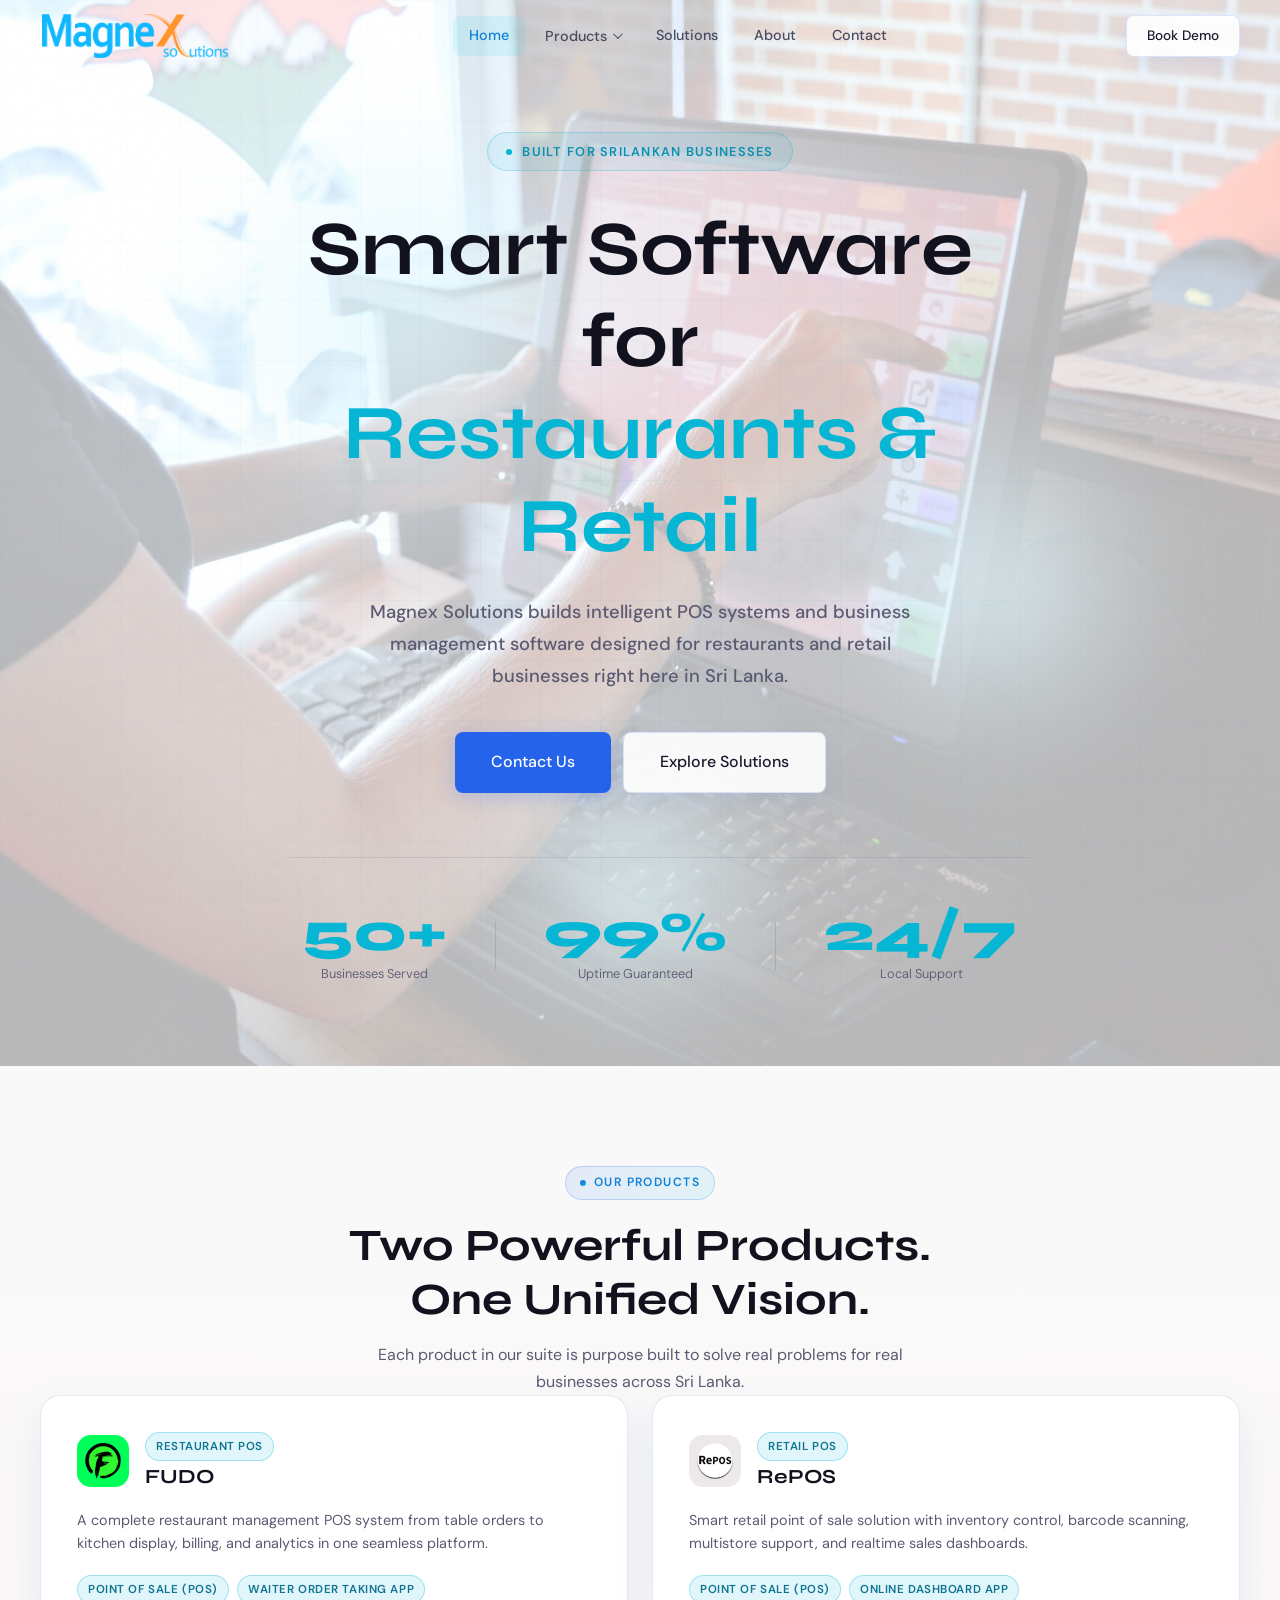
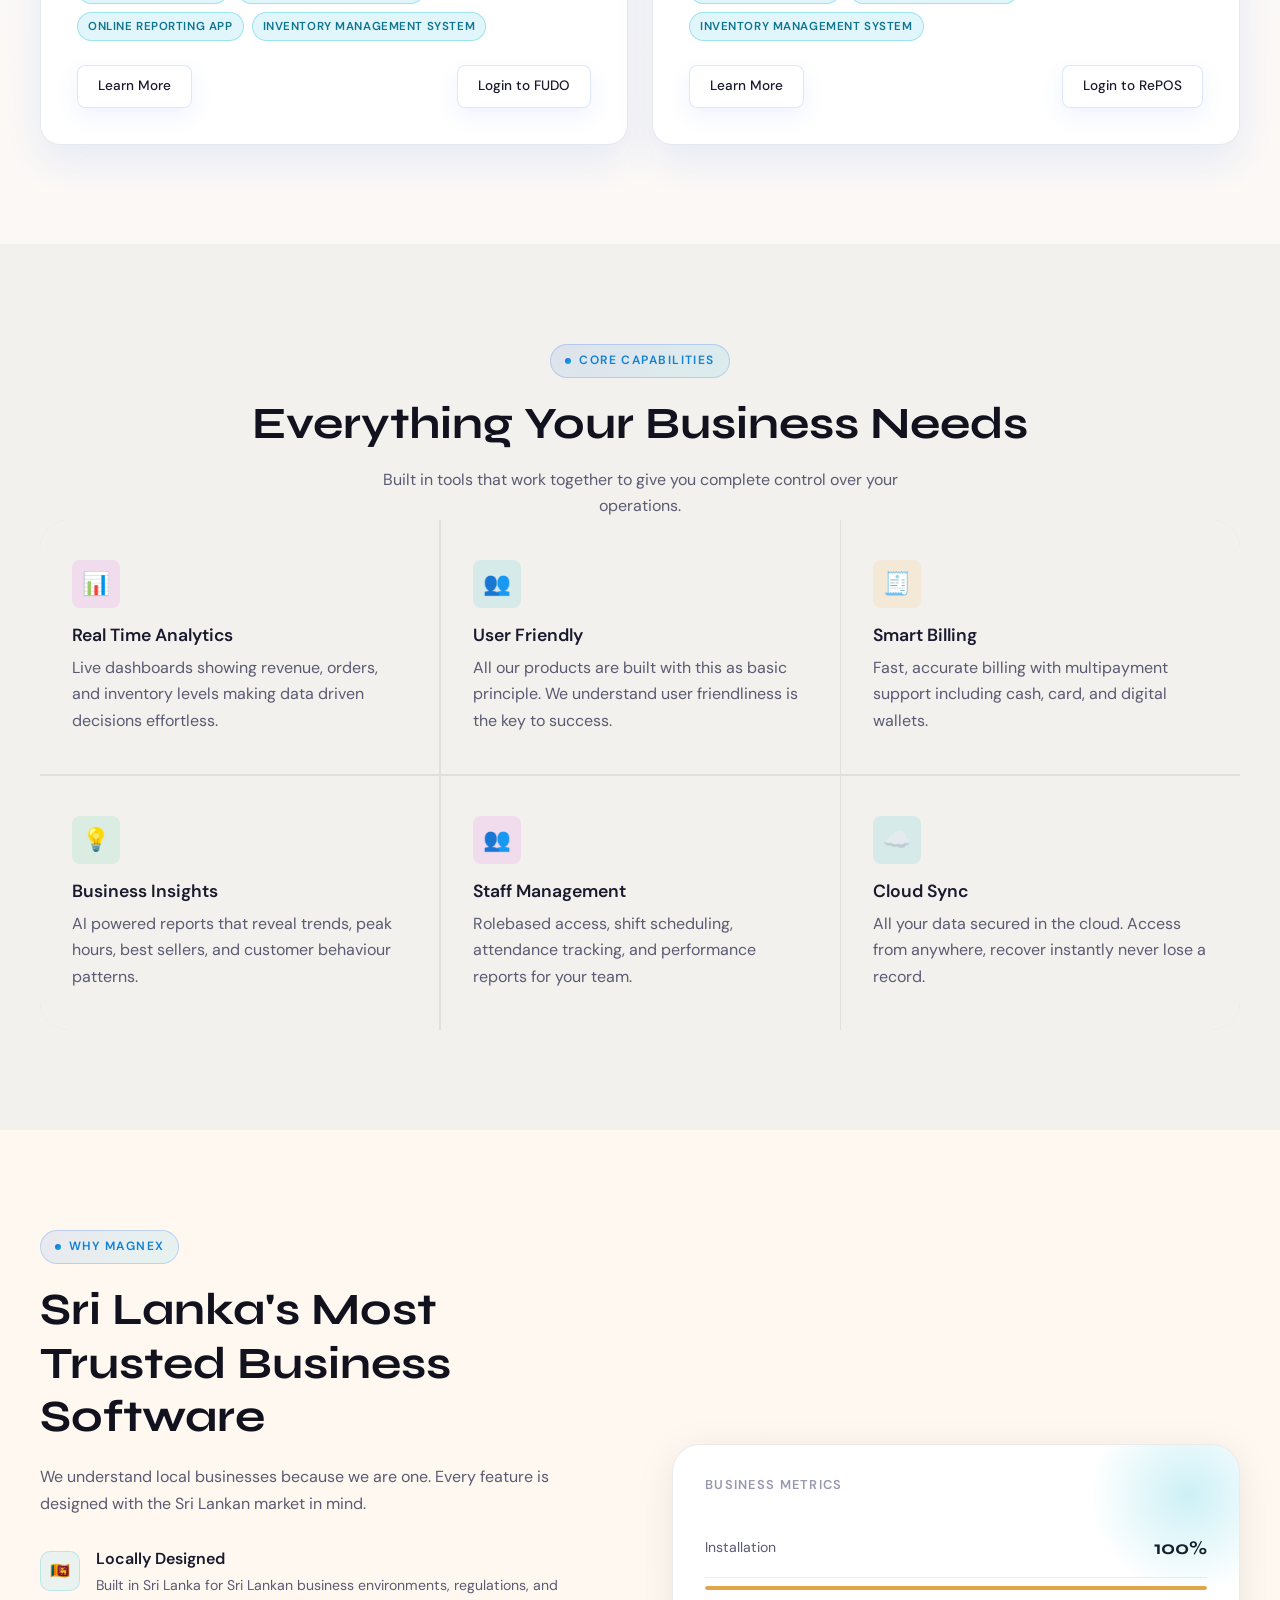
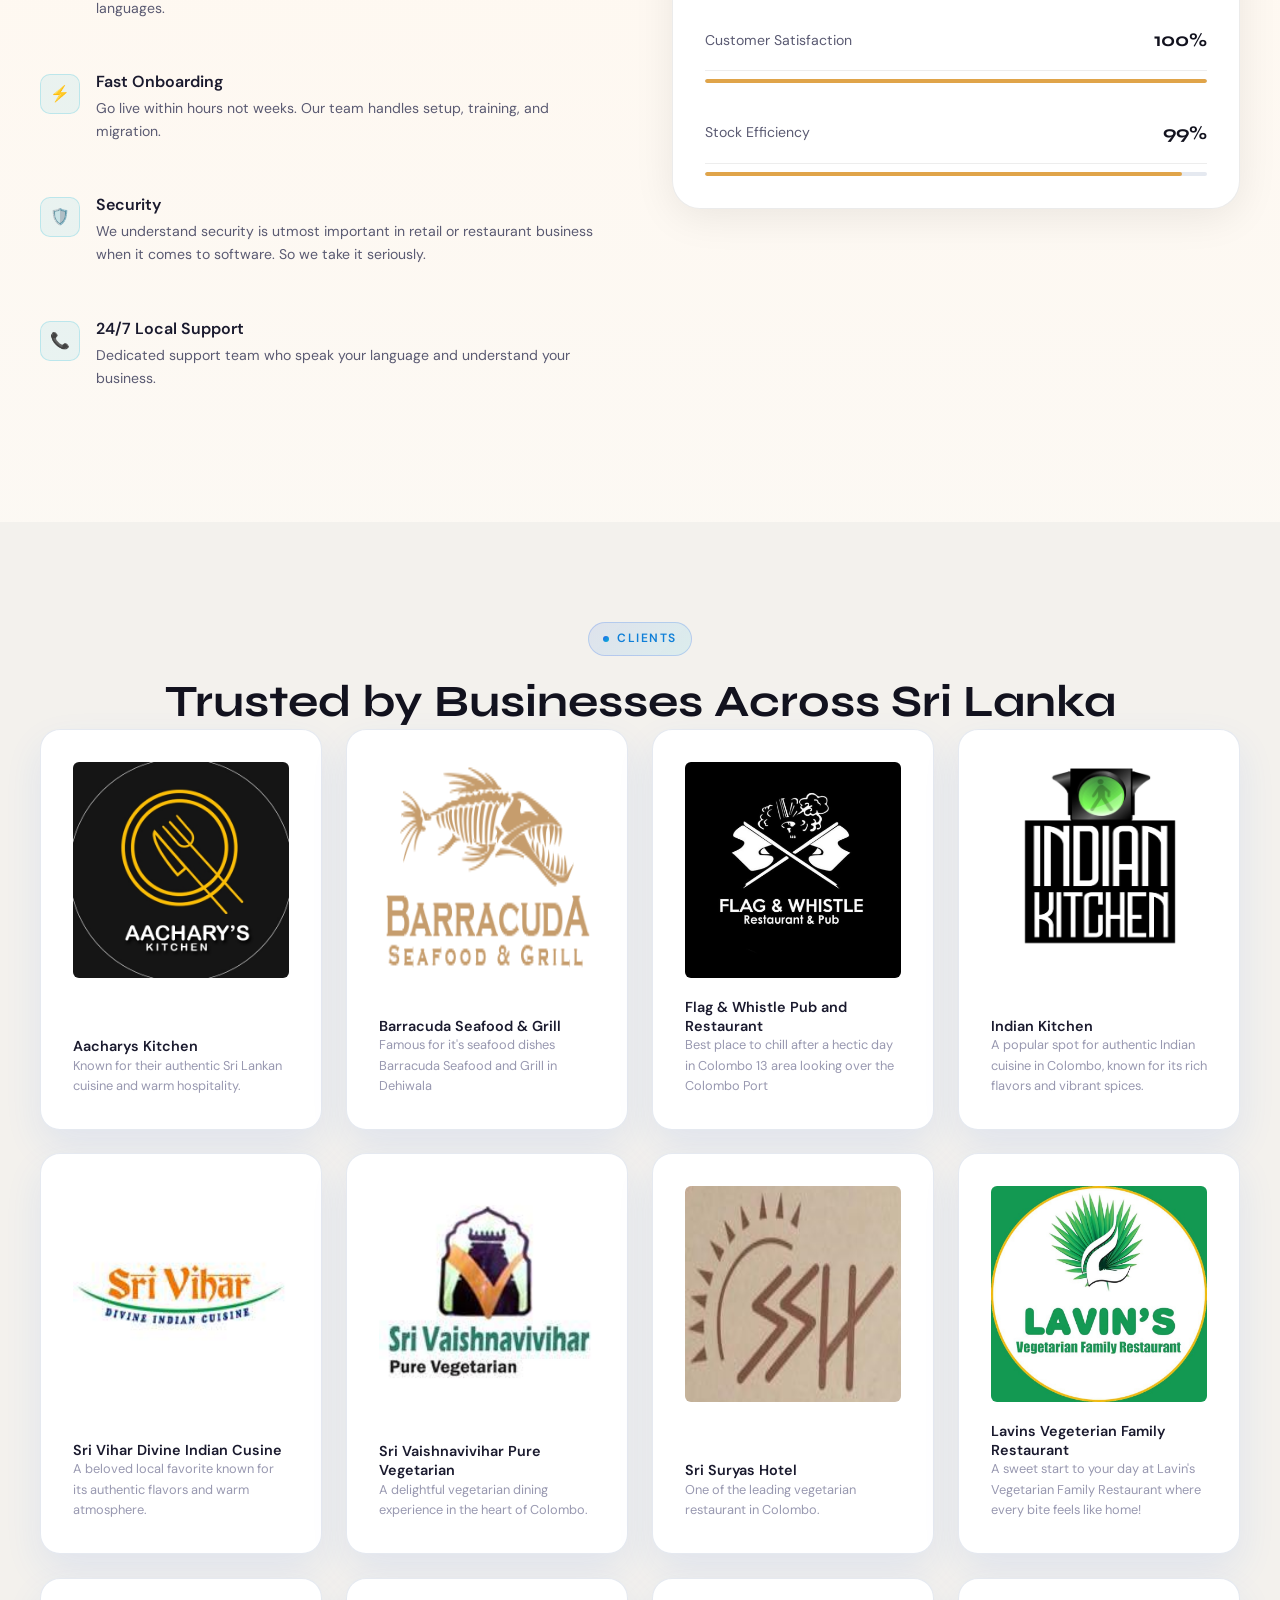
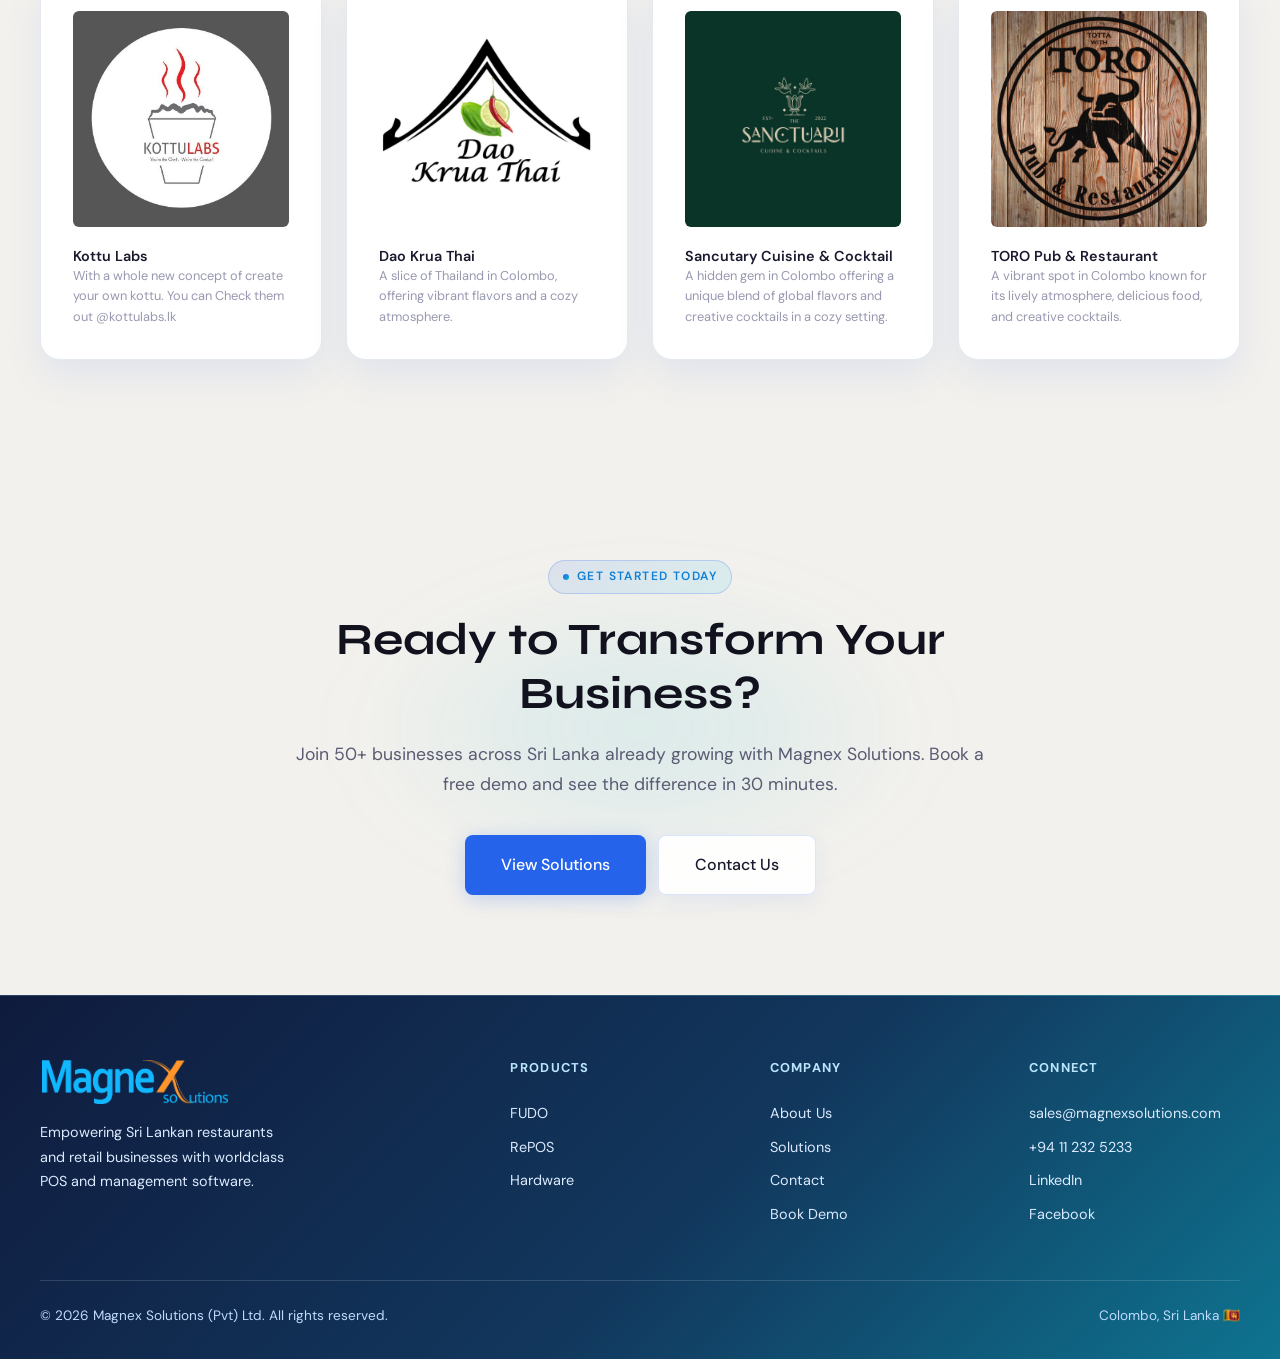
<file: index.html>
<!doctype html>
<html lang="en">
  <head>
    <meta charset="UTF-8" />
    <meta name="viewport" content="width=device-width, initial-scale=1.0" />
    <meta
      name="description"
      content="Magnex Solutions — Smart POS systems and business management software for restaurants and retail businesses in Sri Lanka."
    />
    <title>MagneX Solutions - Smart Software for Restaurants & Retail</title>
    <link rel="stylesheet" href="assets/css/style.css" />
    <style>
      
      /* Hero */
      .hero {
        min-height: 100vh;
        display: flex;
        align-items: center;
        position: relative;
        overflow: hidden;
        padding: calc(var(--nav-height) + 60px) 0 80px;
      }

      .hero__bg {
        position: absolute;
        inset: 0;
        z-index: 0;
      }

      .hero__bg::before {
        content: "";
        position: absolute;
        inset: 0;
        background-image: url("assets/images/pos fudo.jpg");
        background-size: cover;
        background-position: center; 
        z-index: 0;
      }

      .hero__bg::after {
        content: "";
        position: absolute;
        inset: 0;
        background: linear-gradient(
          100deg,
          rgba(255, 255, 255, 0.705) 0%,
          rgba(255, 255, 255, 0.705) 50%,
          rgba(255, 255, 255, 0.705) 100%
        );
        z-index: 1;
      }

      .hero__bg > * {
        z-index: 2;
      }

      .hero__orb1 {
        position: absolute;
        top: 10%;
        left: 15%;
        width: 420px;
        height: 420px;
        background: radial-gradient(circle, #e0f8ff 0%, transparent 70%);
        filter: blur(60px);
        animation: heroDrift 13s ease-in-out infinite;
      }

      .hero__orb2 {
        position: absolute;
        top: 40%;
        right: 10%;
        width: 320px;
        height: 320px;
        background: radial-gradient(circle, #e0f8ff, transparent 70%);
        filter: blur(60px);
        animation: heroDrift 16s 1s ease-in-out infinite reverse;
      }

      .hero__orb3 {
        position: absolute;
        bottom: 5%;
        left: 40%;
        width: 250px;
        height: 250px;
        background: radial-gradient(circle, #e0f8ff, transparent 70%);
        filter: blur(50px);
        animation: heroDriftSmall 12s 0.5s ease-in-out infinite;
      }

      /* Grid overlay */
      .hero__grid {
        position: absolute;
        inset: 0;
        background-image:
          linear-gradient(rgba(6, 182, 212, 0.06) 1px, transparent 1px),
          linear-gradient(90deg, rgba(6, 182, 212, 0.06) 1px, transparent 1px);
        background-size: 60px 60px;
        mask-image: radial-gradient(
          ellipse 80% 80% at 50% 50%,
          black 0%,
          transparent 100%
        );
        animation: gridPan 22s linear infinite;
      }

      .hero__inner {
        position: relative;
        z-index: 1;
        max-width: 780px;
        margin: 0 auto;
        text-align: center;
      }

      .hero__eyebrow {
        display: inline-flex;
        align-items: center;
        gap: 10px;
        font-size: 0.8rem;
        font-weight: 600;
        letter-spacing: 0.1em;
        text-transform: uppercase;
        color: #0891b2;
        background: rgba(6, 182, 212, 0.08);
        border: 1px solid rgba(6, 182, 212, 0.25);
        padding: 8px 18px;
        border-radius: 100px;
        margin-bottom: 32px;
        animation: fadeUp 0.6s ease both;
      }

      .hero__eyebrow .dot {
        width: 6px;
        height: 6px;
        background: #06b6d4;
        border-radius: 50%;
        animation: pulse 2s infinite;
      }

      .hero h1 {
        font-size: clamp(2.8rem, 6vw, 5rem);
        margin-bottom: 24px;
        animation: fadeUp 0.7s 0.1s ease both;
      }

      .hero p {
        font-size: 1.15rem;
        max-width: 580px;
        margin: 0 auto 40px;
        line-height: 1.75;
        animation: fadeUp 0.7s 0.2s ease both;
      }

      .hero .btn-group {
        justify-content: center;
        animation: fadeUp 0.7s 0.3s ease both;
      }

      .hero__stats {
        display: flex;
        align-items: center;
        justify-content: center;
        gap: 48px;
        margin-top: 64px;
        margin-left: 40px;
        padding-top: 48px;
        border-top: 1px solid var(--border-subtle);
        animation: fadeUp 0.7s 0.4s ease both;
      }

      .hero__stat {
        text-align: center;
      }

      .hero__stat-number {
        font-family: "Syne", sans-serif;
        font-size: 3.4rem;
        font-weight: 780;
        background: #06b6d4;
        -webkit-background-clip: text;
        -webkit-text-fill-color: transparent;
        background-clip: text;
        line-height: 1;
        margin-bottom: 3px;
      }

      .hero__stat p {
        font-size: 0.8rem;
        font-weight: 350;
        color: #5c5c73;
        margin: 0;
      }

      .hero__stat-divider {
        width: 1px;
        height: 48px;
        background: var(--border-subtle);
      }

      /* Products Section */
      .products-grid {
        display: grid;
        grid-template-columns: repeat(2, minmax(0, 1fr));
        gap: 24px;
      }

      .product-card {
        padding: 36px;
      }

      .product-card__header {
        display: flex;
        align-items: center;
        gap: 16px;
        margin-bottom: 20px;
      }

      .product-logo {
        width: 52px;
        height: 52px;
        border-radius: 14px;
        display: flex;
        align-items: center;
        justify-content: center;
        font-family: "Syne", sans-serif;
        font-weight: 800;
        font-size: 1rem;
        letter-spacing: -0.5px;
        flex-shrink: 0;
      }

      .product-logo--fudo {
        background: #00ff58;
        color: #000000;
      }
      .product-logo__icon {
        width: 36px;
        height: 36px;
        object-fit: contain;
      }
      .product-logo--repos {
        background: #ede9e9;
        color: #000000;
      }
      .product-logo--rateus {
        background: cyan;
        color: #000000;
      }
      .product-logo--finx {
        background: cyan;
        color: #000000;
      }

      .product-card h3 {
        font-size: 1.25rem;
        margin-bottom: 8px;
      }
      .product-card p {
        font-size: 0.9rem;
        margin-bottom: 20px;
      }

      .product-tags {
        display: flex;
        flex-wrap: wrap;
        gap: 8px;
        margin-bottom: 24px;
      }

      .product-card__actions {
        display: flex;
        align-items: center;
        justify-content: space-between;
        gap: 12px;
        flex-wrap: wrap;
      }

      .product-card__login {
        margin-left: auto;
      }

      /* Features Section */
      .features-section {
        background: #f3f1ed;
      }

      .features-grid {
        display: grid;
        grid-template-columns: repeat(3, minmax(0, 1fr));
        gap: 2px;
        background: rgba(0, 0, 0, 0.07);
        border-radius: var(--radius-xl);
        overflow: hidden;
      }

      .feature-item {
        background: #f3f1ed;
        padding: 40px 32px;
        transition: var(--transition);
      }

      .feature-item:hover {
        background: var(--bg-card);
        transform: translateY(-4px);
      }

      .feature-item .card__icon {
        margin-bottom: 16px;
      }
      .feature-item h4 {
        margin-bottom: 8px;
        color: var(--text-primary);
      }

      /* Why Choose Us */
      .why-grid {
        display: grid;
        grid-template-columns: repeat(2, minmax(0, 1fr));
        gap: 64px;
        align-items: center;
      }

      .why-left h2 {
        margin-bottom: 20px;
      }
      .why-left p {
        margin-bottom: 32px;
      }

      .why-points {
        display: flex;
        flex-direction: column;
        gap: 20px;
      }

      .why-point {
        display: flex;
        gap: 16px;
        align-items: flex-start;
      }

      .why-point-icon {
        width: 40px;
        height: 40px;
        border-radius: 10px;
        background: var(--accent-subtle);
        border: 1px solid var(--border);
        display: flex;
        align-items: center;
        justify-content: center;
        font-size: 1rem;
        flex-shrink: 0;
        margin-top: 2px;
      }

      .why-point h4 {
        margin-bottom: 4px;
        font-size: 1rem;
      }
      .why-point p {
        font-size: 0.88rem;
      }

      .why-visual {
        position: relative;
      }

      .why-visual-card {
        background: #ffffff;
        border: 1px solid rgba(0, 0, 0, 0.08);
        border-radius: var(--radius-xl);
        padding: 32px;
        position: relative;
        overflow: hidden;
        box-shadow: 0 8px 40px rgba(0, 0, 0, 0.08);
      }

      .why-visual-card::before {
        content: "";
        position: absolute;
        top: -50px;
        right: -50px;
        width: 200px;
        height: 200px;
        background: radial-gradient(
          circle,
          rgba(6, 182, 212, 0.2),
          transparent 70%
        );
      }

      .metric-row {
        display: flex;
        align-items: center;
        justify-content: space-between;
        padding: 14px 0;
        border-bottom: 1px solid rgba(0, 0, 0, 0.07);
      }
      .metric-row:last-child {
        border-bottom: none;
      }

      .metric-label {
        font-size: 0.88rem;
        color: var(--text-secondary);
      }
      .metric-value {
        font-family: "Syne", sans-serif;
        font-weight: 700;
        font-size: 1.2rem;
        color: var(--text-primary);
      }

      .metric-bar {
        width: 100%;
        height: 4px;
        background: var(--border-subtle);
        border-radius: 2px;
        margin-top: 8px;
        overflow: hidden;
      }

      .metric-fill {
        height: 100%;
        border-radius: 2px;
        background: #e0a449;
      }

      @keyframes heroDrift {
        0%, 100% { transform: translate3d(0, 0, 0) scale(1); }
        50% { transform: translate3d(22px, -18px, 0) scale(1.06); }
      }

      @keyframes heroDriftSmall {
        0%, 100% { transform: translate3d(0, 0, 0) scale(1); }
        50% { transform: translate3d(-18px, 16px, 0) scale(1.08); }
      }

      @keyframes gridPan {
        from { background-position: 0 0; }
        to { background-position: 60px 60px; }
      }

      /* Testimonials */
      .testimonials-grid {
        display: grid;
        grid-template-columns: repeat(auto-fit, minmax(260px, 1fr));
        gap: 24px;
        align-items: stretch;
      }

      .testimonial-card {
        padding: 32px;
        height: 100%;
        display: flex;
        flex-direction: column;
      }

      .testimonial-pic {
        display: block;
        width: 100%;
        aspect-ratio: 4 / 4;
        object-fit: auto-fit;
        border-radius: 6px;
        margin-bottom: 20px;
      }

      .testimonial-author {
        margin-top: auto;
      }

      /* CTA Section */
      .cta-bg {
        position: absolute;
        inset: 0;
        z-index: 0;
      }

      .cta-bg__orb1 {
        position: absolute;
        top: 50%;
        left: 50%;
        transform: translate(-50%, -50%);
        width: 600px;
        height: 300px;
        background: radial-gradient(
          ellipse,
          rgba(6, 182, 212, 0.12) 0%,
          transparent 70%
        );
        filter: blur(40px);
      }

      /* Floating label */
      .hero__scroll-hint {
        position: absolute;
        bottom: 32px;
        left: 50%;
        transform: translateX(-50%);
        display: flex;
        flex-direction: column;
        align-items: center;
        gap: 8px;
        font-size: 0.75rem;
        color: var(--text-muted);
        animation: fadeUp 1s 0.8s ease both;
      }

      .scroll-arrow {
        width: 20px;
        height: 30px;
        border: 2px solid var(--border);
        border-radius: 10px;
        position: relative;
      }

      .scroll-arrow::after {
        content: "";
        position: absolute;
        top: 6px;
        left: 50%;
        transform: translateX(-50%);
        width: 4px;
        height: 8px;
        background: #06b6d4;
        border-radius: 2px;
        animation: float 1.5s infinite;
      }

      @media (max-width: 1024px) {
        .features-grid {
          grid-template-columns: repeat(2, minmax(0, 1fr));
        }
        .why-grid {
          gap: 44px;
        }
      }

      @media (max-width: 768px) {
        .hero {
          min-height: auto;
          padding: calc(var(--nav-height) + 48px) 0 64px;
        }
        .hero h1 br {
          display: none;
        }
        .hero p {
          font-size: 1rem;
        }
        .products-grid {
          grid-template-columns: 1fr;
        }
        .features-grid {
          grid-template-columns: 1fr;
        }
        .testimonials-grid {
          grid-template-columns: 1fr;
        }
        .why-grid {
          grid-template-columns: 1fr;
          gap: 40px;
        }
        .hero__stats {
          gap: 24px;
          margin-top: 44px;
          padding-top: 36px;
        }
        .hero__stat-number {
          font-size: 1.8rem;
        }
      }

      @media (max-width: 480px) {
        .hero__eyebrow {
          margin-bottom: 24px;
          padding: 7px 12px;
          font-size: 0.68rem;
          letter-spacing: 0.08em;
        }
        .hero__stats {
          display: grid;
          grid-template-columns: 1fr;
          gap: 20px;
        }
        .hero__stat-divider {
          display: none;
        }
        .product-card {
          padding: 24px;
        }
        .product-card__header {
          align-items: flex-start;
        }
        .product-card__actions {
          align-items: stretch;
          flex-direction: column;
        }
        .product-card__actions .btn {
          justify-content: center;
          width: 100%;
        }
        .product-card__login {
          margin-left: 0;
        }
        .feature-item {
          padding: 28px 24px;
        }
        .why-visual-card {
          padding: 24px;
        }
        .metric-row {
          align-items: flex-start;
          gap: 12px;
        }
        .metric-value {
          text-align: right;
        }
      }
    </style>
  </head>
  <body>
    <div class="noise-overlay"></div>

    <!-- ── NAVIGATION ──────────────────────────────────────────── -->
    <nav class="nav">
      <div class="container">
        <div class="nav__inner">
          <a href="index.html" class="nav__logo">
            <div class="nav__logo-icon nav__logo-icon--image">
              <img
                src="assets/images/icons/logo.png"
                alt="Magnex Solutions logo"
                class="nav__logo-img"
              />
            </div>
          </a>

          <ul class="nav__links">
            <li class="nav__item"><a href="index.html" class="nav__link">Home</a></li>
            <li class="nav__item">
              <button type="button" class="nav__link nav__link--dropdown">Products</button>
              <div class="nav__dropdown">
                <a href="fudo.html" class="nav__dropdown-link">FUDO</a>
                <a href="repos.html" class="nav__dropdown-link">RePOS</a>
                <a href="hardware.html" class="nav__dropdown-link">Hardware</a>
                <!--<a href="rateus.html" class="nav__dropdown-link">RateUS</a>-->
                <!-- <a href="finx.html" class="nav__dropdown-link">FinX</a> -->
              </div>
            </li>
            <li class="nav__item"><a href="solutions.html" class="nav__link">Solutions</a></li>
            <li class="nav__item"><a href="about.html" class="nav__link">About</a></li>
            <li class="nav__item"><a href="contact.html" class="nav__link">Contact</a></li>
          </ul>

          <div class="nav__actions">
            <a href="contact.html" class="btn btn-secondary btn-sm"
              >Book Demo</a
            >
            <!--<a href="contact.html#demo" class="btn btn-primary btn-sm"
              >Book Demo</a
            >-->
          </div>

          <button class="nav__hamburger" aria-label="Toggle menu">
            <span></span><span></span><span></span>
          </button>
        </div>
      </div>
    </nav>

    <!-- Mobile Menu -->
    <div class="nav__mobile">
      <a href="index.html" class="nav__link">Home</a>
      
      <div class="nav__mobile-products">
        <a href="fudo.html" class="nav__link">FUDO</a>
        <a href="repos.html" class="nav__link">RePOS</a>
        <a href="hardware.html" class="nav__link">Hardware</a>
        <!--<a href="rateus.html" class="nav__link">RateUS</a>
        <a href="finx.html" class="nav__link">FinX</a> -->
      </div>
      <a href="solutions.html" class="nav__link">Solutions</a>
      <a href="about.html" class="nav__link">About</a>
      <a href="contact.html" class="nav__link">Contact</a>
      <!--<a href="contact.html#demo" class="btn btn-primary">Book a Free Demo</a>-->
    </div>

    <!-- ── HERO ─────────────────────────────────────────────────── -->
    <section class="hero">
      <div class="hero__bg">
        <div class="hero__orb1"></div>
        <div class="hero__orb2"></div>
        <div class="hero__orb3"></div>
        <div class="hero__grid"></div>
      </div>

      <div class="container">
        <div class="hero__inner">
          <div class="hero__eyebrow">
            <span class="dot"></span>
            Built for SriLankan Businesses
          </div>

          <h1>
            Smart Software for<br />
            <span class="gradient-text">Restaurants &amp; Retail</span>
          </h1>

          <p style="font-weight: 500;">
            Magnex Solutions builds intelligent POS systems and business
            management software designed for restaurants and retail businesses
            right here in Sri Lanka.
          </p>

          <div class="btn-group">
            <a href="contact.html#demo" class="btn btn-primary btn-lg">
              Contact Us
            </a>
            <a href="solutions.html" class="btn btn-secondary btn-lg">
              Explore Solutions
            </a>
          </div>

          <div class="hero__stats">
            <div class="hero__stat">
              <div class="hero__stat-number">
                <span data-counter data-target="50" data-suffix="+">50+</span>
              </div>
              <p>Businesses Served</p>
            </div>
            <div
              class="hero__stat-divider"
              style="background: rgba(0, 0, 0, 0.1)"
            ></div>
            <div class="hero__stat">
              <div class="hero__stat-number">
                <span data-counter data-target="99" data-suffix="%">99%</span>
              </div>
              <p>Uptime Guaranteed</p>
            </div>
            <div
              class="hero__stat-divider"
              style="background: rgba(0, 0, 0, 0.1)"
            ></div>
            <div class="hero__stat">
              <div class="hero__stat-number">
                <span data-counter data-target="24" data-suffix="/7">24/7</span>
              </div>
              <p>Local Support</p>
            </div>
          </div>
        </div>
      </div>
    </section>

    <!-- ── PRODUCTS OVERVIEW ─────────────────────────────────────── -->
    <section class="section" id="products">
      <div class="container">
        <div class="text-center mb-5">
          <span class="section-label">Our Products</span>
          <h2>Two Powerful Products.<br />One Unified Vision.</h2>
          <p style="max-width: 560px; margin: 16px auto 0">
            Each product in our suite is purpose built to solve real problems
            for real businesses across Sri Lanka.
          </p>
        </div>

        <div class="products-grid">
          <!-- FUDO -->
          <div class="card product-card reveal">
            <div class="product-card__header">
              <div class="product-logo product-logo--fudo">
                <img
                  src="assets/images/icons/fudo.ico"
                  alt="FUDO icon"
                  class="product-logo__icon"
                />
              </div>
              <div>
                <div class="badge badge--cyan" style="margin-bottom: 4px">
                  Restaurant POS
                </div>
                <h3 style="margin: 0">FUDO</h3>
              </div>
            </div>
            <p>
              A complete restaurant management POS system from table orders to
              kitchen display, billing, and analytics in one seamless platform.
            </p>
            <div class="product-tags">
              <span class="badge badge--cyan">Point of Sale (POS)</span>
              <span class="badge badge--cyan">Waiter Order Taking App</span>
              <span class="badge badge--cyan">Online Reporting App</span>
              <span class="badge badge--cyan">Inventory Management System</span>
            </div>
            <div class="product-card__actions">
              <a href="fudo.html" class="btn btn-secondary btn-sm"
                >Learn More</a
              >

              <a
                href="https://fudo.magnexsolutions.com/login"
                class="btn btn-secondary btn-sm product-card__login"
                >Login to FUDO</a
              >
            </div>
          </div>

          <!-- RePOS -->
          <div class="card product-card reveal">
            <div class="product-card__header">
              <div class="product-logo product-logo--repos">
                <img
                  src="assets/images/icons/Reposicon.ico"
                  alt="RePOS icon"
                  class="product-logo__icon"
                />
              </div>
              <div>
                <div class="badge badge--cyan" style="margin-bottom: 4px">
                  Retail POS
                </div>
                <h3 style="margin: 0">RePOS</h3>
              </div>
            </div>
            <p>
              Smart retail point of sale solution with inventory control,
              barcode scanning, multistore support, and realtime sales
              dashboards.
            </p>
            <div class="product-tags">
              <span class="badge badge--cyan">Point of Sale (POS)</span>
              <span class="badge badge--cyan">Online Dashboard App</span>
              <span class="badge badge--cyan">Inventory Management System</span>
            </div>
            <div class="product-card__actions">
              <a href="repos.html" class="btn btn-secondary btn-sm"
                >Learn More</a
              >
              <a
                href="https://repos.magnexsolutions.com"
                class="btn btn-secondary btn-sm product-card__login"
                >Login to RePOS</a
              >
            </div>
          </div>

          <!-- RateUS
          <div class="card product-card reveal">
            <div class="product-card__header">
              <div class="product-logo product-logo--rateus">R★</div>
              <div>
                <div class="badge badge--cyan" style="margin-bottom: 4px">
                  Customer Feedback
                </div>
                <h3 style="margin: 0">RateUS</h3>
              </div>
            </div>
            <p>
              Collect, analyse, and act on customer feedback in real time. Build
              loyalty and reputation while identifying areas for improvement.
            </p>
            <div class="product-tags">
              <span class="badge badge--cyan"
                >Customer Feedback capturing system</span
              >
              <span class="badge badge--cyan">Insights</span>
            </div>
            <a href="rateus.html" class="btn btn-secondary btn-sm"
              >Learn More →</a
            >
          </div>

           FinX 
          <div class="card product-card reveal">
            <div class="product-card__header">
              <div class="product-logo product-logo--finx">FX</div>
              <div>
                <div class="badge badge--cyan" style="margin-bottom: 4px">
                  Finance & Accounting
                </div>
                <h3 style="margin: 0">FinX</h3>
              </div>
            </div>
            <p>
              Financial Accounting System which could work with retail or
              restaurant management system.
            </p>
            <div class="product-tags">
              <span class="badge badge--cyan">Invoicing</span>
              <span class="badge badge--cyan">Payroll</span>
              <span class="badge badge--cyan">Tax Reports</span>
            </div>
            <a href="finx.html" class="btn btn-secondary btn-sm"
              >Learn More →</a
            >
          </div> -->
        </div>
    </section>

    <!-- ── FEATURES ──────────────────────────────────────────────── -->
    <section class="section features-section" id="features">
      <div class="container">
        <div class="text-center mb-5">
          <span class="section-label">Core Capabilities</span>
          <h2>Everything Your Business Needs</h2>
          <p style="max-width: 520px; margin: 16px auto 0">
            Built in tools that work together to give you complete control over
            your operations.
          </p>
        </div>

        <div class="features-grid reveal">
          <div class="feature-item">
            <div class="card__icon card__icon--violet">📊</div>
            <h4>Real Time Analytics</h4>
            <p>
              Live dashboards showing revenue, orders, and inventory levels
              making data driven decisions effortless.
            </p>
          </div>
          <div class="feature-item">
            <div class="card__icon card__icon--cyan">👥</div>
            <h4>User Friendly</h4>
            <p>
              All our products are built with this as basic principle. We
              understand user friendliness is the key to success.
            </p>
          </div>
          <div class="feature-item">
            <div
              class="card__icon card__icon--amber"
              style="background: rgba(245, 158, 11, 0.1)"
            >
              🧾
            </div>
            <h4>Smart Billing</h4>
            <p>
              Fast, accurate billing with multipayment support including cash,
              card, and digital wallets.
            </p>
          </div>
          <div class="feature-item">
            <div
              class="card__icon card__icon--green"
              style="background: rgba(16, 185, 129, 0.1)"
            >
              💡
            </div>
            <h4>Business Insights</h4>
            <p>
              AI powered reports that reveal trends, peak hours, best sellers,
              and customer behaviour patterns.
            </p>
          </div>
          <div class="feature-item">
            <div class="card__icon card__icon--violet">👥</div>
            <h4>Staff Management</h4>
            <p>
              Rolebased access, shift scheduling, attendance tracking, and
              performance reports for your team.
            </p>
          </div>
          <div class="feature-item">
            <div class="card__icon card__icon--cyan">☁️</div>
            <h4>Cloud Sync</h4>
            <p>
              All your data secured in the cloud. Access from anywhere, recover
              instantly never lose a record.
            </p>
          </div>
        </div>
      </div>
    </section>

    <!-- ── WHY CHOOSE US ─────────────────────────────────────────── -->
    <section class="section" id="why">
      <div class="container">
        <div class="why-grid">
          <div class="why-left reveal">
            <span class="section-label">Why Magnex</span>
            <h2>Sri Lanka's Most Trusted Business Software</h2>
            <p>
              We understand local businesses because we are one. Every feature
              is designed with the Sri Lankan market in mind.
            </p>

            <div class="why-points">
              <div class="why-point">
                <div
                  class="why-point-icon"
                  style="
                    background: rgba(6, 182, 212, 0.08);
                    border-color: rgba(6, 182, 212, 0.2);
                  "
                >
                  🇱🇰
                </div>
                <div>
                  <h4>Locally Designed</h4>
                  <p>
                    Built in Sri Lanka for Sri Lankan business environments,
                    regulations, and languages.
                  </p>
                </div>
              </div>
              <div class="why-point">
                <div
                  class="why-point-icon"
                  style="
                    background: rgba(6, 182, 212, 0.08);
                    border-color: rgba(6, 182, 212, 0.2);
                  "
                >
                  ⚡
                </div>
                <div>
                  <h4>Fast Onboarding</h4>
                  <p>
                    Go live within hours not weeks. Our team handles setup,
                    training, and migration.
                  </p>
                </div>
              </div>
              <div class="why-point">
                <div
                  class="why-point-icon"
                  style="
                    background: rgba(6, 182, 212, 0.08);
                    border-color: rgba(6, 182, 212, 0.2);
                  "
                >
                  🛡️
                </div>
                <div>
                  <h4>Security</h4>
                  <p>
                    We understand security is utmost important in retail or
                    restaurant business when it comes to software. So we take it
                    seriously.
                  </p>
                </div>
              </div>
              <div class="why-point">
                <div
                  class="why-point-icon"
                  style="
                    background: rgba(6, 182, 212, 0.08);
                    border-color: rgba(6, 182, 212, 0.2);
                  "
                >
                  📞
                </div>
                <div>
                  <h4>24/7 Local Support</h4>
                  <p>
                    Dedicated support team who speak your language and
                    understand your business.
                  </p>
                </div>
              </div>
            </div>
          </div>

          <div class="why-visual reveal">
            <div class="why-visual-card">
              <h4
                style="
                  margin-bottom: 24px;
                  color: var(--text-muted);
                  font-size: 0.8rem;
                  text-transform: uppercase;
                  letter-spacing: 0.1em;
                "
              >
                Business Metrics
              </h4>
             <!-- <div class="metric-row">
                <span class="metric-label" style="color: #5a5a72"
                  >Today's Revenue</span
                >
                <span
                  class="metric-value"
                  style="color: #12121e"
                  style="color: #67e8f9"
                  >LKR 140,000</span
                >
              </div> 
              <div class="metric-bar">
                <div class="metric-fill" style="width: 78%"></div>
              </div>-->

              <div class="metric-row" style="margin-top: 20px">
                <span class="metric-label" style="color: #5a5a72"
                  >Installation</span
                >
                <span class="metric-value" style="color: #12121e">100%</span>
              </div>
              <div class="metric-bar">
                <div class="metric-fill" style="width: 100%"></div>
              </div>

              <div class="metric-row" style="margin-top: 20px">
                <span class="metric-label" style="color: #5a5a72"
                  >Customer Satisfaction</span
                >
                <span
                  class="metric-value"
                  style="color: #12121e"
                  style="color: #67e8f9"
                  >100%</span
                >
              </div>
              <div class="metric-bar">
                <div
                  class="metric-fill"
                  style="width: 100%; background: #e0a449"
                ></div>
              </div>

              <div class="metric-row" style="margin-top: 20px">
                <span class="metric-label" style="color: #5a5a72"
                  >Stock Efficiency</span
                >
                <span
                  class="metric-value"
                  style="color: #12121e"
                  style="color: #67e8f9"
                  >99%</span
                >
              </div>
              <div class="metric-bar">
                <div
                  class="metric-fill"
                  style="width: 95%; background: #e0a449"
                ></div>
              </div>
            </div>
          </div>
        </div>
      </div>
    </section>

    <!-- ── TESTIMONIALS ──────────────────────────────────────────── -->
    <section class="section" style="background: #f3f1ed" id="testimonials">
      <div class="container">
        <div class="text-center mb-5">
          <span class="section-label">Clients</span>
          <h2>Trusted by Businesses Across Sri Lanka</h2>
        </div>

        <div class="testimonials-grid">
          <div class="card testimonial-card reveal">
            <img
              class="testimonial-pic"
              src="assets/images/Brands/Aacharys.jpg"
              alt="Aacharys"
            />
            <div class="testimonial-author">
              <!--<div class="testimonial-avatar">RJ</div> -->
              <div class="testimonial-author-info">
                <h5>Aacharys Kitchen</h5>
                <p>
                  Known for their authentic Sri Lankan cuisine and warm hospitality.
                </p>
              </div>
            </div>
          </div>

          <div class="card testimonial-card reveal">
            <img
              class="testimonial-pic"
              src="assets/images/Brands/Barracuda_Logo.png"
              alt="Barracuda Seafood & Grill"
            />
            <div class="testimonial-author">
              <!--<div class="testimonial-avatar">RJ</div> -->
              <div class="testimonial-author-info">
                <h5>Barracuda Seafood & Grill</h5>
                <p>
                  Famous for it's seafood dishes Barracuda Seafood and Grill in
                  Dehiwala
                </p>
              </div>
            </div>
          </div>

          <div class="card testimonial-card reveal">
            <img
              class="testimonial-pic"
              src="assets/images/Brands/flagandwhistle.png"
              alt="flag and whistle"
            />
            <div class="testimonial-author">
              <!--<div
                class="testimonial-avatar"
                style="background: linear-gradient(135deg, #10b981, #059669)"
              >
                SK
              </div> -->
              <div class="testimonial-author-info">
                <h5>Flag & Whistle Pub and Restaurant</h5>
                <p>
                  Best place to chill after a hectic day in Colombo 13 area
                  looking over the Colombo Port
                </p>
              </div>
            </div>
          </div>
         
          <div class="card testimonial-card reveal">
            <img
              class="testimonial-pic"
              src="assets/images/Brands/indian kitchen.png"
              alt="Indian Kitchen"
            />
            <div class="testimonial-author">
              <!--<div
                class="testimonial-avatar"
                style="background: linear-gradient(135deg, #10b981, #059669)"
              >
                SK
              </div> -->
              <div class="testimonial-author-info">
                <h5>Indian Kitchen</h5>
                <p>
                  A popular spot for authentic Indian cuisine in Colombo, known for its rich flavors and vibrant spices.
                </p>
              </div>
            </div>
          </div>

          <div class="card testimonial-card reveal">
            <img
              class="testimonial-pic"
              src="assets/images/Brands/sri vihar.jpg"
              alt="Sri Vihar"
            />
            <div class="testimonial-author">
              <!--<div
                class="testimonial-avatar"
                style="
                  background: linear-gradient(135deg, var(--cyan), #0284c7);
                "
              >
                NP
              </div> -->
              <div class="testimonial-author-info">
                <h5>Sri Vihar Divine Indian Cusine</h5>
                <p>
                  A beloved local favorite known for its authentic flavors and warm atmosphere.
                </p>
              </div>
            </div>
          </div>
                   
          <div class="card testimonial-card reveal">
            <img
              class="testimonial-pic"
              src="assets/images/Brands/vaishnavi.jpg"
              alt="Vaishnavi"
            />
            <div class="testimonial-author">
              <!--<div
                class="testimonial-avatar"
                style="background: linear-gradient(135deg, #10b981, #059669)"
              >
                SK
              </div> -->
              <div class="testimonial-author-info">
                <h5>Sri Vaishnavivihar Pure Vegetarian</h5>
                <p>A delightful vegetarian dining experience in the heart of Colombo.</p>
              </div>
            </div>
          </div>

          <div class="card testimonial-card reveal">
            <img
              class="testimonial-pic"
              src="assets/images/Brands/srisuryashotel.png"
              alt="Sri Suryas Hotel"
            />
            <div class="testimonial-author">
              <!--<div
                class="testimonial-avatar"
                style="background: linear-gradient(135deg, #10b981, #059669)"
              >
                SK
              </div> -->
              <div class="testimonial-author-info">
                <h5>Sri Suryas Hotel</h5>
                <p>One of the leading vegetarian restaurant in Colombo.</p>
              </div>
            </div>
          </div>

          <div class="card testimonial-card reveal">
            <img
              class="testimonial-pic"
              src="assets/images/Brands/lavins.jpg"
              alt="lavins"
            />
            <div class="testimonial-author">
              <!--<div
                class="testimonial-avatar"
                style="background: linear-gradient(135deg, #10b981, #059669)"
              >
                SK
              </div> -->
              <div class="testimonial-author-info">
                <h5>Lavins Vegeterian Family Restaurant</h5>
                <p>A sweet start to your day at Lavin's Vegetarian Family Restaurant where every bite feels like home! </p>
              </div>
            </div>
          </div>

          <div class="card testimonial-card reveal">
            <img
              class="testimonial-pic"
              src="assets/images/Brands/kottulabs.jpg"
              alt="kottu labs"
            />
            <div class="testimonial-author">
              <!--<div
                class="testimonial-avatar"
                style="
                  background: linear-gradient(135deg, var(--cyan), #0284c7);
                "
              >
                NP
              </div> -->
              <div class="testimonial-author-info">
                <h5>Kottu Labs</h5>
                <p>
                  With a whole new concept of create your own kottu. You can
                  Check them out @kottulabs.lk
                </p>
              </div>
            </div>
          </div>
        
         <div class="card testimonial-card reveal">
            <img
              class="testimonial-pic"
              src="assets/images/Brands/Dao.jpg"
              alt="Dao Krua Thai"
            />
            <div class="testimonial-author">
              <!--<div
                class="testimonial-avatar"
                style="
                  background: linear-gradient(135deg, var(--cyan), #0284c7);
                "
              >
                NP
              </div> -->
              <div class="testimonial-author-info">
                <h5>Dao Krua Thai</h5>
                <p>
                  A slice of Thailand in Colombo, offering vibrant flavors and a cozy atmosphere.
                </p>
              </div>
            </div>
          </div>
          
          <div class="card testimonial-card reveal">
            <img
              class="testimonial-pic"
              src="assets/images/Brands/sanctuari.jpg"
              alt="Sanctuary"
            />
            <div class="testimonial-author">
              <!--<div class="testimonial-avatar">RJ</div> -->
              <div class="testimonial-author-info">
                <h5>Sancutary Cuisine & Cocktail</h5>
                <p>
                  A hidden gem in Colombo offering a unique blend of global flavors and creative cocktails in a cozy setting.
                </p>
              </div>
            </div>
          </div>

          <div class="card testimonial-card reveal">
            <img
              class="testimonial-pic"
              src="assets/images/Brands/TORO.jpg"
              alt="Toro"
            />
            <div class="testimonial-author">
              <!--<div
                class="testimonial-avatar"
                style="background: linear-gradient(135deg, #10b981, #059669)"
              >
                SK
              </div> -->
              <div class="testimonial-author-info">
                <h5>TORO Pub & Restaurant</h5>
                <p>
                  A vibrant spot in Colombo known for its lively atmosphere, delicious food, and creative cocktails.
                </p>
              </div>
            </div>
          </div>
        </div>
      </div>
    </section>

    <!-- ── FINAL CTA ──────────────────────────────────────────────── -->
    <section class="cta-section" style="background: #f3f1ed">
      <div class="cta-bg">
        <div class="cta-bg__orb1"></div>
      </div>
      <div class="container">
        <div class="cta-inner reveal">
          <span class="section-label" style="justify-content: center"
            >Get Started Today</span
          >
          <h2>Ready to Transform Your Business?</h2>
          <p>
            Join 50+ businesses across Sri Lanka already growing with Magnex
            Solutions. Book a free demo and see the difference in 30 minutes.
          </p>
          <div class="btn-group" style="justify-content: center">
            <a href="solutions.html" class="btn btn-primary btn-lg"
              >View Solutions</a
            >
            <a href="contact.html" class="btn btn-secondary btn-lg"
              >Contact Us</a
            >
          </div>
        </div>
      </div>
    </section>

    <!-- ── FOOTER ─────────────────────────────────────────────────── -->
    <footer class="footer">
      <div class="container">
        <div class="footer__grid">
          <div class="footer__brand">
            <a href="index.html" class="nav__logo">
            <div class="nav__logo-icon nav__logo-icon--image">
              <img
                src="assets/images/icons/logo.png"
                alt="Magnex Solutions logo"
                class="nav__logo-img"
              />
            </div>
          </a>
            <p>
              Empowering Sri Lankan restaurants and retail businesses with
              worldclass POS and management software.
            </p>
          </div>
          <div class="footer__col">
            <h5>Products</h5>
            <a href="fudo.html">FUDO</a>
            <a href="repos.html">RePOS</a>
            <a href="hardware.html">Hardware</a>
            <!--<a href="rateus.html">RateUS</a>
            <a href="finx.html">FinX</a>-->
          </div>
          <div class="footer__col">
            <h5>Company</h5>
            <a href="about.html">About Us</a>
            <a href="solutions.html">Solutions</a>
            <a href="contact.html">Contact</a>
            <a href="contact.html#demo">Book Demo</a>
          </div>
          <div class="footer__col">
            <h5>Connect</h5>
            <a href="mailto:sales@magnexsolutions.com"
              >sales@magnexsolutions.com</a
            >
            <a href="tel:+94 11 232 5233">+94 11 232 5233</a>
            <a href="https://www.linkedin.com/company/magnex-solutions/?originalSubdomain=lk">LinkedIn</a>
            <a href="https://www.facebook.com/magnexsolutions/">Facebook</a>
          </div>
        </div>
        <div class="footer__bottom">
          <span>© 2026 Magnex Solutions (Pvt) Ltd. All rights reserved.</span>
          <span>Colombo, Sri Lanka 🇱🇰</span>
        </div>
      </div>
    </footer>

    <script src="assets/js/main.js"></script>
  </body>
</html>
</file>
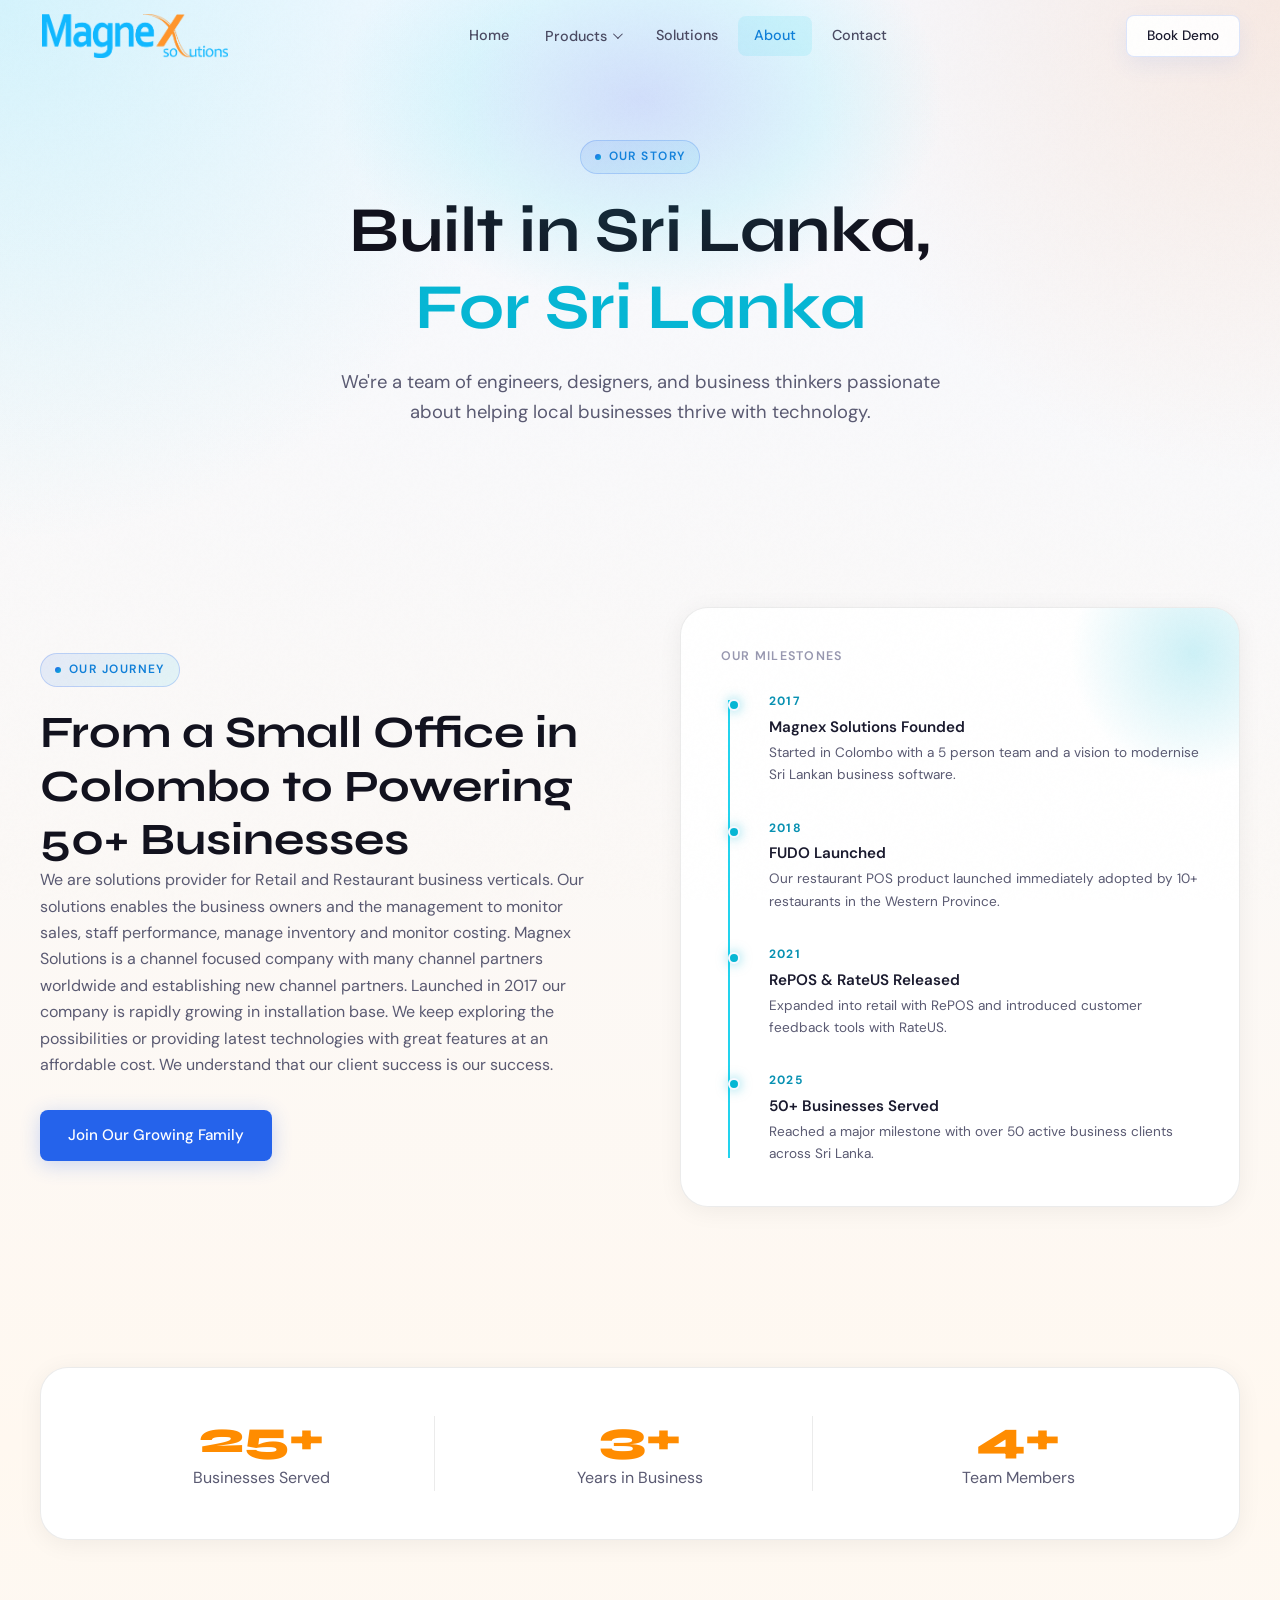
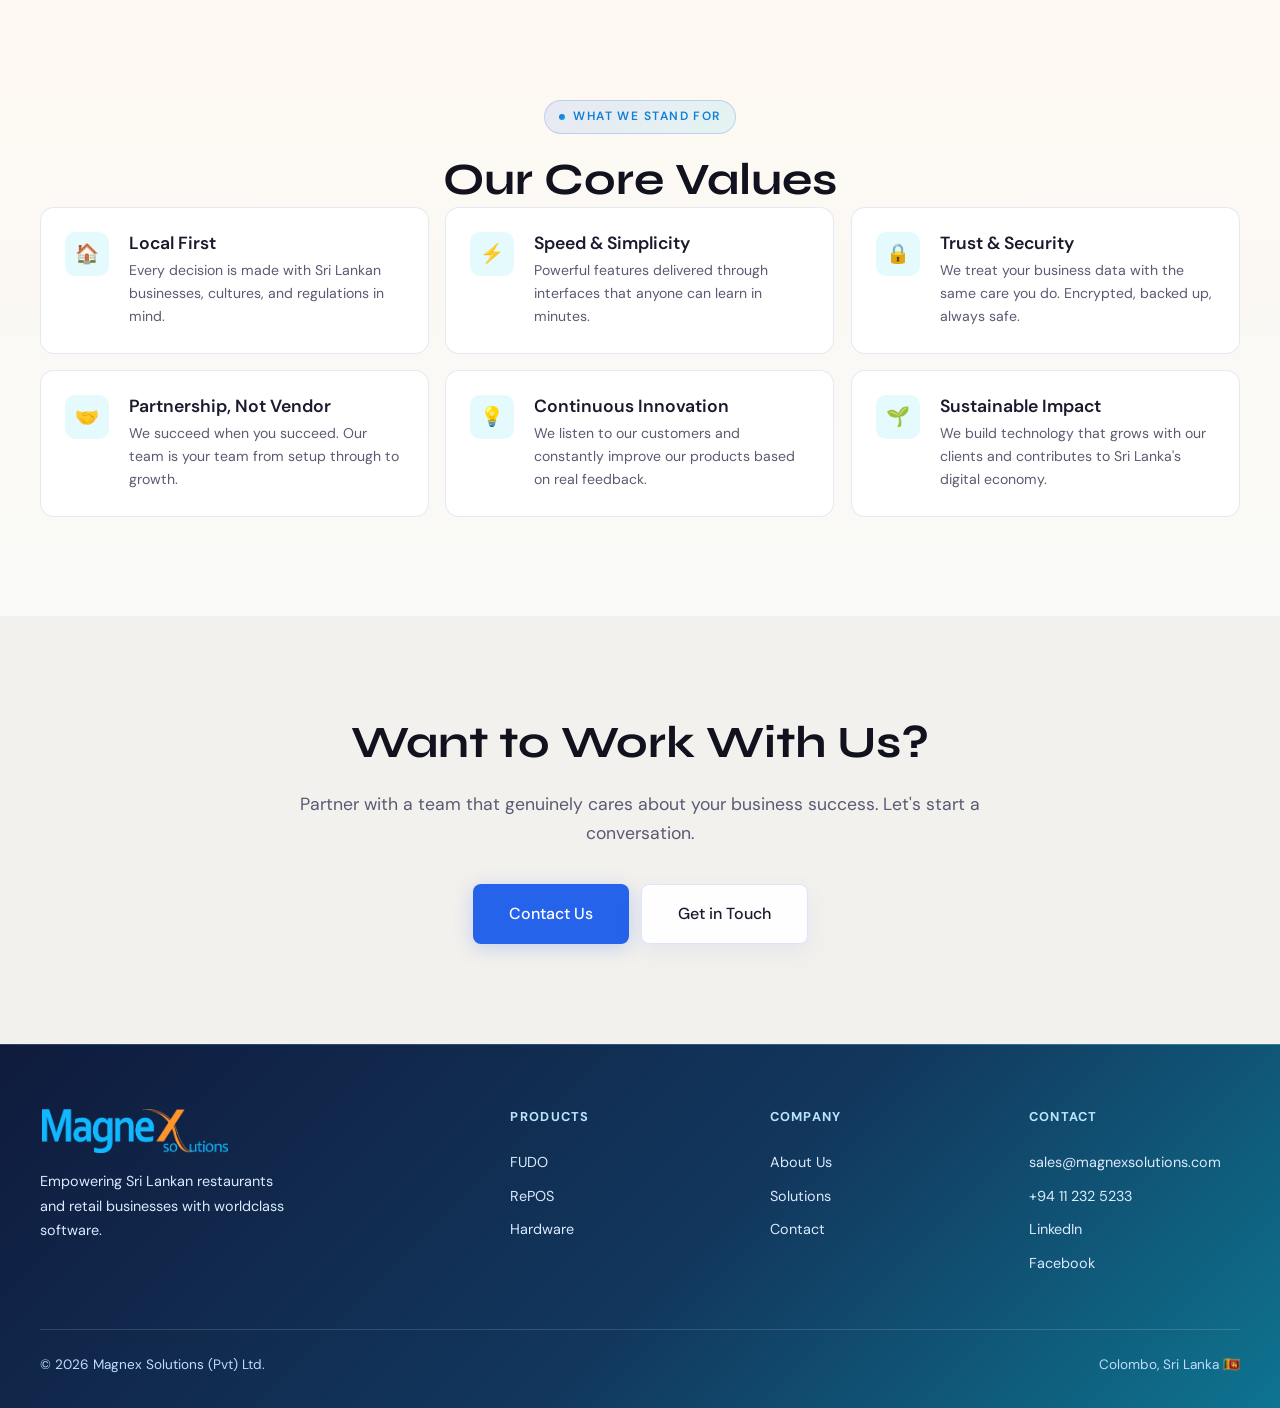
<file: about.html>
<!doctype html>
<html lang="en">
  <head>
    <meta charset="UTF-8" />
    <meta name="viewport" content="width=device-width, initial-scale=1.0" />
    <title>About - Magnex Solutions</title>
    <link rel="stylesheet" href="assets/css/style.css" />
    <style>
      .story-layout {
        display: grid;
        grid-template-columns: repeat(2, minmax(0, 1fr));
        gap: 80px;
        align-items: center;
      }

      .story-layout > * {
        min-width: 0;
      }

      .story-left h2 {
        margin-bottom: 24px;
      }
      .story-left p {
        margin-bottom: 20px;
        font-size: 1rem;
        line-height: 1.8;
      }

      .story-visual {
        background: #ffffff;
        border: 1px solid rgba(0, 0, 0, 0.08);
        border-radius: var(--radius-xl);
        padding: 40px;
        box-shadow: 0 4px 24px rgba(0, 0, 0, 0.06);
        position: relative;
        overflow: hidden;
      }

      .story-visual > * {
        position: relative;
        z-index: 1;
      }

      .story-visual::before {
        content: "";
        position: absolute;
        top: -80px;
        right: -80px;
        width: 250px;
        height: 250px;
        background: radial-gradient(
          circle,
          rgba(6, 182, 212, 0.2),
          transparent 70%
        );
      }

      .timeline {
        position: relative;
        padding-left: 24px;
      }

      .timeline::before {
        content: "";
        position: absolute;
        left: 7px;
        top: 8px;
        width: 2px;
        height: calc(100% - 16px);
        background: #22d3ee;
      }

      .timeline-item {
        position: relative;
        padding: 0 0 32px 24px;
      }

      .timeline-item::before {
        content: "";
        position: absolute;
        left: -17px;
        top: 7px;
        width: 12px;
        height: 12px;
        border-radius: 50%;
        background: #06b6d4;
        border: 2px solid var(--bg-primary);
        box-shadow: 0 0 12px rgba(6, 182, 212, 0.5);
      }

      .timeline-item:last-child {
        padding-bottom: 0;
      }

      .timeline-year {
        font-size: 0.75rem;
        font-weight: 700;
        letter-spacing: 0.1em;
        color: #0891b2;
        margin-bottom: 6px;
      }

      .timeline-item h5 {
        margin-bottom: 4px;
        font-size: 0.95rem;
      }
      .timeline-item p {
        font-size: 0.85rem;
      }

      /* Mission/Vision */
      .mv-grid {
        display: grid;
        grid-template-columns: repeat(2, minmax(0, 1fr));
        gap: 24px;
      }

      .mv-card {
        padding: 40px;
        position: relative;
        overflow: hidden;
      }

      .mv-card::before {
        content: "";
        position: absolute;
        top: -40px;
        right: -40px;
        width: 150px;
        height: 150px;
        border-radius: 50%;
        opacity: 0.3;
      }

      .mv-card.mission::before {
        background: radial-gradient(circle, #06b6d4, transparent);
      }
      .mv-card.vision::before {
        background: radial-gradient(circle, #06b6d4, transparent);
      }

      .mv-icon {
        font-size: 2.5rem;
        margin-bottom: 20px;
      }
      .mv-card h3 {
        margin-bottom: 16px;
      }
      .mv-card p {
        font-size: 1rem;
        line-height: 1.8;
      }

      /* Values */
      .values-grid {
        display: grid;
        grid-template-columns: repeat(3, minmax(0, 1fr));
        gap: 16px;
      }

      .values-grid > * {
        min-width: 0;
      }

      /* Team */
      .team-grid {
        display: grid;
        grid-template-columns: repeat(4, minmax(0, 1fr));
        gap: 24px;
      }

      /* Stats banner */
      .stats-banner {
        background: #ffffff;
        border: 1px solid rgba(0, 0, 0, 0.08);
        border-radius: var(--radius-xl);
        padding: 48px;
        box-shadow: 0 4px 24px rgba(0, 0, 0, 0.06);
        display: grid;
        grid-template-columns: repeat(3, minmax(0, 1fr));
        gap: 32px;
        text-align: center;
      }

      .stats-banner-item {
        padding: 0 20px;
        border-right: 1px solid var(--border-subtle);
      }
      .stats-banner-item:last-child {
        border-right: none;
      }

      @media (max-width: 1024px) {
        .story-layout {
          gap: 48px;
        }
        .values-grid {
          grid-template-columns: repeat(2, minmax(0, 1fr));
        }
        .team-grid {
          grid-template-columns: repeat(2, minmax(0, 1fr));
        }
      }

      @media (max-width: 900px) {
        .story-layout {
          grid-template-columns: 1fr;
          gap: 40px;
        }
      }

      @media (max-width: 768px) {
        .mv-grid {
          grid-template-columns: 1fr;
        }
        .values-grid {
          grid-template-columns: 1fr;
        }
        .team-grid {
          grid-template-columns: repeat(2, minmax(0, 1fr));
        }
        .stats-banner {
          grid-template-columns: 1fr;
          padding: 32px;
          gap: 24px;
        }
        .stats-banner-item {
          border-right: none;
          border-bottom: 1px solid var(--border-subtle);
          padding: 0 0 24px;
        }
        .stats-banner-item:last-child {
          border-bottom: none;
          padding-bottom: 0;
        }
        .page-hero h1 br {
          display: none;
        }
      }

      @media (max-width: 560px) {
        .story-visual,
        .mv-card,
        .stats-banner {
          padding: 24px;
        }
        .team-grid,
        .stats-banner {
          grid-template-columns: 1fr;
        }
        .value-item {
          padding: 20px;
        }
      }

      @media (max-width: 420px) {
        .story-visual {
          padding: 22px 18px;
        }
        .timeline {
          padding-left: 18px;
        }
        .timeline-item {
          padding-left: 18px;
        }
        .stats-banner {
          padding: 24px 18px;
        }
        .value-item {
          gap: 14px;
        }
        .value-icon {
          width: 38px;
          height: 38px;
          border-radius: 9px;
        }
      }
    </style>
  </head>
  <body>
    <div class="noise-overlay"></div>

    <!-- NAV -->
    <nav class="nav scrolled">
      <div class="container">
        <div class="nav__inner">
          <a href="index.html" class="nav__logo">
            <div class="nav__logo-icon nav__logo-icon--image">
              <img
                src="assets/images/icons/logo.png"
                alt="Magnex Solutions logo"
                class="nav__logo-img"
              />
            </div>
          </a>
          <ul class="nav__links">
            <li class="nav__item">
              <a href="index.html" class="nav__link">Home</a>
            </li>
            <li class="nav__item">
              <button type="button" class="nav__link nav__link--dropdown">
                Products
              </button>
              <div class="nav__dropdown">
                <a href="fudo.html" class="nav__dropdown-link">FUDO</a>
                <a href="repos.html" class="nav__dropdown-link">RePOS</a>
                <a href="hardware.html" class="nav__dropdown-link">Hardware</a>
                <!--<a href="rateus.html" class="nav__dropdown-link">RateUS</a>-->
                <!-- <a href="finx.html" class="nav__dropdown-link">FinX</a> -->
              </div>
            </li>
            <li class="nav__item">
              <a href="solutions.html" class="nav__link">Solutions</a>
            </li>
            <li class="nav__item">
              <a href="about.html" class="nav__link active">About</a>
            </li>
            <li class="nav__item">
              <a href="contact.html" class="nav__link">Contact</a>
            </li>
          </ul>
          <div class="nav__actions">
            <a href="contact.html" class="btn btn-secondary btn-sm"
              >Book Demo</a
            >
            <!--<a href="contact.html#demo" class="btn btn-primary btn-sm"
              >Book Demo</a
            >-->
          </div>
          <button class="nav__hamburger" aria-label="Toggle menu">
            <span></span><span></span><span></span>
          </button>
        </div>
      </div>
    </nav>
    <div class="nav__mobile">
      <a href="index.html" class="nav__link">Home</a>

      <div class="nav__mobile-products">
        <a href="fudo.html" class="nav__link">FUDO</a>
        <a href="repos.html" class="nav__link">RePOS</a>
        <a href="hardware.html" class="nav__link">Hardware</a>
        <!-- <a href="rateus.html" class="nav__link">RateUS</a> -->
        <!-- <a href="finx.html" class="nav__link">FinX</a> -->
      </div>
      <a href="solutions.html" class="nav__link">Solutions</a>
      <a href="about.html" class="nav__link">About</a>
      <a href="contact.html" class="nav__link">Contact</a>
      <!--<a href="contact.html#demo" class="btn btn-primary">Book a Free Demo</a>-->
    </div>

    <!-- PAGE HERO -->
    <div class="page-hero">
      <div class="container">
        <span class="section-label">Our Story</span>
        <h1>
          Built in Sri Lanka,<br /><span class="gradient-text"
            >For Sri Lanka</span
          >
        </h1>
        <p>
          We're a team of engineers, designers, and business thinkers passionate
          about helping local businesses thrive with technology.
        </p>
      </div>
    </div>

    <!-- STORY SECTION -->
    <section class="section">
      <div class="container">
        <div class="story-layout">
          <div class="reveal">
            <span class="section-label">Our Journey</span>
            <h2>From a Small Office in Colombo to Powering 50+ Businesses</h2>
            <p>
              We are solutions provider for Retail and Restaurant business
              verticals. Our solutions enables the business owners and the
              management to monitor sales, staff performance, manage inventory
              and monitor costing. Magnex Solutions is a channel focused company
              with many channel partners worldwide and establishing new channel
              partners. Launched in 2017 our company is rapidly growing in
              installation base. We keep exploring the possibilities or
              providing latest technologies with great features at an affordable
              cost. We understand that our client success is our success.
            </p>
            <a href="contact.html#demo" class="btn btn-primary mt-4"
              >Join Our Growing Family</a
            >
          </div>

          <div class="story-visual reveal">
            <h4
              style="
                color: var(--text-muted);
                font-size: 0.78rem;
                letter-spacing: 0.1em;
                text-transform: uppercase;
                margin-bottom: 28px;
              "
            >
              Our Milestones
            </h4>
            <div class="timeline">
              <div class="timeline-item">
                <div class="timeline-year" style="color: #0891b2">2017</div>
                <h5>Magnex Solutions Founded</h5>
                <p>
                  Started in Colombo with a 5 person team and a vision to
                  modernise Sri Lankan business software.
                </p>
              </div>
              <div class="timeline-item">
                <div class="timeline-year" style="color: #0891b2">2018</div>
                <h5>FUDO Launched</h5>
                <p>
                  Our restaurant POS product launched immediately adopted by 10+
                  restaurants in the Western Province.
                </p>
              </div>
              <div class="timeline-item">
                <div class="timeline-year" style="color: #0891b2">2021</div>
                <h5>RePOS & RateUS Released</h5>
                <p>
                  Expanded into retail with RePOS and introduced customer
                  feedback tools with RateUS.
                </p>
              </div>
              <div class="timeline-item">
                <div class="timeline-year" style="color: #0891b2">2025</div>
                <h5>50+ Businesses Served</h5>
                <p>
                  Reached a major milestone with over 50 active business clients
                  across Sri Lanka.
                </p>
              </div>
            </div>
          </div>
        </div>
      </div>
    </section>

    <!-- STATS BANNER -->
    <section class="section--sm">
      <div class="container">
        <div class="stats-banner reveal">
          <div
            class="stats-banner-item"
            style="border-color: rgba(0, 0, 0, 0.08)"
          >
            <div class="stat-number">
              <span data-counter data-target="50" data-suffix="+">50+</span>
            </div>
            <p>Businesses Served</p>
          </div>
          <!--<div
            class="stats-banner-item"
            style="border-color: rgba(0, 0, 0, 0.08)"
          >
            <div class="stat-number">
              <span data-counter data-target="4" data-suffix="+">4+</span>
            </div>
            <p>Flagship Products</p>
          </div>-->
          <div
            class="stats-banner-item"
            style="border-color: rgba(0, 0, 0, 0.08)"
          >
            <div class="stat-number">
              <span data-counter data-target="8+" data-suffix="+">8+</span>
            </div>
            <p>Years in Business</p>
          </div>
          <div
            class="stats-banner-item"
            style="border-color: rgba(0, 0, 0, 0.08)"
          >
            <div class="stat-number">
              <span data-counter data-target="10" data-suffix="+">10</span>
            </div>
            <p>Team Members</p>
          </div>
        </div>
      </div>
    </section>

    <!-- MISSION & VISION 
    <section class="section" style="background: #f3f1ed">
      <div class="container">
        <div class="text-center mb-5">
          <span class="section-label">Purpose & Direction</span>
          <h2>Our Mission & Vision</h2>
        </div>
        <div class="mv-grid">
          <div class="card mv-card mission reveal">
            <div class="mv-icon">🎯</div>
            <h3>Our Mission</h3>
            <p>
              To empower every Sri Lankan business from family run restaurants
              to growing retail chains with intelligent, affordable software
              that drives real operational efficiency, better customer
              experiences, and sustainable growth.
            </p>
          </div>
          <div class="card mv-card vision reveal">
            <div class="mv-icon">🔭</div>
            <h3>Our Vision</h3>
            <p>
              To become South Asia's most trusted business management platform
              building a future where any entrepreneur can access world class
              tools built with local insight, in their own language, at a price
              that works for them.
            </p>
          </div>
        </div>
      </div>
    </section> -->

    <!-- VALUES -->
    <section class="section">
      <div class="container">
        <div class="text-center mb-5">
          <span class="section-label">What We Stand For</span>
          <h2>Our Core Values</h2>
        </div>
        <div class="values-grid">
          <div class="value-item reveal">
            <div class="value-icon">🏠</div>
            <div>
              <h4>Local First</h4>
              <p>
                Every decision is made with Sri Lankan businesses, cultures, and
                regulations in mind.
              </p>
            </div>
          </div>
          <div class="value-item reveal">
            <div class="value-icon">⚡</div>
            <div>
              <h4>Speed & Simplicity</h4>
              <p>
                Powerful features delivered through interfaces that anyone can
                learn in minutes.
              </p>
            </div>
          </div>
          <div class="value-item reveal">
            <div class="value-icon">🔒</div>
            <div>
              <h4>Trust & Security</h4>
              <p>
                We treat your business data with the same care you do.
                Encrypted, backed up, always safe.
              </p>
            </div>
          </div>
          <div class="value-item reveal">
            <div class="value-icon">🤝</div>
            <div>
              <h4>Partnership, Not Vendor</h4>
              <p>
                We succeed when you succeed. Our team is your team from setup
                through to growth.
              </p>
            </div>
          </div>
          <div class="value-item reveal">
            <div class="value-icon">💡</div>
            <div>
              <h4>Continuous Innovation</h4>
              <p>
                We listen to our customers and constantly improve our products
                based on real feedback.
              </p>
            </div>
          </div>
          <div class="value-item reveal">
            <div class="value-icon">🌱</div>
            <div>
              <h4>Sustainable Impact</h4>
              <p>
                We build technology that grows with our clients and contributes
                to Sri Lanka's digital economy.
              </p>
            </div>
          </div>
        </div>
      </div>
    </section>

    <!-- TEAM -->
    <!--<section class="section" style="background: #f3f1ed">
      <div class="container">
        <div class="text-center mb-5">
          <span class="section-label">The People Behind Magnex</span>
          <h2>Meet Our Leadership Team</h2>
          <p style="max-width: 520px; margin: 16px auto 0">
            A diverse team of engineers, designers, and business experts united
            by a shared mission.
          </p>
        </div>
        <div class="team-grid">
          <div class="card team-card reveal">
            <div class="team-avatar">AK</div>
            <h4>Ashan Kumara</h4>
            <p
              style="
                color: var(--accent-light);
                font-size: 0.82rem;
                margin-bottom: 8px;
              "
            >
              Founder & CEO
            </p>
            <p>
              10+ years in enterprise software. Passionate about making tech
              accessible for every Sri Lankan business.
            </p>
          </div>
          <div class="card team-card reveal">
            <div
              class="team-avatar"
              style="background: linear-gradient(135deg, var(--cyan), #0284c7)"
            >
              NR
            </div>
            <h4>Nadeesha Rathnayake</h4>
            <p
              style="color: var(--cyan); font-size: 0.82rem; margin-bottom: 8px"
            >
              CTO
            </p>
            <p>
              Full-stack engineer and architect. Leads the technical vision and
              ensures every product scales reliably.
            </p>
          </div>
          <div class="card team-card reveal">
            <div
              class="team-avatar"
              style="background: linear-gradient(135deg, #10b981, #059669)"
            >
              SP
            </div>
            <h4>Sahan Perera</h4>
            <p style="color: #34d399; font-size: 0.82rem; margin-bottom: 8px">
              Head of Product
            </p>
            <p>
              Customer obsessed product leader. Translates business needs into
              software that just works.
            </p>
          </div>
          <div class="card team-card reveal">
            <div
              class="team-avatar"
              style="background: linear-gradient(135deg, #f59e0b, #d97706)"
            >
              DW
            </div>
            <h4>Dilrukshi Wickrama</h4>
            <p style="color: #fbbf24; font-size: 0.82rem; margin-bottom: 8px">
              Head of Customer Success
            </p>
            <p>
              Ensures every client gets maximum value. Leads onboarding,
              training, and support operations.
            </p>
          </div>
        </div>
      </div>
    </section>-->

    <!-- CTA -->
    <section class="cta-section" style="background: #f3f1ed">
      <div class="cta-bg"><div class="cta-bg__orb1"></div></div>
      <div class="container">
        <div class="cta-inner reveal">
          <h2>Want to Work With Us?</h2>
          <p>
            Partner with a team that genuinely cares about your business
            success. Let's start a conversation.
          </p>
          <div class="btn-group" style="justify-content: center">
            <a href="contact.html#demo" class="btn btn-primary btn-lg"
              >Contact Us</a
            >
            <a href="contact.html" class="btn btn-secondary btn-lg"
              >Get in Touch</a
            >
          </div>
        </div>
      </div>
    </section>

    <footer class="footer">
      <div class="container">
        <div class="footer__grid">
          <div class="footer__brand">
            <a href="index.html" class="nav__logo">
              <div class="nav__logo-icon nav__logo-icon--image">
                <img
                  src="assets/images/icons/logo.png"
                  alt="Magnex Solutions logo"
                  class="nav__logo-img"
                />
              </div>
            </a>
            <p>
              Empowering Sri Lankan restaurants and retail businesses with
              worldclass software.
            </p>
          </div>
          <div class="footer__col">
            <h5>Products</h5>
            <a href="fudo.html">FUDO</a><a href="repos.html">RePOS</a
            ><a href="hardware.html">Hardware</a>
            <!--<a href="rateus.html">RateUS</a><a href="finx.html">FinX</a>-->
          </div>
          <div class="footer__col">
            <h5>Company</h5>
            <a href="about.html">About Us</a
            ><a href="solutions.html">Solutions</a
            ><a href="contact.html">Contact</a>
          </div>
          <div class="footer__col">
            <h5>Contact</h5>
            <a href="mailto:sales@magnexsolutions.com"
              >sales@magnexsolutions.com</a
            >
            <a href="tel:+94112345678">+94 11 232 5233</a>
            <a
              href="https://www.linkedin.com/company/magnex-solutions/?originalSubdomain=lk"
              >LinkedIn</a
            >
            <a href="https://www.facebook.com/magnexsolutions/">Facebook</a>
          </div>
        </div>
        <div class="footer__bottom">
          <span>© 2026 Magnex Solutions (Pvt) Ltd.</span>
          <span>Colombo, Sri Lanka 🇱🇰</span>
        </div>
      </div>
    </footer>
    <script src="assets/js/main.js"></script>
  </body>
</html>
</file>
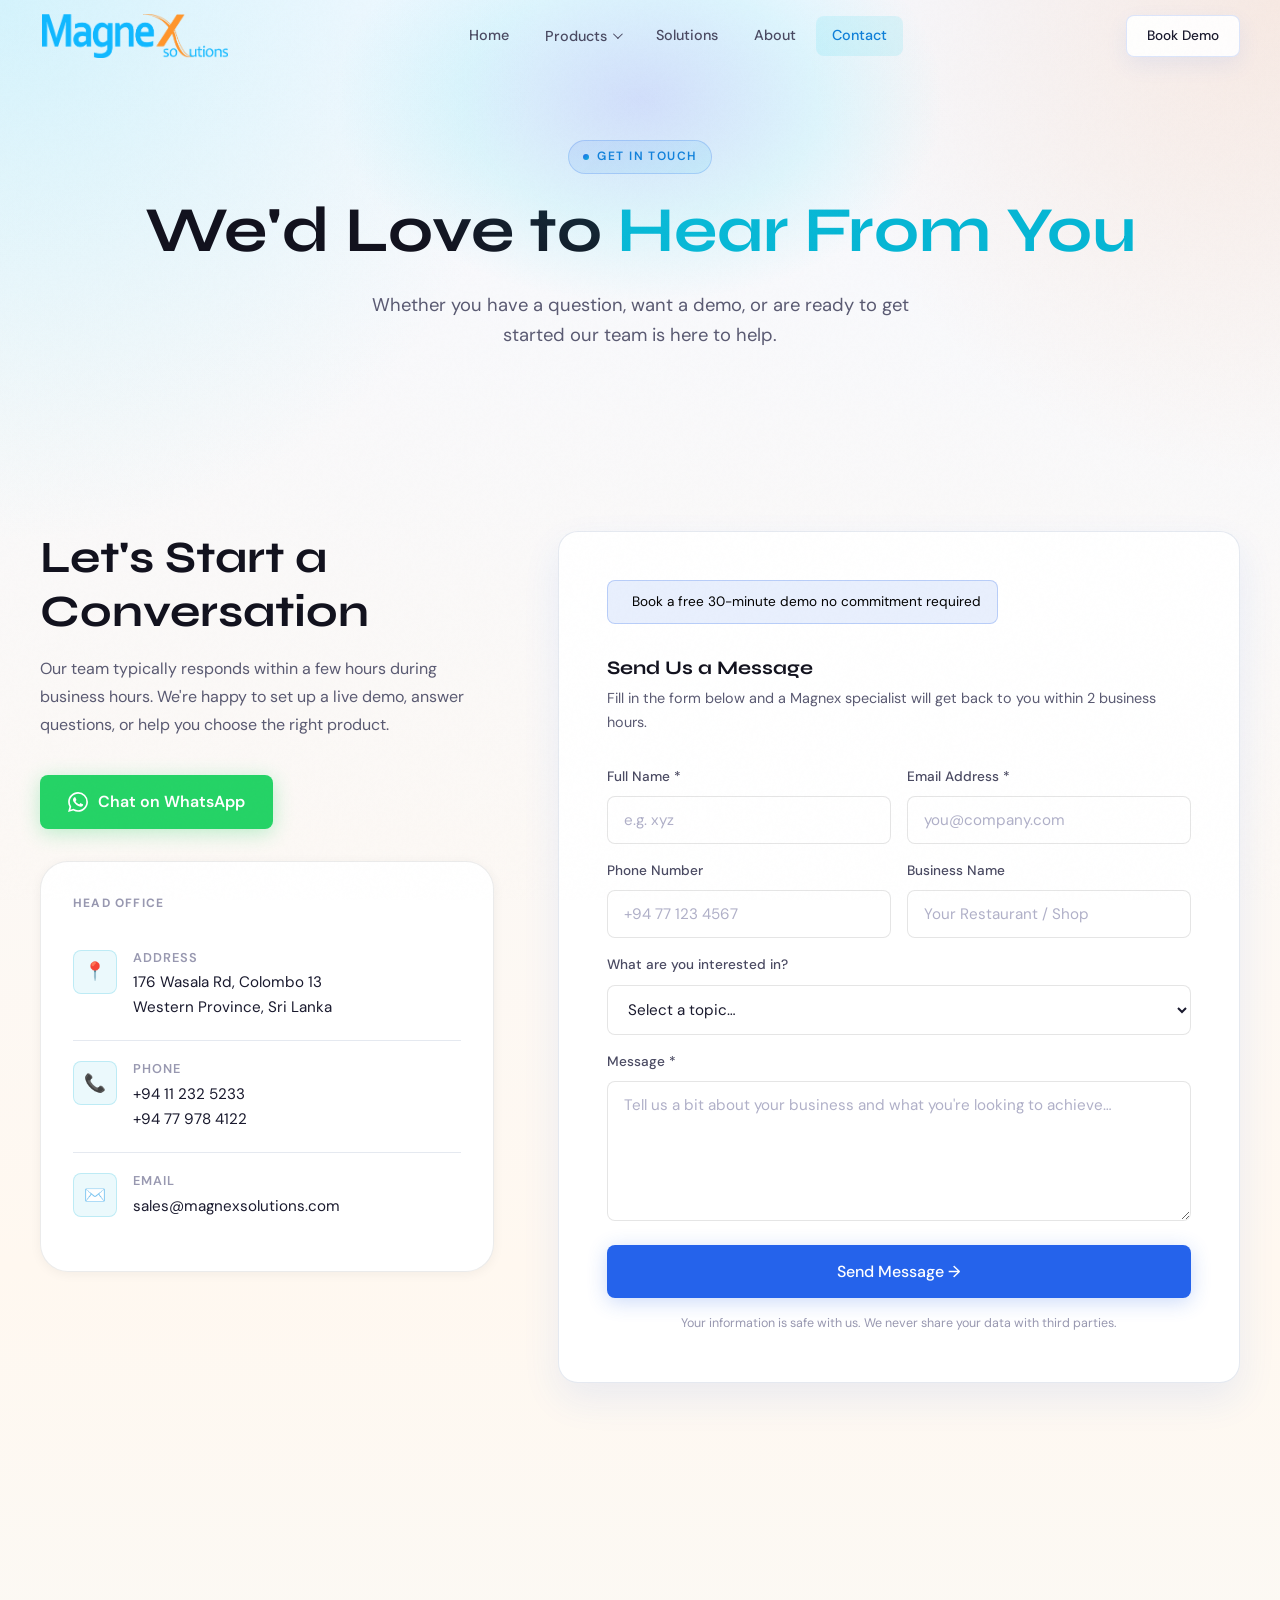
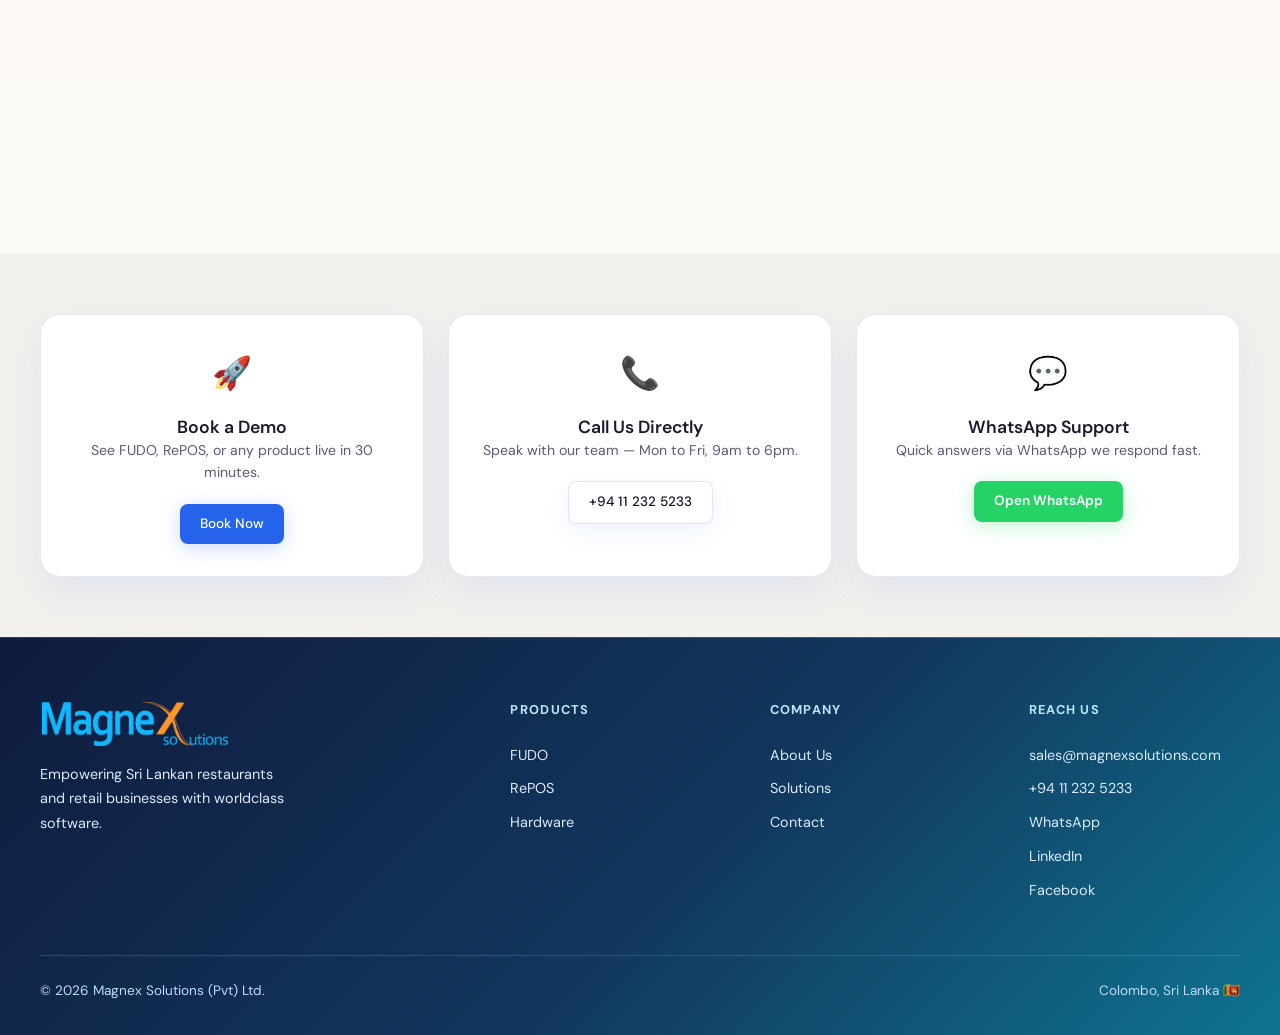
<file: contact.html>
<!doctype html>
<html lang="en">
  <head>
    <meta charset="UTF-8" />
    <meta name="viewport" content="width=device-width, initial-scale=1.0" />
    <title>Contact - Magnex Solutions</title>
    <link rel="stylesheet" href="assets/css/style.css" />
    <style>
      .contact-layout {
        display: grid;
        grid-template-columns: minmax(0, 1fr) minmax(0, 1.5fr);
        gap: 64px;
        align-items: start;
      }

      .contact-layout > * {
        min-width: 0;
      }

      .contact-sidebar {
        position: sticky;
        top: calc(var(--nav-height) + 24px);
      }

      .contact-sidebar h2 {
        margin-bottom: 16px;
      }
      .contact-sidebar > p {
        font-size: 1rem;
        line-height: 1.75;
        margin-bottom: 36px;
      }

      .contact-form-card {
        padding: 48px;
      }

      .contact-form-card h3 {
        margin-bottom: 8px;
      }
      .contact-form-card > p {
        font-size: 0.9rem;
        margin-bottom: 32px;
      }

      .form-grid {
        display: grid;
        grid-template-columns: repeat(2, minmax(0, 1fr));
        gap: 16px;
      }

      .form-grid .form-group:last-child {
        grid-column: 1 / -1;
      }

      .form-grid .form-group.full {
        grid-column: 1 / -1;
      }

      /* Demo badge */
      .demo-badge {
        display: inline-flex;
        align-items: center;
        gap: 8px;
        background: var(--accent-subtle);
        border: 1px solid var(--border);
        border-radius: var(--radius-sm);
        padding: 10px 16px;
        font-size: 0.85rem;
        color: black;
        margin-bottom: 32px;
      }

      /* Map placeholder */

      .map-placeholder::before {
        content: "";
        position: absolute;
        inset: 0;
        background-image:
          linear-gradient(rgba(6, 182, 212, 0.06) 1px, transparent 1px),
          linear-gradient(90deg, rgba(6, 182, 212, 0.06) 1px, transparent 1px);
        background-size: 30px 30px;
      }

      .map-pin {
        font-size: 2rem;
        z-index: 1;
      }

      .map-label {
        z-index: 1;
        text-align: center;
      }

      /* Office info */
      .office-card {
        background: #ffffff;
        border: 1px solid rgba(0, 0, 0, 0.08);
        border-radius: var(--radius-xl);
        padding: 32px;
        margin-bottom: 24px;
        box-shadow: 0 2px 12px rgba(0, 0, 0, 0.05);
      }

      .office-name {
        font-size: 0.75rem;
        font-weight: 700;
        letter-spacing: 0.1em;
        text-transform: uppercase;
        color: var(--text-muted);
        margin-bottom: 16px;
      }

      /* Support hours */
      .hours-grid {
        display: grid;
        grid-template-columns: repeat(2, minmax(0, 1fr));
        gap: 8px;
        margin-top: 16px;
      }

      .hours-row {
        font-size: 0.85rem;
        color: var(--text-secondary);
        padding: 8px 12px;
        background: #f3f1ed;
        border-radius: var(--radius-sm);
      }

      .hours-row span {
        color: var(--text-primary);
        font-weight: 500;
      }

      /* Topic select */
      select option {
        background: var(--bg-card);
      }

      @media (max-width: 1024px) {
        .contact-layout {
          grid-template-columns: 1fr;
          gap: 40px;
        }
        .contact-sidebar {
          position: static;
        }
      }

      @media (max-width: 640px) {
        .office-card {
          padding: 24px;
        }
        .contact-form-card {
          padding: 28px 24px;
        }
        .form-grid {
          grid-template-columns: 1fr;
        }
        .form-grid .form-group:last-child {
          grid-column: 1;
        }
        .hours-grid {
          grid-template-columns: 1fr;
        }
        .demo-badge {
          align-items: flex-start;
          white-space: normal;
        }
        .contact-info-item {
          gap: 12px;
        }
      }
    </style>
  </head>
  <body>
    <div class="noise-overlay"></div>

    <!-- NAV -->
    <nav class="nav scrolled">
      <div class="container">
        <div class="nav__inner">
          <a href="index.html" class="nav__logo"
            ><div class="nav__logo-icon nav__logo-icon--image">
              <img
                src="assets/images/icons/logo.png"
                alt="Magnex Solutions logo"
                class="nav__logo-img"
              />
            </div>
          </a>
          <ul class="nav__links">
            <li class="nav__item">
              <a href="index.html" class="nav__link">Home</a>
            </li>
            <li class="nav__item">
              <button type="button" class="nav__link nav__link--dropdown">
                Products
              </button>
              <div class="nav__dropdown">
                <a href="fudo.html" class="nav__dropdown-link">FUDO</a>
                <a href="repos.html" class="nav__dropdown-link">RePOS</a>
                <a href="hardware.html" class="nav__dropdown-link">Hardware</a>
                <!-- <a href="rateus.html" class="nav__dropdown-link">RateUS</a> -->
                <!-- <a href="finx.html" class="nav__dropdown-link">FinX</a> -->
              </div>
            </li>
            <li class="nav__item">
              <a href="solutions.html" class="nav__link">Solutions</a>
            </li>
            <li class="nav__item">
              <a href="about.html" class="nav__link">About</a>
            </li>
            <li class="nav__item">
              <a href="contact.html" class="nav__link active">Contact</a>
            </li>
          </ul>
          <div class="nav__actions">
            <a href="contact.html" class="btn btn-secondary btn-sm"
              >Book Demo</a
            >
            <!--<a href="#demo" class="btn btn-primary btn-sm">Book Demo</a>-->
          </div>
          <button class="nav__hamburger" aria-label="Toggle menu">
            <span></span><span></span><span></span>
          </button>
        </div>
      </div>
    </nav>
    <div class="nav__mobile">
      <a href="index.html" class="nav__link">Home</a>

      <div class="nav__mobile-products">
        <a href="fudo.html" class="nav__link">FUDO</a>
        <a href="repos.html" class="nav__link">RePOS</a>
        <!--<a href="rateus.html" class="nav__link">RateUS</a>
        <a href="finx.html" class="nav__link">FinX</a>-->
        <a href="hardware.html" class="nav__link">Hardware</a>
      </div>
      <a href="solutions.html" class="nav__link">Solutions</a>
      <a href="about.html" class="nav__link">About</a>
      <a href="contact.html" class="nav__link">Contact</a>
      <!--<a href="#demo" class="btn btn-primary">Book a Free Demo</a>-->
    </div>

    <!-- PAGE HERO -->
    <div class="page-hero">
      <div class="container">
        <span class="section-label">Get in Touch</span>
        <h1>We'd Love to <span class="gradient-text">Hear From You</span></h1>
        <p>
          Whether you have a question, want a demo, or are ready to get started
          our team is here to help.
        </p>
      </div>
    </div>

    <section class="section" id="demo">
      <div class="container">
        <div class="contact-layout">
          <!-- LEFT SIDEBAR -->
          <div class="contact-sidebar reveal">
            <h2>Let's Start a Conversation</h2>
            <p>
              Our team typically responds within a few hours during business
              hours. We're happy to set up a live demo, answer questions, or
              help you choose the right product.
            </p>

            <!-- WhatsApp -->
            <a
              href="https://wa.me/+94779784122"
              class="whatsapp-btn mb-4"
              target="_blank"
              rel="noopener"
            >
              <svg
                width="20"
                height="20"
                viewBox="0 0 24 24"
                fill="currentColor"
              >
                <path
                  d="M17.472 14.382c-.297-.149-1.758-.867-2.03-.967-.273-.099-.471-.148-.67.15-.197.297-.767.966-.94 1.164-.173.199-.347.223-.644.075-.297-.15-1.255-.463-2.39-1.475-.883-.788-1.48-1.761-1.653-2.059-.173-.297-.018-.458.13-.606.134-.133.298-.347.446-.52.149-.174.198-.298.298-.497.099-.198.05-.371-.025-.52-.075-.149-.669-1.612-.916-2.207-.242-.579-.487-.5-.669-.51-.173-.008-.371-.01-.57-.01-.198 0-.52.074-.792.372-.272.297-1.04 1.016-1.04 2.479 0 1.462 1.065 2.875 1.213 3.074.149.198 2.096 3.2 5.077 4.487.709.306 1.262.489 1.694.625.712.227 1.36.195 1.871.118.571-.085 1.758-.719 2.006-1.413.248-.694.248-1.289.173-1.413-.074-.124-.272-.198-.57-.347m-5.421 7.403h-.004a9.87 9.87 0 01-5.031-1.378l-.361-.214-3.741.982.998-3.648-.235-.374a9.86 9.86 0 01-1.51-5.26c.001-5.45 4.436-9.884 9.888-9.884 2.64 0 5.122 1.03 6.988 2.898a9.825 9.825 0 012.893 6.994c-.003 5.45-4.437 9.884-9.885 9.884m8.413-18.297A11.815 11.815 0 0012.05 0C5.495 0 .16 5.335.157 11.892c0 2.096.547 4.142 1.588 5.945L.057 24l6.305-1.654a11.882 11.882 0 005.683 1.448h.005c6.554 0 11.89-5.335 11.893-11.893a11.821 11.821 0 00-3.48-8.413z"
                />
              </svg>
              Chat on WhatsApp
            </a>

            <div class="office-card">
              <div class="office-name">Head Office</div>
              <div class="contact-info-item">
                <div class="contact-icon">📍</div>
                <div>
                  <h5>Address</h5>
                  <p>
                    176 Wasala Rd, Colombo 13<br />Western Province, Sri Lanka
                  </p>
                </div>
              </div>
              <div class="contact-info-item">
                <div class="contact-icon">📞</div>
                <div>
                  <h5>Phone</h5>
                  <p>+94 11 232 5233</p>
                  <p>+94 77 978 4122</p>
                </div>
              </div>
              <div class="contact-info-item">
                <div class="contact-icon">✉️</div>
                <div>
                  <h5>Email</h5>
                  <p>sales@magnexsolutions.com</p>
                </div>
              </div>
            </div>

            <!--<div class="office-card">
              <div class="office-name">Support Hours</div>
              <div class="hours-grid">
                <div class="hours-row">
                  Mon – Fri<br /><span>9am – 6pm</span>
                </div>
                <div class="hours-row">
                  Saturday<br /><span>9am – 2pm</span>
                </div>
                <div class="hours-row">Emergencies<br /><span>24/7</span></div>
                <div class="hours-row">
                  WhatsApp<br /><span>Always On</span>
                </div>
              </div>
            </div> -->

            <div>
              <iframe
                src="https://www.google.com/maps/embed?pb=!1m18!1m12!1m3!1d3960.4840871645556!2d79.86401587581798!3d6.952082018032855!2m3!1f0!2f0!3f0!3m2!1i1024!2i768!4f13.1!3m3!1m2!1s0x3ae258f07e65fb65%3A0xb09a2fdefc2e7284!2sMagnex%20Solutions%20(Pvt)%20Ltd!5e0!3m2!1sen!2slk!4v1779263142323!5m2!1sen!2slk"
                width="600"
                height="450"
                style="border: 0; width: 100%; max-width: 100%"
                allowfullscreen=""
                loading="lazy"
                referrerpolicy="no-referrer-when-downgrade"
              ></iframe>
            </div>
          </div>

          <!-- RIGHT FORM -->
          <div class="card contact-form-card reveal">
            <div class="demo-badge">
              <span></span>
              Book a free 30-minute demo no commitment required
            </div>
            <h3>Send Us a Message</h3>
            <p>
              Fill in the form below and a Magnex specialist will get back to
              you within 2 business hours.
            </p>

            <form
              id="contactForm"
              action="contact-submit.php"
              method="post"
              data-endpoint="contact-submit.php"
              novalidate
            >
              <div class="form-grid">
                <div class="form-group">
                  <label for="name">Full Name *</label>
                  <input
                    type="text"
                    id="name"
                    name="name"
                    placeholder="e.g. xyz"
                    autocomplete="name"
                    required
                  />
                  <span class="form-error">Please enter your full name.</span>
                </div>
                <div class="form-group">
                  <label for="email">Email Address *</label>
                  <input
                    type="email"
                    id="email"
                    name="email"
                    placeholder="you@company.com"
                    autocomplete="email"
                    required
                  />
                  <span class="form-error">Please enter a valid email.</span>
                </div>
                <div class="form-group">
                  <label for="phone">Phone Number</label>
                  <input
                    type="tel"
                    id="phone"
                    name="phone"
                    placeholder="+94 77 123 4567"
                    autocomplete="tel"
                  />
                </div>
                <div class="form-group">
                  <label for="business">Business Name</label>
                  <input
                    type="text"
                    id="business"
                    name="business"
                    placeholder="Your Restaurant / Shop"
                    autocomplete="organization"
                  />
                </div>
                <div class="form-group full">
                  <label for="topic">What are you interested in?</label>
                  <select id="topic" name="topic">
                    <option value="">Select a topic…</option>
                    <option value="demo">Book a Product Demo</option>
                    <option value="fudo">FUDO - Restaurant POS</option>
                    <option value="repos">RePOS - Retail POS</option>
                    <option value="pricing">Pricing Enquiry</option>
                    <option value="support">Technical Support</option>
                    <option value="other">General Enquiry</option>
                  </select>
                </div>
                <div class="form-group full">
                  <label for="message">Message *</label>
                  <textarea
                    id="message"
                    name="message"
                    placeholder="Tell us a bit about your business and what you're looking to achieve…"
                    required
                  ></textarea>
                  <span class="form-error"
                    >Please enter a message (min 10 characters).</span
                  >
                </div>
              </div>

              <div style="margin-top: 24px">
                <button
                  type="submit"
                  class="btn btn-primary btn-lg"
                  style="width: 100%; justify-content: center"
                >
                  Send Message →
                </button>
              </div>

              <p
                style="
                  font-size: 0.78rem;
                  color: var(--text-muted);
                  text-align: center;
                  margin-top: 16px;
                "
              >
                Your information is safe with us. We never share your data with
                third parties.
              </p>
            </form>

            <div
              class="form-success"
              id="formSuccess"
              role="status"
              aria-live="polite"
            >
              <div style="font-size: 2rem; margin-bottom: 12px">🎉</div>
              <strong id="formSuccessTitle">Message sent successfully!</strong
              ><br />
              <span id="formSuccessMessage"
                >A Magnex specialist will reach out within 2 business
                hours.</span
              ><br />
              <span style="color: var(--text-muted)" id="formSuccessNote"
                >Thank you for contacting Magnex Solutions.</span
              >
            </div>
          </div>
        </div>
      </div>
    </section>

    <!-- QUICK LINKS SECTION -->
    <section class="section--sm" style="background: #f3f1ed">
      <div class="container">
        <div class="grid-3">
          <div class="card reveal" style="text-align: center; padding: 32px">
            <div style="font-size: 2rem; margin-bottom: 16px">🚀</div>
            <h4>Book a Demo</h4>
            <p style="font-size: 0.88rem; margin-bottom: 20px">
              See FUDO, RePOS, or any product live in 30 minutes.
            </p>
            <a href="#demo" class="btn btn-primary btn-sm">Book Now</a>
          </div>
          <div class="card reveal" style="text-align: center; padding: 32px">
            <div style="font-size: 2rem; margin-bottom: 16px">📞</div>
            <h4>Call Us Directly</h4>
            <p style="font-size: 0.88rem; margin-bottom: 20px">
              Speak with our team — Mon to Fri, 9am to 6pm.
            </p>
            <a href="tel:+94 11 232 5233" class="btn btn-secondary btn-sm"
              >+94 11 232 5233</a
            >
          </div>
          <div class="card reveal" style="text-align: center; padding: 32px">
            <div style="font-size: 2rem; margin-bottom: 16px">💬</div>
            <h4>WhatsApp Support</h4>
            <p style="font-size: 0.88rem; margin-bottom: 20px">
              Quick answers via WhatsApp we respond fast.
            </p>
            <a
              href="https://wa.me/+94779784122"
              class="whatsapp-btn"
              style="padding: 9px 20px; font-size: 0.85rem"
              target="_blank"
              rel="noopener"
              >Open WhatsApp</a
            >
          </div>
        </div>
      </div>
    </section>

    <footer class="footer">
      <div class="container">
        <div class="footer__grid">
          <div class="footer__brand">
            <a href="index.html" class="nav__logo">
              <div class="nav__logo-icon nav__logo-icon--image">
                <img
                  src="assets/images/icons/logo.png"
                  alt="Magnex Solutions logo"
                  class="nav__logo-img"
                />
              </div>
            </a>
            <p>
              Empowering Sri Lankan restaurants and retail businesses with
              worldclass software.
            </p>
          </div>
          <div class="footer__col">
            <h5>Products</h5>
            <a href="fudo.html">FUDO</a><a href="repos.html">RePOS</a
            ><a href="hardware.html">Hardware</a>
            <!--<a href="rateus.html">RateUS</a><a href="finx.html">FinX</a>-->
          </div>
          <div class="footer__col">
            <h5>Company</h5>
            <a href="about.html">About Us</a
            ><a href="solutions.html">Solutions</a
            ><a href="contact.html">Contact</a>
          </div>
          <div class="footer__col">
            <h5>Reach Us</h5>
            <a href="mailto:sales@magnexsolutions.com"
              >sales@magnexsolutions.com</a
            >
            <a href="tel:+94 11 232 5233">+94 11 232 5233</a>
            <a href="https://wa.me/94771234567">WhatsApp</a>
            <a
              href="https://www.linkedin.com/company/magnex-solutions/?originalSubdomain=lk"
              >LinkedIn</a
            >
            <a href="https://www.facebook.com/magnexsolutions/">Facebook</a>
          </div>
        </div>
        <div class="footer__bottom">
          <span>© 2026 Magnex Solutions (Pvt) Ltd.</span>
          <span>Colombo, Sri Lanka 🇱🇰</span>
        </div>
      </div>
    </footer>
    <script src="assets/js/main.js"></script>
  </body>
</html>
</file>
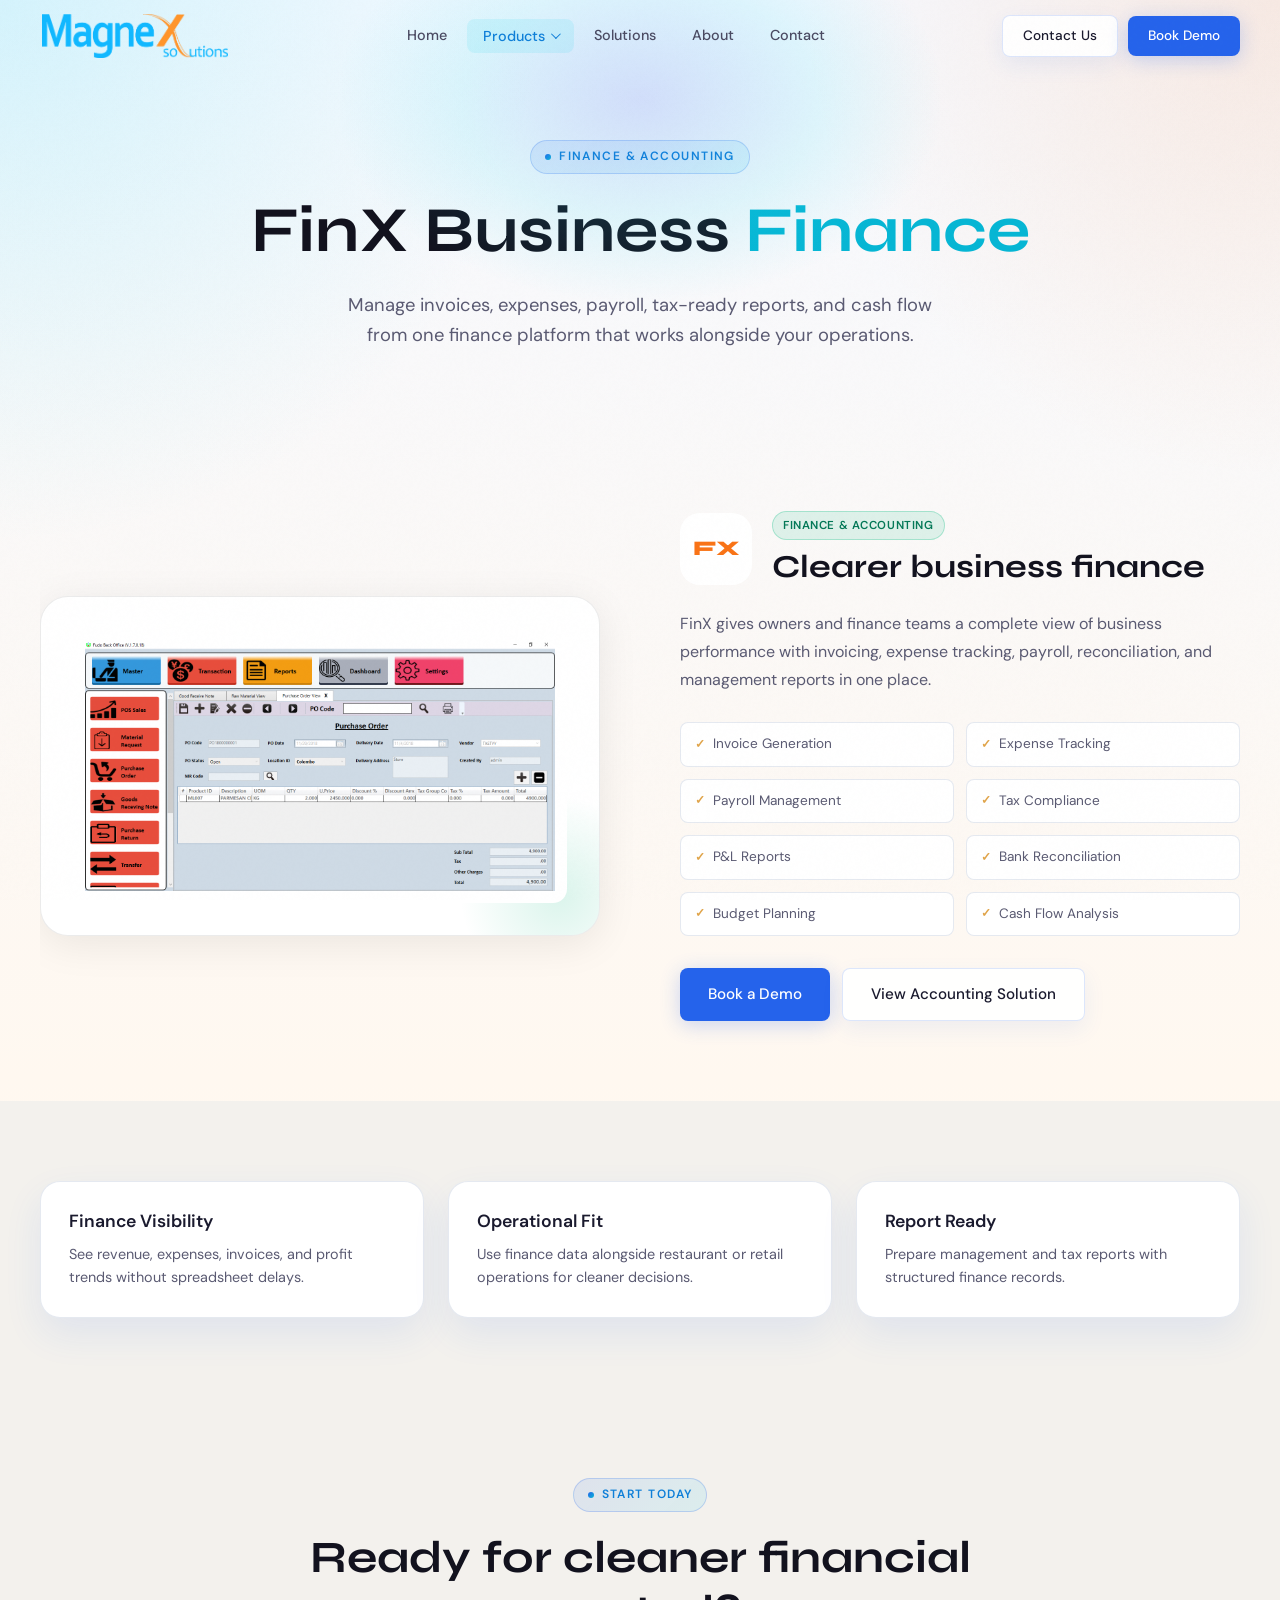
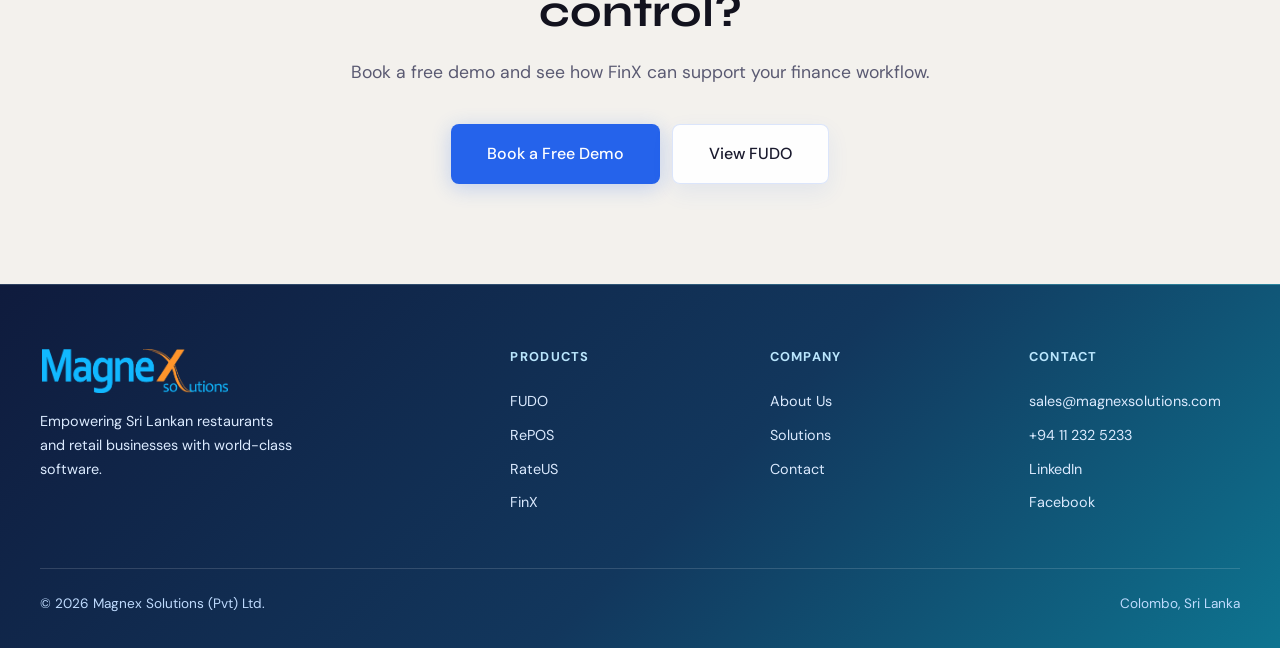
<file: finx.html>
<!doctype html>
<html lang="en">
  <head>
    <meta charset="UTF-8" />
    <meta name="viewport" content="width=device-width, initial-scale=1.0" />
    <title>FinX - Magnex Solutions</title>
    <link rel="stylesheet" href="assets/css/style.css" />
    <link rel="stylesheet" href="assets/css/product-pages.css" />
  </head>
  <body>
    <div class="noise-overlay"></div>

    <nav class="nav scrolled">
      <div class="container">
        <div class="nav__inner">
          <a href="index.html" class="nav__logo"
            ><div class="nav__logo-icon nav__logo-icon--image">
              <img
                src="assets/images/logo.png"
                alt="Magnex Solutions logo"
                class="nav__logo-img"
              /></div
          ></a>
          <ul class="nav__links">
            <li class="nav__item">
              <a href="index.html" class="nav__link">Home</a>
            </li>
            <li class="nav__item">
              <button
                type="button"
                class="nav__link nav__link--dropdown active"
              >
                Products
              </button>
              <div class="nav__dropdown">
                <a href="fudo.html" class="nav__dropdown-link">FUDO</a
                ><a href="repos.html" class="nav__dropdown-link">RePOS</a
                ><!-- <a href="rateus.html" class="nav__dropdown-link">RateUS</a> -->
                <a href="finx.html" class="nav__dropdown-link active">FinX</a>
              </div>
            </li>
            <li class="nav__item">
              <a href="solutions.html" class="nav__link">Solutions</a>
            </li>
            <li class="nav__item">
              <a href="about.html" class="nav__link">About</a>
            </li>
            <li class="nav__item">
              <a href="contact.html" class="nav__link">Contact</a>
            </li>
          </ul>
          <div class="nav__actions">
            <a href="contact.html" class="btn btn-secondary btn-sm"
              >Contact Us</a
            ><a href="contact.html#demo" class="btn btn-primary btn-sm"
              >Book Demo</a
            >
          </div>
          <button class="nav__hamburger" aria-label="Toggle menu">
            <span></span><span></span><span></span>
          </button>
        </div>
      </div>
    </nav>
    <div class="nav__mobile">
      <a href="index.html" class="nav__link">Home</a>
      <div class="nav__mobile-products">
        <a href="fudo.html" class="nav__link">FUDO</a
        ><a href="repos.html" class="nav__link">RePOS</a
        ><!-- <a href="rateus.html" class="nav__link">RateUS</a> -->
        <a href="finx.html" class="nav__link active">FinX</a>
      </div>
      <a href="solutions.html" class="nav__link">Solutions</a
      ><a href="about.html" class="nav__link">About</a
      ><a href="contact.html" class="nav__link">Contact</a
      ><a href="contact.html#demo" class="btn btn-primary">Book a Free Demo</a>
    </div>

    <div class="page-hero">
      <div class="container">
        <span class="section-label">Finance &amp; Accounting</span>
        <h1>FinX Business <span class="gradient-text">Finance</span></h1>
        <p>
          Manage invoices, expenses, payroll, tax-ready reports, and cash flow
          from one finance platform that works alongside your operations.
        </p>
      </div>
    </div>

    <main class="container">
      <section class="product-detail">
        <div class="product-detail-inner reverse">
          <div class="reveal">
            <div class="product-name-block">
              <div class="product-logo-lg logo-finx">FX</div>
              <div>
                <div class="badge badge--green mb-1">
                  Finance &amp; Accounting
                </div>
                <h2 style="font-size: 2rem">Clearer business finance</h2>
              </div>
            </div>
            <p class="product-desc">
              FinX gives owners and finance teams a complete view of business
              performance with invoicing, expense tracking, payroll,
              reconciliation, and management reports in one place.
            </p>
            <div class="feature-grid-2">
              <div class="feature-chip">Invoice Generation</div>
              <div class="feature-chip">Expense Tracking</div>
              <div class="feature-chip">Payroll Management</div>
              <div class="feature-chip">Tax Compliance</div>
              <div class="feature-chip">P&amp;L Reports</div>
              <div class="feature-chip">Bank Reconciliation</div>
              <div class="feature-chip">Budget Planning</div>
              <div class="feature-chip">Cash Flow Analysis</div>
            </div>
            <div class="btn-group">
              <a href="contact.html#demo" class="btn btn-primary">Book a Demo</a
              ><a href="solutions.html#accounting" class="btn btn-secondary"
                >View Accounting Solution</a
              >
            </div>
          </div>
          <div class="product-visual finx-visual reveal">
            <div class="product-image-frame">
              <img
                src="assets/images/fudoback.png"
                alt="FinX finance platform product screen"
              />
            </div>
          </div>
        </div>
      </section>
    </main>

    <section class="section--sm" style="background: #f3f1ed">
      <div class="container">
        <div class="product-page-grid">
          <div class="card product-page-card reveal">
            <h4>Finance Visibility</h4>
            <p>
              See revenue, expenses, invoices, and profit trends without
              spreadsheet delays.
            </p>
          </div>
          <div class="card product-page-card reveal">
            <h4>Operational Fit</h4>
            <p>
              Use finance data alongside restaurant or retail operations for
              cleaner decisions.
            </p>
          </div>
          <div class="card product-page-card reveal">
            <h4>Report Ready</h4>
            <p>
              Prepare management and tax reports with structured finance
              records.
            </p>
          </div>
        </div>
      </div>
    </section>
    <section class="cta-section" style="background: #f3f1ed">
      <div class="container">
        <div class="cta-inner reveal">
          <span class="section-label" style="justify-content: center"
            >Start Today</span
          >
          <h2>Ready for cleaner financial control?</h2>
          <p>
            Book a free demo and see how FinX can support your finance workflow.
          </p>
          <div class="btn-group" style="justify-content: center">
            <a href="contact.html#demo" class="btn btn-primary btn-lg"
              >Book a Free Demo</a
            ><a href="fudo.html" class="btn btn-secondary btn-lg">View FUDO</a>
          </div>
        </div>
      </div>
    </section>
    <footer class="footer">
      <div class="container">
        <div class="footer__grid">
          <div class="footer__brand">
            <a href="index.html" class="nav__logo">
              <div class="nav__logo-icon nav__logo-icon--image">
                <img
                  src="assets/images/logo.png"
                  alt="Magnex Solutions logo"
                  class="nav__logo-img"
                />
              </div>
            </a>
            <p>
              Empowering Sri Lankan restaurants and retail businesses with
              world-class software.
            </p>
          </div>
          <div class="footer__col">
            <h5>Products</h5>
            <a href="fudo.html">FUDO</a><a href="repos.html">RePOS</a
            ><a href="rateus.html">RateUS</a><a href="finx.html">FinX</a>
          </div>
          <div class="footer__col">
            <h5>Company</h5>
            <a href="about.html">About Us</a
            ><a href="solutions.html">Solutions</a
            ><a href="contact.html">Contact</a>
          </div>
          <div class="footer__col">
            <h5>Contact</h5>
            <a href="mailto:sales@magnexsolutions.com"
              >sales@magnexsolutions.com</a
            ><a href="tel:+94 11 232 5233">+94 11 232 5233</a>
            <a
              href="https://www.linkedin.com/company/magnex-solutions/?originalSubdomain=lk"
              >LinkedIn</a
            >
            <a href="https://www.facebook.com/magnexsolutions/">Facebook</a>
          </div>
        </div>
        <div class="footer__bottom">
          <span>&copy; 2026 Magnex Solutions (Pvt) Ltd.</span
          ><span>Colombo, Sri Lanka</span>
        </div>
      </div>
    </footer>
    <script src="assets/js/main.js"></script>
  </body>
</html>
</file>
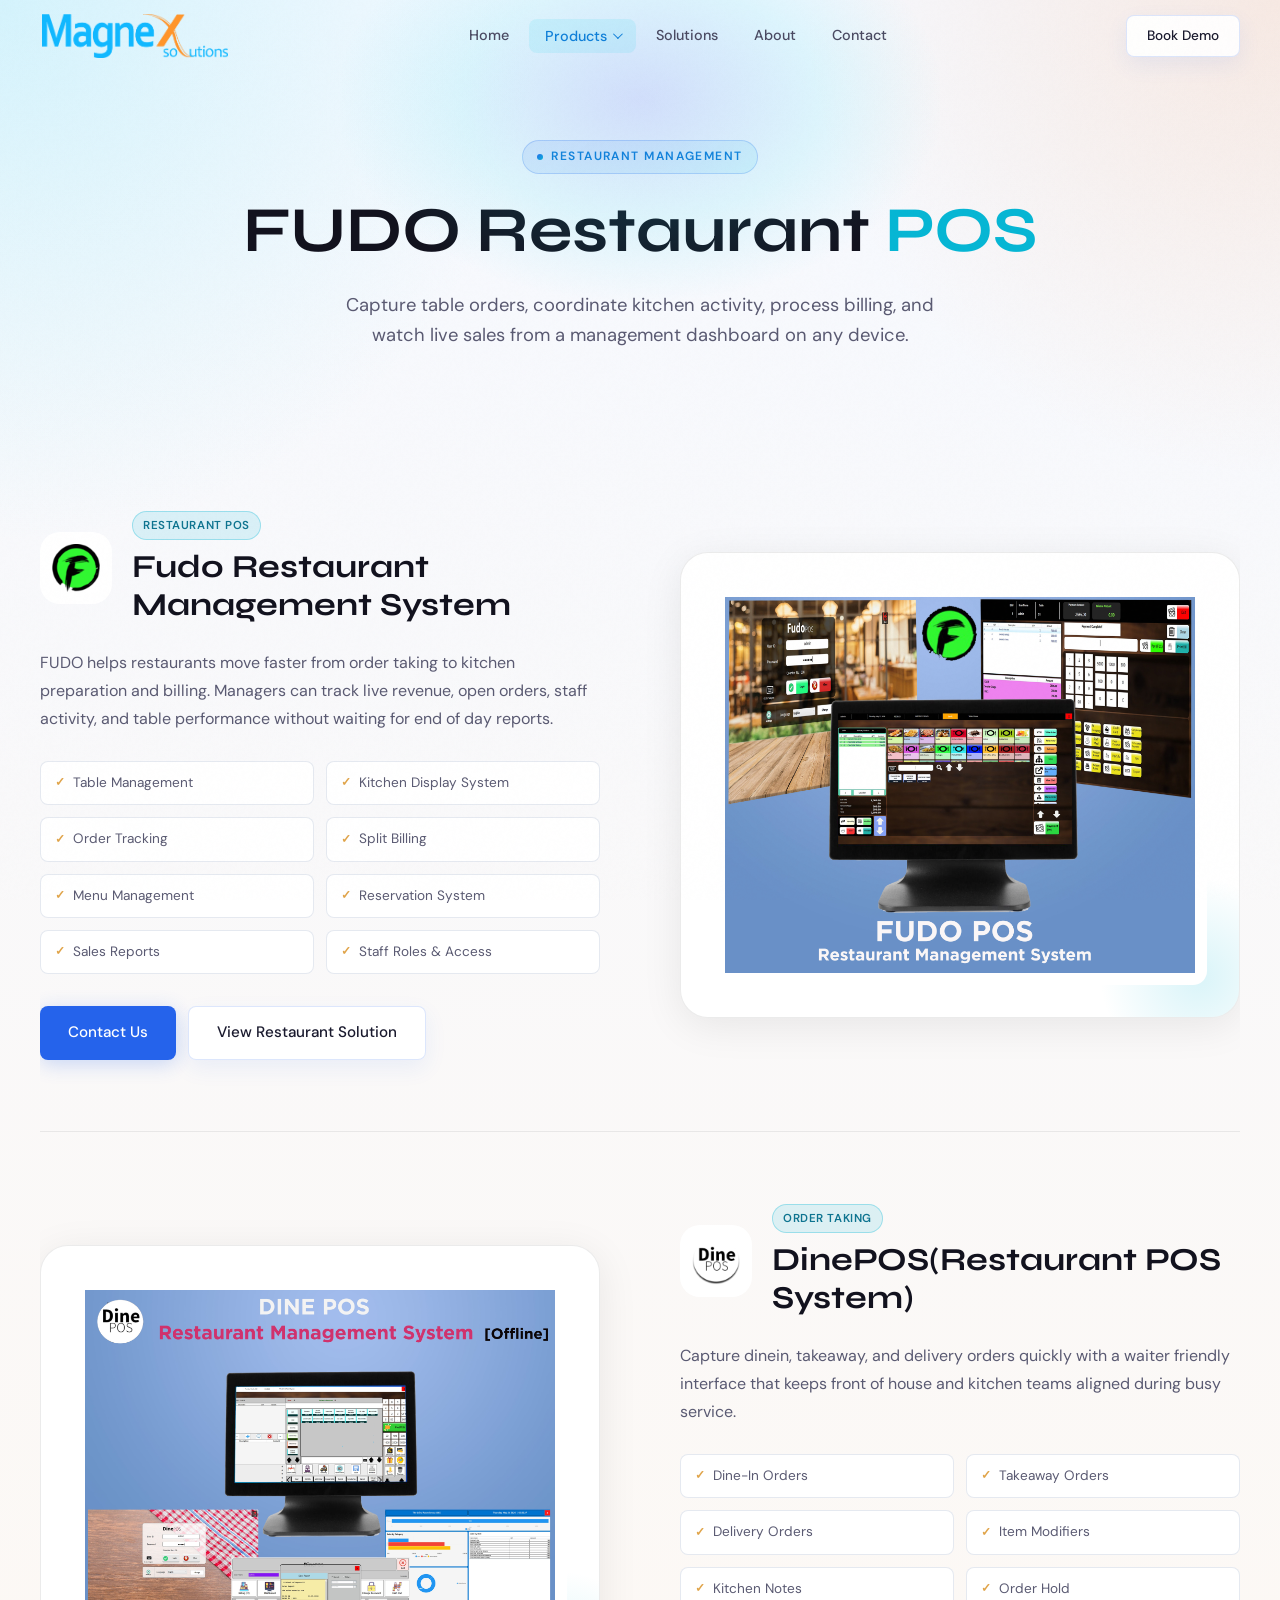
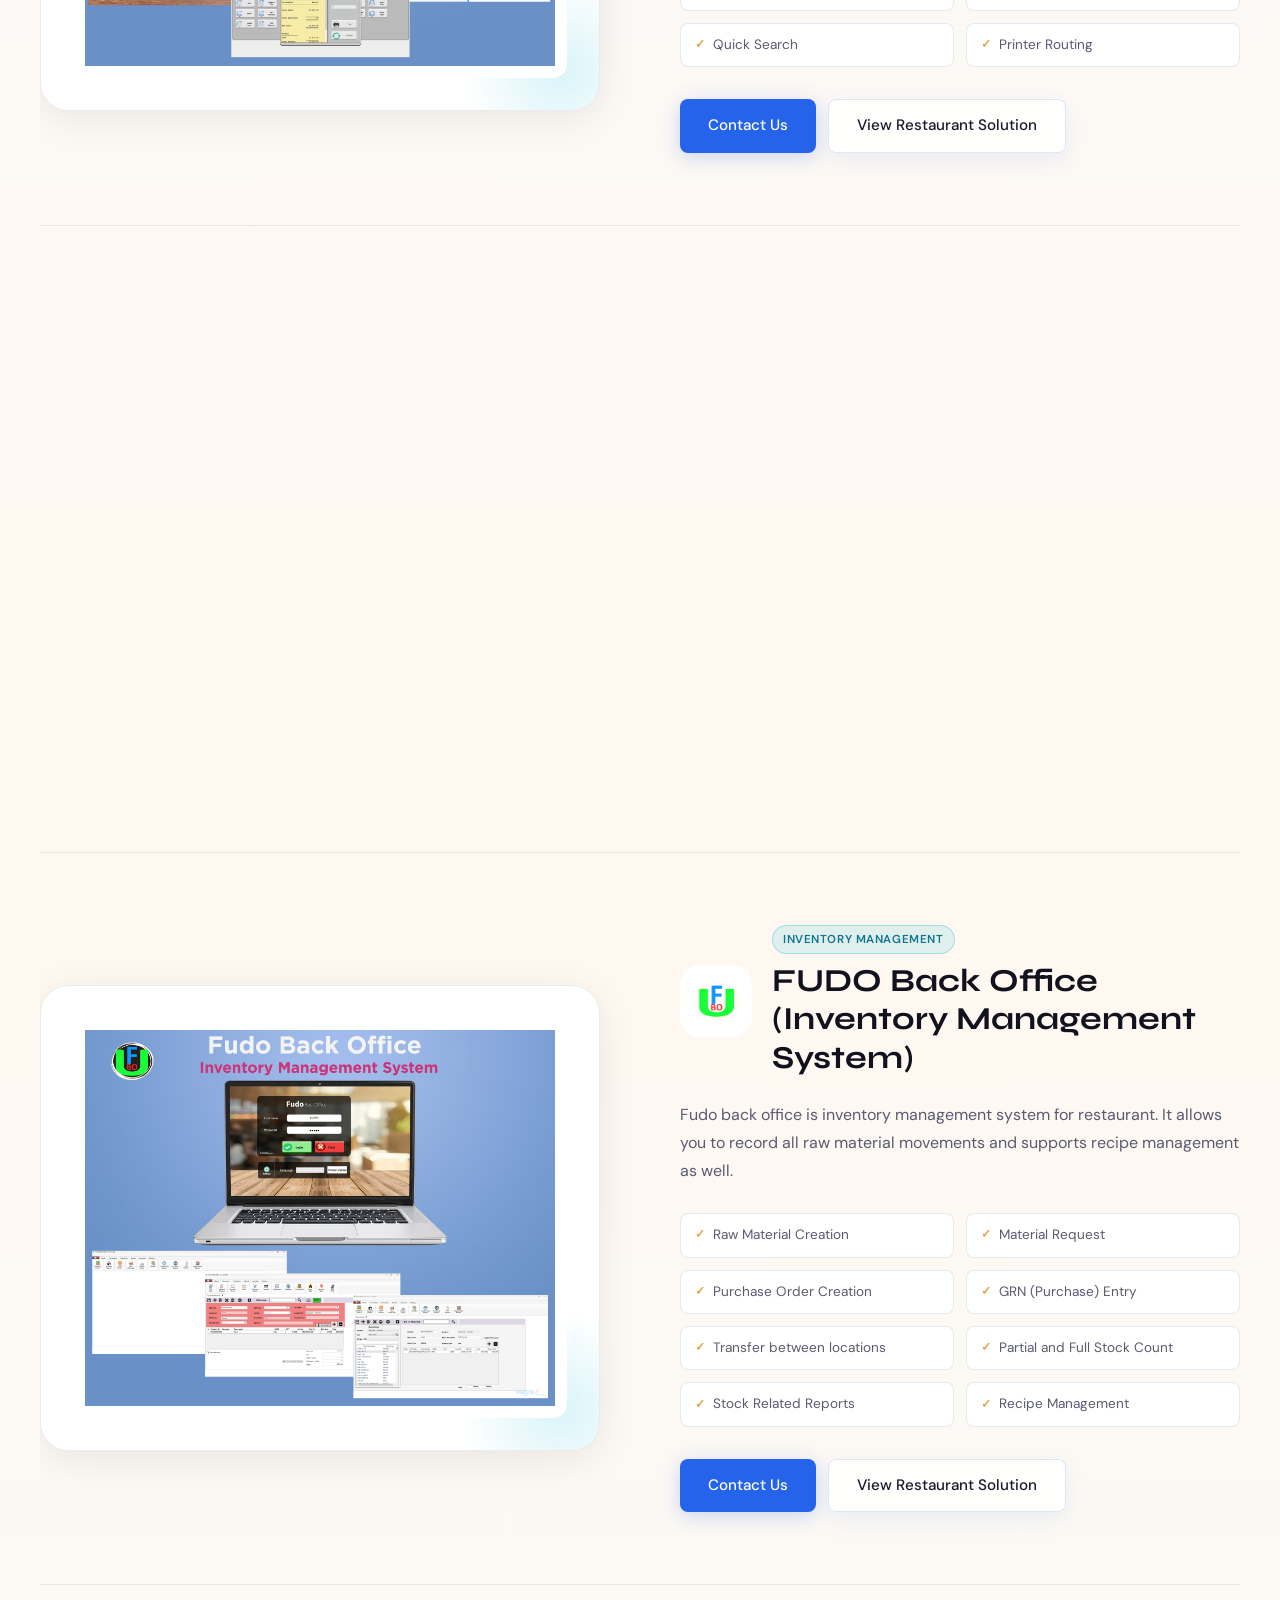
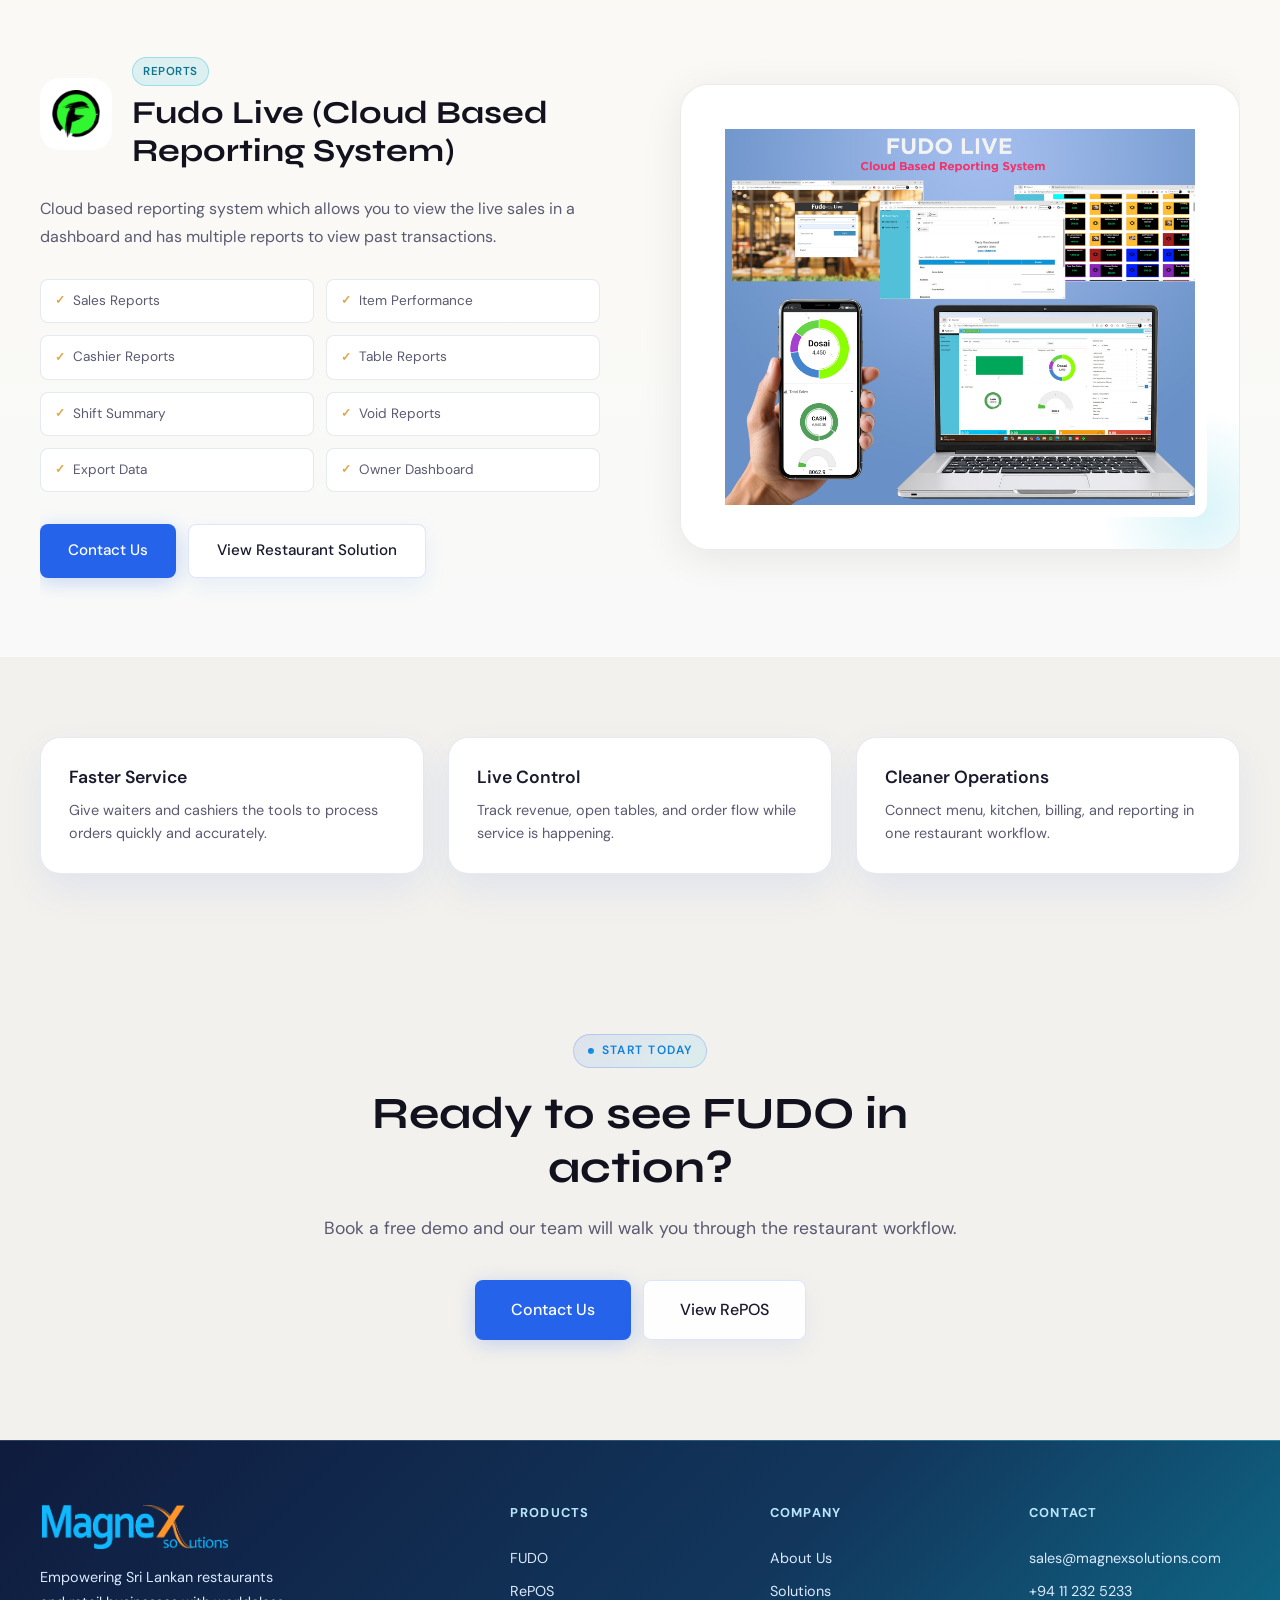
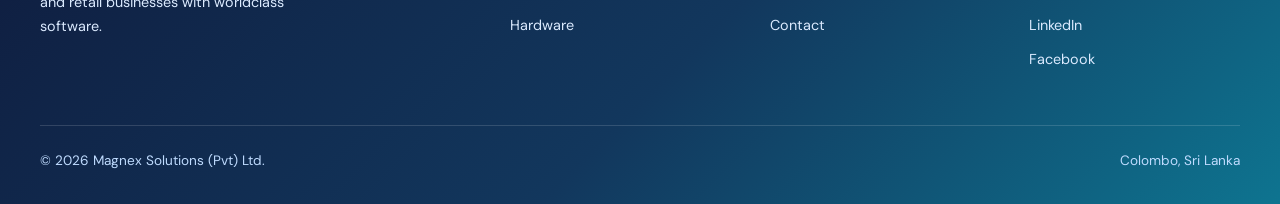
<file: fudo.html>
<!doctype html>
<html lang="en">
  <head>
    <meta charset="UTF-8" />
    <meta name="viewport" content="width=device-width, initial-scale=1.0" />
    <title>FUDO - Magnex Solutions</title>
    <link rel="stylesheet" href="assets/css/style.css" />
    <link rel="stylesheet" href="assets/css/product-pages.css" />
  </head>
  <body>
    <div class="noise-overlay"></div>

    <nav class="nav scrolled">
      <div class="container">
        <div class="nav__inner">
          <a href="index.html" class="nav__logo">
            <div class="nav__logo-icon nav__logo-icon--image">
              <img
                src="assets/images/icons/logo.png"
                alt="Magnex Solutions logo"
                class="nav__logo-img"
              />
            </div>
          </a>
          <ul class="nav__links">
            <li class="nav__item">
              <a href="index.html" class="nav__link">Home</a>
            </li>
            <li class="nav__item">
              <button
                type="button"
                class="nav__link nav__link--dropdown active"
              >
                Products
              </button>
              <div class="nav__dropdown">
                <a href="fudo.html" class="nav__dropdown-link active">FUDO</a>
                <a href="repos.html" class="nav__dropdown-link">RePOS</a>
                <a href="hardware.html" class="nav__dropdown-link">Hardware</a>
                <!-- <a href="rateus.html" class="nav__dropdown-link">RateUS</a> -->
                <!-- <a href="finx.html" class="nav__dropdown-link">FinX</a> -->
              </div>
            </li>
            <li class="nav__item">
              <a href="solutions.html" class="nav__link">Solutions</a>
            </li>
            <li class="nav__item">
              <a href="about.html" class="nav__link">About</a>
            </li>
            <li class="nav__item">
              <a href="contact.html" class="nav__link">Contact</a>
            </li>
          </ul>
          <div class="nav__actions">
            <a href="contact.html" class="btn btn-secondary btn-sm"
              >Book Demo</a
            >
            <!--<a href="contact.html#demo" class="btn btn-primary btn-sm"
              >Book Demo</a
            >-->
          </div>
          <button class="nav__hamburger" aria-label="Toggle menu">
            <span></span><span></span><span></span>
          </button>
        </div>
      </div>
    </nav>
    <div class="nav__mobile">
      <a href="index.html" class="nav__link">Home</a>

      <div class="nav__mobile-products">
        <a href="fudo.html" class="nav__link active">FUDO</a>
        <a href="repos.html" class="nav__link">RePOS</a>
        <a href="hardware.html" class="nav__link">Hardware</a>
        <!--<a href="rateus.html" class="nav__link">RateUS</a> 
        <a href="finx.html" class="nav__link">FinX</a>-->
      </div>
      <a href="solutions.html" class="nav__link">Solutions</a>
      <a href="about.html" class="nav__link">About</a>
      <a href="contact.html" class="nav__link">Contact</a>
      <!--<a href="contact.html#demo" class="btn btn-primary">Book a Free Demo</a>-->
    </div>

    <div class="page-hero">
      <div class="container">
        <span class="section-label">Restaurant Management</span>
        <h1>FUDO Restaurant <span class="gradient-text">POS</span></h1>
        <p>
          Capture table orders, coordinate kitchen activity, process billing,
          and watch live sales from a management dashboard on any device.
        </p>
      </div>
    </div>

    <main class="container">
      <section class="product-detail">
        <div class="product-detail-inner">
          <div class="reveal">
            <div class="product-name-block">
              <div class="product-logo-lg logo-fudo">
                <img
                  src="assets/images/icons/fudo.ico"
                  alt="FUDO icon"
                  class="product-logo-lg__icon"
                />
              </div>
              <div>
                <div class="badge badge--cyan mb-1">Restaurant POS</div>
                <h2 style="font-size: 2rem">
                  Fudo Restaurant Management System
                </h2>
              </div>
            </div>
            <p class="product-desc">
              FUDO helps restaurants move faster from order taking to kitchen
              preparation and billing. Managers can track live revenue, open
              orders, staff activity, and table performance without waiting for
              end of day reports.
            </p>
            <div class="feature-grid-2">
              <div class="feature-chip">Table Management</div>
              <div class="feature-chip">Kitchen Display System</div>
              <div class="feature-chip">Order Tracking</div>
              <div class="feature-chip">Split Billing</div>
              <div class="feature-chip">Menu Management</div>
              <div class="feature-chip">Reservation System</div>
              <div class="feature-chip">Sales Reports</div>
              <div class="feature-chip">Staff Roles & Access</div>
            </div>
            <div class="btn-group">
              <a href="contact.html" class="btn btn-primary">Contact Us</a>
              <a href="solutions.html#restaurant" class="btn btn-secondary"
                >View Restaurant Solution</a
              >
            </div>
          </div>
          <div class="product-visual fudo-visual reveal">
            <div class="product-image-frame">
              <img
                src="assets/images/FUDO/Fudo.jpg"
                alt="FUDO restaurant POS product screen"
              />
            </div>
          </div>
        </div>

        <div class="product-detail-inner reverse">
          <div class="reveal">
            <div class="product-name-block">
              <div class="product-logo-lg logo-fudo">
                <img
                  src="assets/images/icons/dineposico.ico"
                  alt="FUDO icon"
                  class="product-logo-lg__icon"
                />
              </div>
              <div>
                <div class="badge badge--cyan mb-1">Order Taking</div>
                <h2 style="font-size: 2rem">DinePOS(Restaurant POS System)</h2>
              </div>
            </div>
            <p class="product-desc">
              Capture dinein, takeaway, and delivery orders quickly with a
              waiter friendly interface that keeps front of house and kitchen
              teams aligned during busy service.
            </p>
            <div class="feature-grid-2">
              <div class="feature-chip">Dine-In Orders</div>
              <div class="feature-chip">Takeaway Orders</div>
              <div class="feature-chip">Delivery Orders</div>
              <div class="feature-chip">Item Modifiers</div>
              <div class="feature-chip">Kitchen Notes</div>
              <div class="feature-chip">Order Hold</div>
              <div class="feature-chip">Quick Search</div>
              <div class="feature-chip">Printer Routing</div>
            </div>
            <div class="btn-group">
              <a href="contact.html" class="btn btn-primary">Contact Us</a>
              <a href="solutions.html#restaurant" class="btn btn-secondary"
                >View Restaurant Solution</a
              >
            </div>
          </div>
          <div class="product-visual fudo-visual reveal">
            <div class="product-image-frame">
              <img
                src="assets/images/FUDO/dine pos web.jpg"
                alt="FUDO order taking product screen"
              />
            </div>
          </div>
        </div>

        <div class="product-detail-inner">
          <div class="reveal">
            <div class="product-name-block">
              <div class="product-logo-lg logo-fudo">
                <img
                  src="assets/images/icons/fu2.0.jpg"
                  alt="FUDO icon"
                  class="product-logo-lg__icon"
                />
              </div>
              <div>
                <div class="badge badge--cyan mb-1">FUDO Lite</div>
                <h2 style="font-size: 2rem">Fudo Mobile</h2>
              </div>
            </div>
            <p class="product-desc">
              Fudo Mobile is a waiter order taking mobile application for
              android OS. Fudo Lite can support Android Phones or Android TAB's.
            </p>
            <div class="feature-grid-2">
              <div class="feature-chip">Table Order with PAX</div>
              <div class="feature-chip">Open Checks Lookup</div>
              <div class="feature-chip">Easy Navigation</div>
              <div class="feature-chip">Side Items and Modifiers</div>
              <div class="feature-chip">Support Phone or Tablet</div>
              <div class="feature-chip">Runs on Android OS and Windows</div>
              <div class="feature-chip">Multilingual Support</div>
            </div>
            <div class="btn-group">
              <a href="contact.html#demo" class="btn btn-primary">Contact Us</a>
              <a href="solutions.html#restaurant" class="btn btn-secondary"
                >View Restaurant Solution</a
              >
            </div>
          </div>
          <div class="product-visual fudo-visual reveal">
            <div class="product-image-frame product-image-frame--contain">
              <img
                src="assets/images/FUDO/FudoLite.jpg"
                alt="FUDO kitchen display product screen"
              />
            </div>
          </div>
        </div>

        <div class="product-detail-inner reverse">
          <div class="reveal">
            <div class="product-name-block">
              <div class="product-logo-lg logo-fudo">
                <img
                  src="assets/images/icons/icon fudoBO.ico"
                  alt="FUDO icon"
                  class="product-logo-lg__icon"
                />
              </div>
              <div>
                <div class="badge badge--cyan mb-1">Inventory Management</div>
                <h2 style="font-size: 2rem">
                  FUDO Back Office (Inventory Management System)
                </h2>
              </div>
            </div>
            <p class="product-desc">
              Fudo back office is inventory management system for restaurant. It
              allows you to record all raw material movements and supports
              recipe management as well.
            </p>
            <div class="feature-grid-2">
              <div class="feature-chip">Raw Material Creation</div>
              <div class="feature-chip">Material Request</div>
              <div class="feature-chip">Purchase Order Creation</div>
              <div class="feature-chip">GRN (Purchase) Entry</div>
              <div class="feature-chip">Transfer between locations</div>
              <div class="feature-chip">Partial and Full Stock Count</div>
              <div class="feature-chip">Stock Related Reports</div>
              <div class="feature-chip">Recipe Management</div>
            </div>
            <div class="btn-group">
              <a href="contact.html#demo" class="btn btn-primary">Contact Us</a>
              <a href="solutions.html#restaurant" class="btn btn-secondary"
                >View Restaurant Solution</a
              >
            </div>
          </div>
          <div class="product-visual fudo-visual reveal">
            <div class="product-image-frame">
              <img
                src="assets/images/FUDO/FUdo BO WEB.jpg"
                alt="FUDO billing product screen"
              />
            </div>
          </div>
        </div>

        <div class="product-detail-inner">
          <div class="reveal">
            <div class="product-name-block">
              <div class="product-logo-lg logo-fudo">
                <img
                  src="assets/images/icons/fudo.ico"
                  alt="FUDO icon"
                  class="product-logo-lg__icon"
                />
              </div>
              <div>
                <div class="badge badge--cyan mb-1">Reports</div>
                <h2 style="font-size: 2rem">
                  Fudo Live (Cloud Based Reporting System)
                </h2>
              </div>
            </div>
            <p class="product-desc">
              Cloud based reporting system which allows you to view the live
              sales in a dashboard and has multiple reports to view past
              transactions.
            </p>
            <div class="feature-grid-2">
              <div class="feature-chip">Sales Reports</div>
              <div class="feature-chip">Item Performance</div>
              <div class="feature-chip">Cashier Reports</div>
              <div class="feature-chip">Table Reports</div>
              <div class="feature-chip">Shift Summary</div>
              <div class="feature-chip">Void Reports</div>
              <div class="feature-chip">Export Data</div>
              <div class="feature-chip">Owner Dashboard</div>
            </div>
            <div class="btn-group">
              <a href="contact.html#demo" class="btn btn-primary">Contact Us</a>
              <a href="solutions.html#restaurant" class="btn btn-secondary"
                >View Restaurant Solution</a
              >
            </div>
          </div>
          <div class="product-visual fudo-visual reveal">
            <div class="product-image-frame">
              <img
                src="assets/images/FUDO/cloud base report.jpg"
                alt="FUDO reporting product screen"
              />
            </div>
          </div>
        </div>
      </section>
    </main>

    <section class="section--sm" style="background: #f3f1ed">
      <div class="container">
        <div class="product-page-grid">
          <div class="card product-page-card reveal">
            <h4>Faster Service</h4>
            <p>
              Give waiters and cashiers the tools to process orders quickly and
              accurately.
            </p>
          </div>
          <div class="card product-page-card reveal">
            <h4>Live Control</h4>
            <p>
              Track revenue, open tables, and order flow while service is
              happening.
            </p>
          </div>
          <div class="card product-page-card reveal">
            <h4>Cleaner Operations</h4>
            <p>
              Connect menu, kitchen, billing, and reporting in one restaurant
              workflow.
            </p>
          </div>
        </div>
      </div>
    </section>

    <section class="cta-section" style="background: #f3f1ed">
      <div class="container">
        <div class="cta-inner reveal">
          <span class="section-label" style="justify-content: center"
            >Start Today</span
          >
          <h2>Ready to see FUDO in action?</h2>
          <p>
            Book a free demo and our team will walk you through the restaurant
            workflow.
          </p>
          <div class="btn-group" style="justify-content: center">
            <a href="contact.html" class="btn btn-primary btn-lg">Contact Us</a>
            <a href="repos.html" class="btn btn-secondary btn-lg">View RePOS</a>
          </div>
        </div>
      </div>
    </section>

    <footer class="footer">
      <div class="container">
        <div class="footer__grid">
          <div class="footer__brand">
            <a href="index.html" class="nav__logo">
              <div class="nav__logo-icon nav__logo-icon--image">
                <img
                  src="assets/images/icons/logo.png"
                  alt="Magnex Solutions logo"
                  class="nav__logo-img"
                />
              </div>
            </a>
            <p>
              Empowering Sri Lankan restaurants and retail businesses with
              worldclass software.
            </p>
          </div>
          <div class="footer__col">
            <h5>Products</h5>
            <a href="fudo.html">FUDO</a><a href="repos.html">RePOS</a
            ><a href="hardware.html">Hardware</a>
            <!--<a href="rateus.html">RateUS</a><a href="finx.html">FinX</a>-->
          </div>
          <div class="footer__col">
            <h5>Company</h5>
            <a href="about.html">About Us</a
            ><a href="solutions.html">Solutions</a
            ><a href="contact.html">Contact</a>
          </div>
          <div class="footer__col">
            <h5>Contact</h5>
            <a href="mailto:sales@magnexsolutions.com"
              >sales@magnexsolutions.com</a
            ><a href="tel:+94 11 232 5233">+94 11 232 5233</a>
            <a
              href="https://www.linkedin.com/company/magnex-solutions/?originalSubdomain=lk"
              >LinkedIn</a
            >
            <a href="https://www.facebook.com/magnexsolutions/">Facebook</a>
          </div>
        </div>
        <div class="footer__bottom">
          <span>&copy; 2026 Magnex Solutions (Pvt) Ltd.</span
          ><span>Colombo, Sri Lanka</span>
        </div>
      </div>
    </footer>
    <script src="assets/js/main.js"></script>
  </body>
</html>
</file>
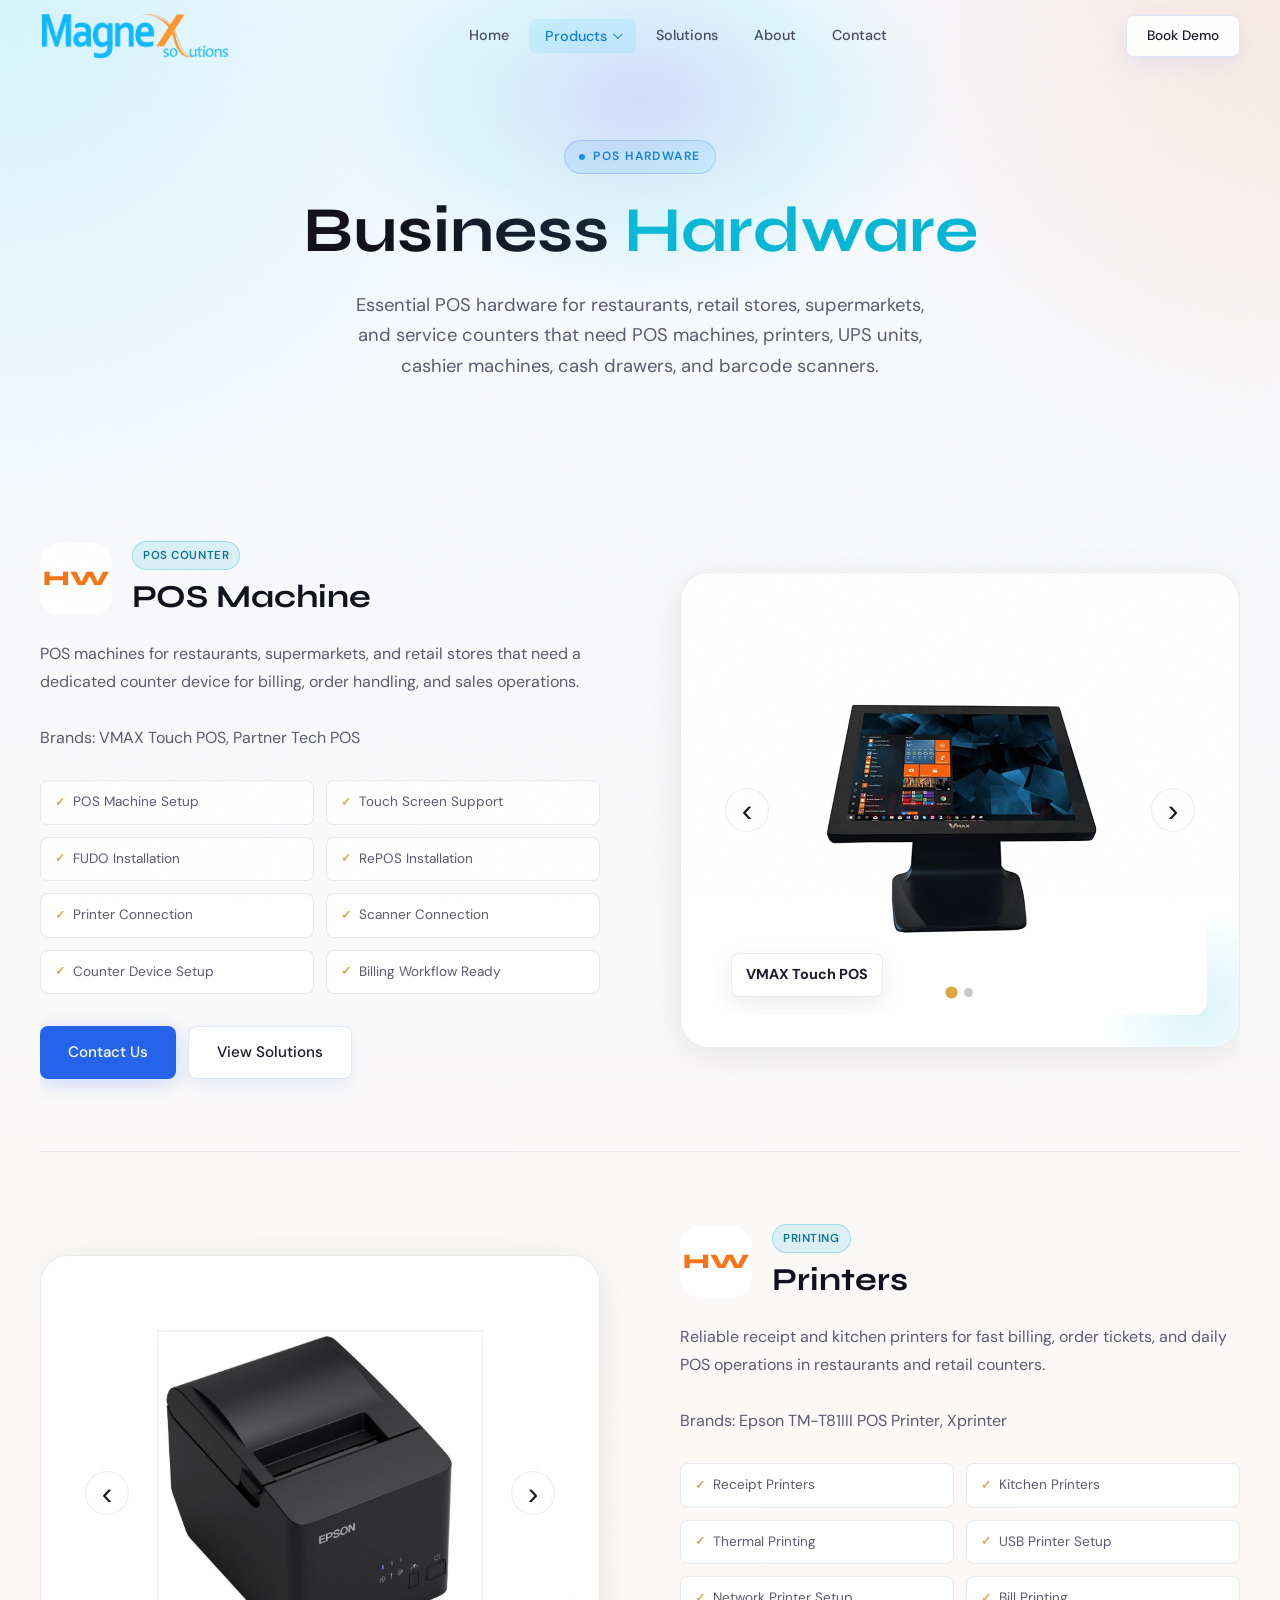
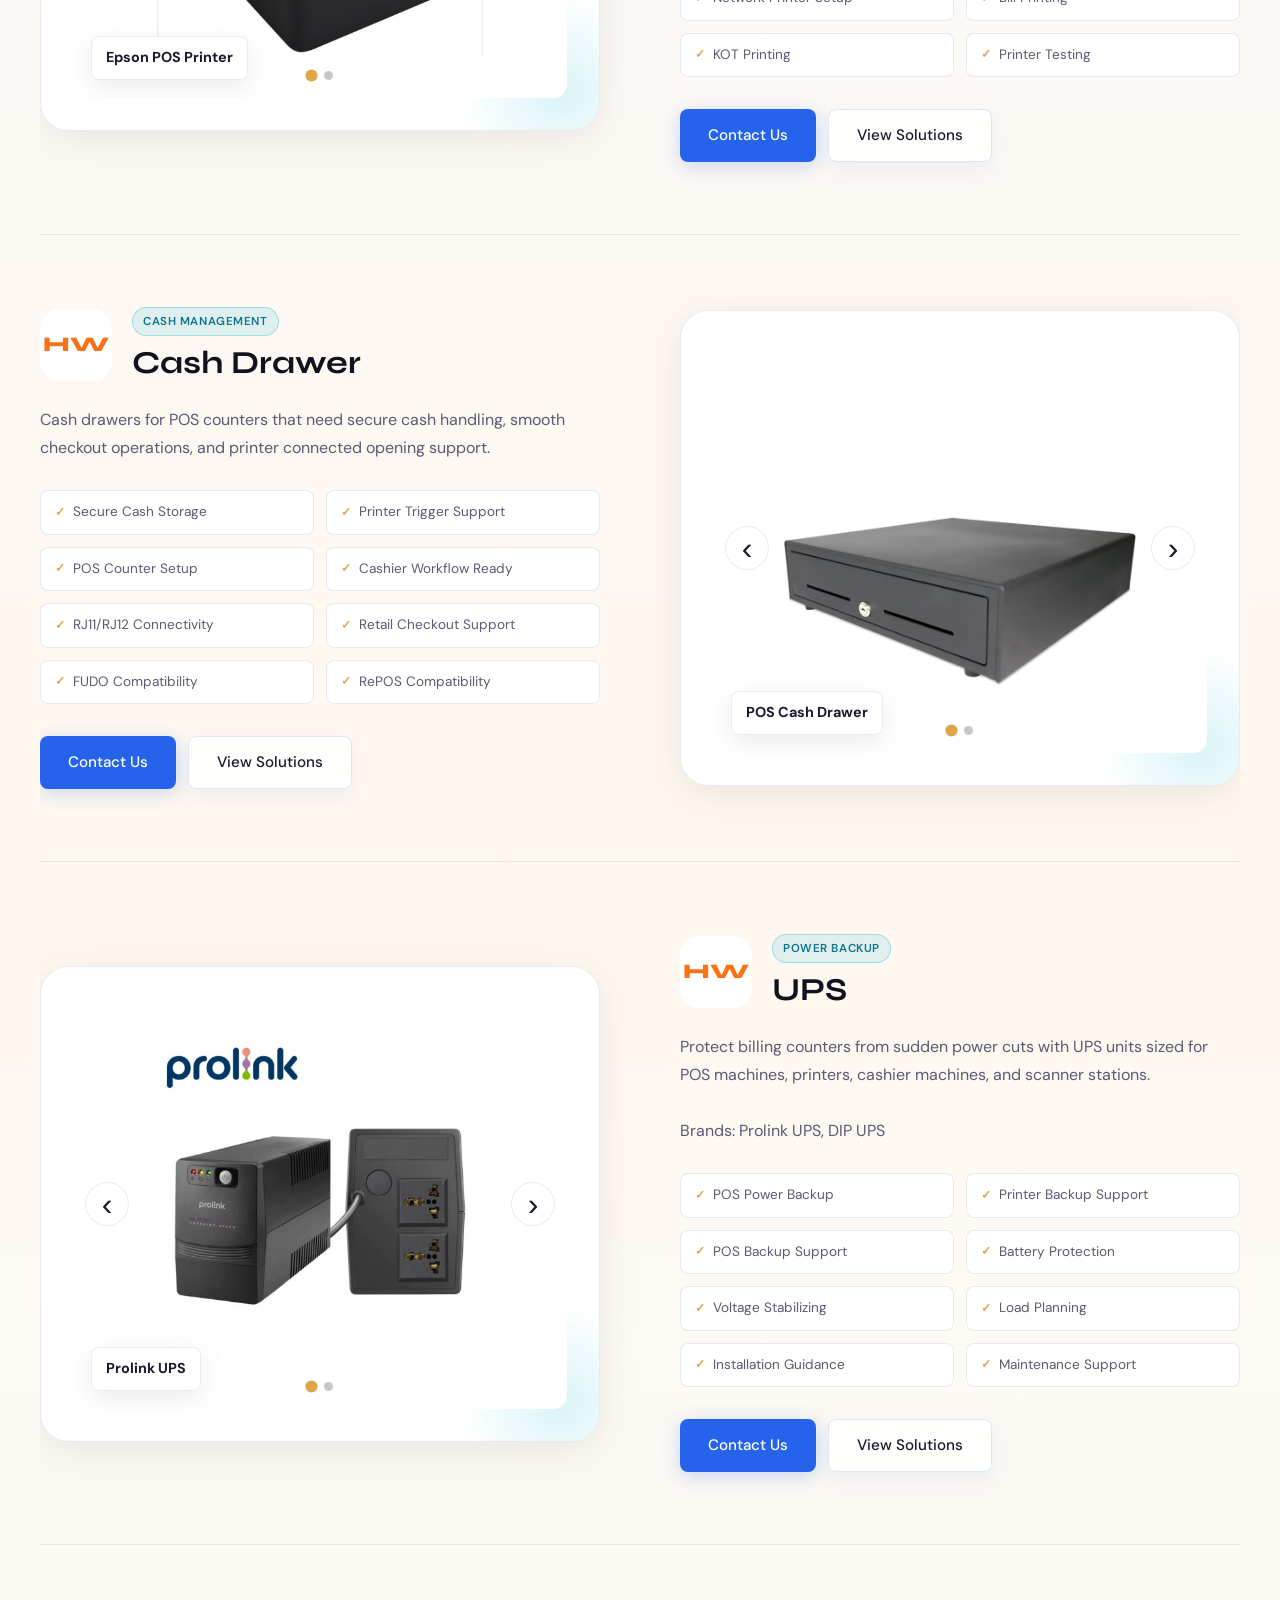
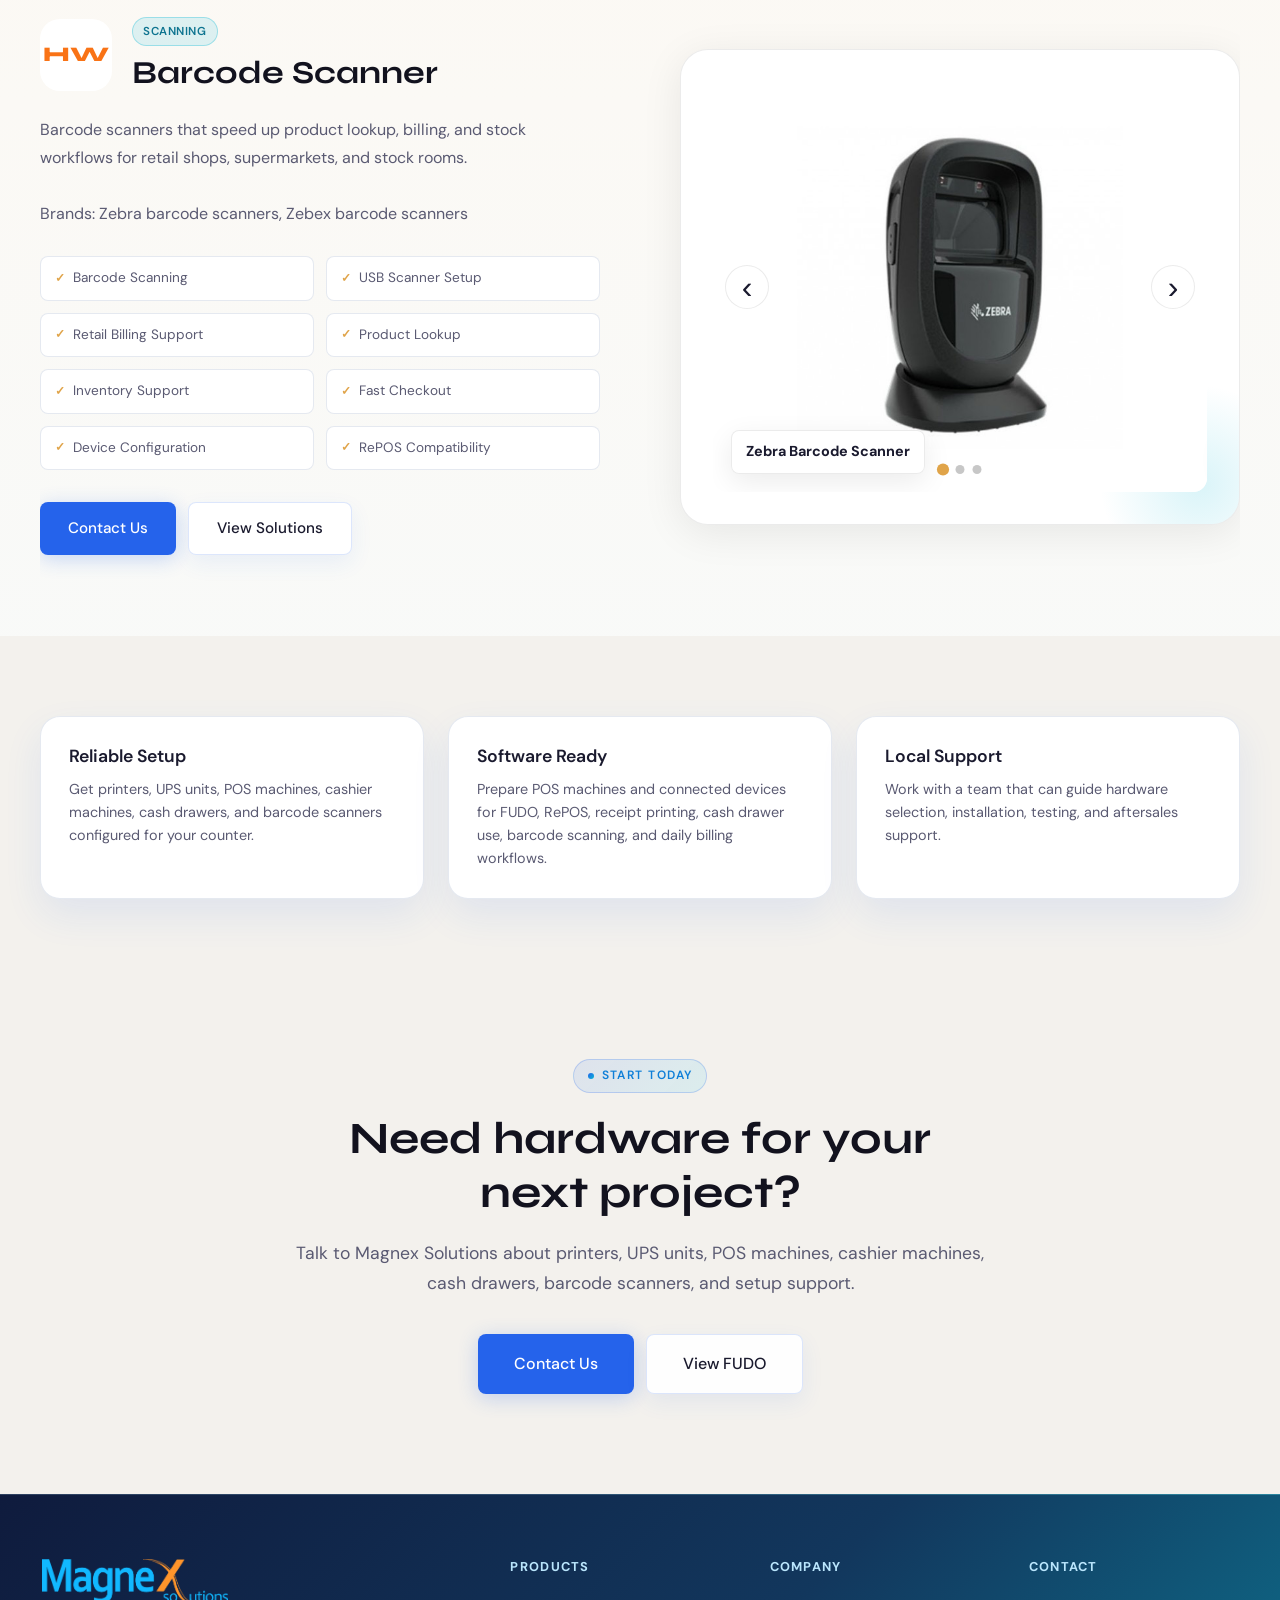
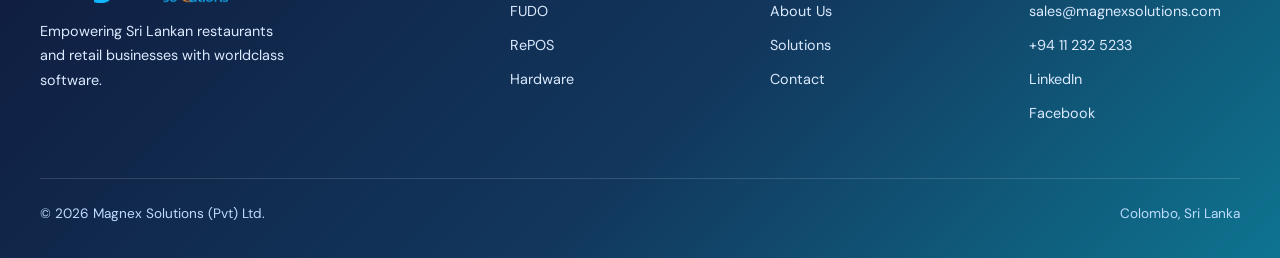
<file: hardware.html>
<!doctype html>
<html lang="en">
  <head>
    <meta charset="UTF-8" />
    <meta name="viewport" content="width=device-width, initial-scale=1.0" />
    <title>Hardware - Magnex Solutions</title>
    <link rel="stylesheet" href="assets/css/style.css" />
    <link rel="stylesheet" href="assets/css/product-pages.css" />
  </head>
  <body>
    <div class="noise-overlay"></div>

    <nav class="nav scrolled">
      <div class="container">
        <div class="nav__inner">
          <a href="index.html" class="nav__logo">
            <div class="nav__logo-icon nav__logo-icon--image">
              <img
                src="assets/images/icons/logo.png"
                alt="Magnex Solutions logo"
                class="nav__logo-img"
              />
            </div>
          </a>
          <ul class="nav__links">
            <li class="nav__item">
              <a href="index.html" class="nav__link">Home</a>
            </li>
            <li class="nav__item">
              <button
                type="button"
                class="nav__link nav__link--dropdown active"
              >
                Products
              </button>
              <div class="nav__dropdown">
                <a href="fudo.html" class="nav__dropdown-link">FUDO</a>
                <a href="repos.html" class="nav__dropdown-link">RePOS</a>
                <a href="hardware.html" class="nav__dropdown-link active"
                  >Hardware</a
                >
                <!-- <a href="rateus.html" class="nav__dropdown-link">RateUS</a> -->
                <!-- <a href="finx.html" class="nav__dropdown-link">FinX</a> -->
              </div>
            </li>
            <li class="nav__item">
              <a href="solutions.html" class="nav__link">Solutions</a>
            </li>
            <li class="nav__item">
              <a href="about.html" class="nav__link">About</a>
            </li>
            <li class="nav__item">
              <a href="contact.html" class="nav__link">Contact</a>
            </li>
          </ul>
          <div class="nav__actions">
            <a href="contact.html" class="btn btn-secondary btn-sm"
              >Book Demo</a
            >
            <!--<a href="contact.html#demo" class="btn btn-primary btn-sm"
              >Book Demo</a
            >-->
          </div>
          <button class="nav__hamburger" aria-label="Toggle menu">
            <span></span><span></span><span></span>
          </button>
        </div>
      </div>
    </nav>
    <div class="nav__mobile">
      <a href="index.html" class="nav__link">Home</a>

      <div class="nav__mobile-products">
        <a href="fudo.html" class="nav__link">FUDO</a>
        <a href="repos.html" class="nav__link">RePOS</a>
        <a href="hardware.html" class="nav__link active">Hardware</a>
        <!--<a href="rateus.html" class="nav__link">RateUS</a> 
        <a href="finx.html" class="nav__link">FinX</a>-->
      </div>
      <a href="solutions.html" class="nav__link">Solutions</a>
      <a href="about.html" class="nav__link">About</a>
      <a href="contact.html" class="nav__link">Contact</a>
      <!--<a href="contact.html#demo" class="btn btn-primary">Book a Free Demo</a>-->
    </div>

    <div class="page-hero">
      <div class="container">
        <span class="section-label">POS Hardware</span>
        <h1>Business <span class="gradient-text">Hardware</span></h1>
        <p>
          Essential POS hardware for restaurants, retail stores, supermarkets,
          and service counters that need POS machines, printers, UPS units,
          cashier machines, cash drawers, and barcode scanners.
        </p>
      </div>
    </div>

    <main class="container">
      <section class="product-detail">
        <div class="product-detail-inner">
          <div class="reveal">
            <div class="product-name-block">
              <div class="product-logo-lg logo-fudo">HW</div>
              <div>
                <div class="badge badge--cyan mb-1">POS Counter</div>
                <h2 style="font-size: 2rem">POS Machine</h2>
              </div>
            </div>
            <p class="product-desc">
              POS machines for restaurants, supermarkets, and retail stores that
              need a dedicated counter device for billing, order handling, and
              sales operations.
            </p>
            <p class="product-desc">Brands: VMAX Touch POS, Partner Tech POS</p>
            <div class="feature-grid-2">
              <div class="feature-chip">POS Machine Setup</div>
              <div class="feature-chip">Touch Screen Support</div>
              <div class="feature-chip">FUDO Installation</div>
              <div class="feature-chip">RePOS Installation</div>
              <div class="feature-chip">Printer Connection</div>
              <div class="feature-chip">Scanner Connection</div>
              <div class="feature-chip">Counter Device Setup</div>
              <div class="feature-chip">Billing Workflow Ready</div>
            </div>
            <div class="btn-group">
              <a href="contact.html#demo" class="btn btn-primary">Contact Us</a>
              <a href="solutions.html" class="btn btn-secondary"
                >View Solutions</a
              >
            </div>
          </div>
          <div class="product-visual fudo-visual reveal">
            <div class="product-carousel" data-carousel>
              <button
                class="product-carousel__control product-carousel__control--prev"
                type="button"
                data-carousel-prev
                aria-label="Previous POS machine image"
              >
                &#8249;
              </button>
              <div class="product-carousel__viewport">
                <div class="product-carousel__track" data-carousel-track>
                  <figure
                    class="product-carousel__slide active"
                    data-carousel-slide
                  >
                    <img
                      src="assets/images/Hardware/VMAX_TouchPos.jpg"
                      alt="VMAX touch screen POS machine"
                    />
                    <figcaption>VMAX Touch POS</figcaption>
                  </figure>
                  <figure class="product-carousel__slide" data-carousel-slide>
                    <img
                      src="assets/images/Hardware/Partner_Tech_POS.jpg"
                      alt="Partner Tech POS machine"
                    />
                    <figcaption>Partner Tech POS</figcaption>
                  </figure>
                </div>
              </div>
              <button
                class="product-carousel__control product-carousel__control--next"
                type="button"
                data-carousel-next
                aria-label="Next POS machine image"
              >
                &#8250;
              </button>
              <div
                class="product-carousel__dots"
                aria-label="Select POS machine image"
              >
                <button
                  class="product-carousel__dot active"
                  type="button"
                  data-carousel-dot="0"
                  aria-label="Show VMAX touch POS"
                ></button>
                <button
                  class="product-carousel__dot"
                  type="button"
                  data-carousel-dot="1"
                  aria-label="Show Partner Tech POS"
                ></button>
              </div>
            </div>
          </div>
        </div>

        <div class="product-detail-inner reverse">
          <div class="reveal">
            <div class="product-name-block">
              <div class="product-logo-lg logo-fudo">HW</div>
              <div>
                <div class="badge badge--cyan mb-1">Printing</div>
                <h2 style="font-size: 2rem">Printers</h2>
              </div>
            </div>
            <p class="product-desc">
              Reliable receipt and kitchen printers for fast billing, order
              tickets, and daily POS operations in restaurants and retail
              counters.
            </p>
            <p class="product-desc">
              Brands: Epson TM-T81III POS Printer, Xprinter
            </p>
            <div class="feature-grid-2">
              <div class="feature-chip">Receipt Printers</div>
              <div class="feature-chip">Kitchen Printers</div>
              <div class="feature-chip">Thermal Printing</div>
              <div class="feature-chip">USB Printer Setup</div>
              <div class="feature-chip">Network Printer Setup</div>
              <div class="feature-chip">Bill Printing</div>
              <div class="feature-chip">KOT Printing</div>
              <div class="feature-chip">Printer Testing</div>
            </div>
            <div class="btn-group">
              <a href="contact.html" class="btn btn-primary">Contact Us</a>
              <a href="solutions.html" class="btn btn-secondary"
                >View Solutions</a
              >
            </div>
          </div>
          <div class="product-visual fudo-visual reveal">
            <div class="product-carousel" data-carousel>
              <button
                class="product-carousel__control product-carousel__control--prev"
                type="button"
                data-carousel-prev
                aria-label="Previous printer image"
              >
                &#8249;
              </button>
              <div class="product-carousel__viewport">
                <div class="product-carousel__track" data-carousel-track>
                  <figure
                    class="product-carousel__slide active"
                    data-carousel-slide
                  >
                    <img
                      src="assets/images/Hardware/Epson_POS_Printer.png"
                      alt="Epson POS receipt printer"
                    />
                    <figcaption>Epson POS Printer</figcaption>
                  </figure>
                  <figure class="product-carousel__slide" data-carousel-slide>
                    <img
                      src="assets/images/Hardware/Xprinter.jpg"
                      alt="Xprinter receipt printer"
                    />
                    <figcaption>Xprinter Receipt Printer</figcaption>
                  </figure>
                </div>
              </div>
              <button
                class="product-carousel__control product-carousel__control--next"
                type="button"
                data-carousel-next
                aria-label="Next printer image"
              >
                &#8250;
              </button>
              <div
                class="product-carousel__dots"
                aria-label="Select printer image"
              >
                <button
                  class="product-carousel__dot active"
                  type="button"
                  data-carousel-dot="0"
                  aria-label="Show Epson POS printer"
                ></button>
                <button
                  class="product-carousel__dot"
                  type="button"
                  data-carousel-dot="1"
                  aria-label="Show Xprinter receipt printer"
                ></button>
              </div>
            </div>
          </div>
        </div>

        <!--<div class="product-detail-inner reverse">
          <div class="reveal">
            <div class="product-name-block">
              <div class="product-logo-lg logo-fudo">HW</div>
              <div>
                <div class="badge badge--cyan mb-1">Billing Counter</div>
                <h2 style="font-size: 2rem">Cashier Machine</h2>
              </div>
            </div>
            <p class="product-desc">
              Cashier machines for restaurants and retail counters that need a
              stable, easy to use billing workstation for daily sales.
            </p>
            <div class="feature-grid-2">
              <div class="feature-chip">POS Billing Machine</div>
              <div class="feature-chip">Touch Screen Support</div>
              <div class="feature-chip">Counter Installation</div>
              <div class="feature-chip">FUDO Ready</div>
              <div class="feature-chip">RePOS Ready</div>
              <div class="feature-chip">Printer Connectivity</div>
              <div class="feature-chip">Billing Counter Support</div>
              <div class="feature-chip">Daily Sales Workflow</div>
            </div>
            <div class="btn-group">
              <a href="contact.html#demo" class="btn btn-primary">Contact Us</a>
              <a href="solutions.html" class="btn btn-secondary"
                >View Solutions</a
              >
            </div>
          </div>
          <div class="product-visual fudo-visual reveal">
            <div class="product-carousel" data-carousel>
              <button
                class="product-carousel__control product-carousel__control--prev"
                type="button"
                data-carousel-prev
                aria-label="Previous cashier machine image"
              >
                &#8249;
              </button>
              <div class="product-carousel__viewport">
                <div class="product-carousel__track" data-carousel-track>
                  <figure class="product-carousel__slide active" data-carousel-slide>
                    <img
                      src="assets/images/Hardware/Partner_Tech_POS.jpg"
                      alt="Partner Tech cashier machine"
                    />
                    <figcaption>Partner Tech Cashier Machine</figcaption>
                  </figure>
                  <figure class="product-carousel__slide" data-carousel-slide>
                    <img
                      src="assets/images/Hardware/VMAX_TouchPos.jpg"
                      alt="VMAX cashier touch POS"
                    />
                    <figcaption>Touch Cashier Workstation</figcaption>
                  </figure>
                </div>
              </div>
              <button
                class="product-carousel__control product-carousel__control--next"
                type="button"
                data-carousel-next
                aria-label="Next cashier machine image"
              >
                &#8250;
              </button>
              <div class="product-carousel__dots" aria-label="Select cashier machine image">
                <button
                  class="product-carousel__dot active"
                  type="button"
                  data-carousel-dot="0"
                  aria-label="Show Partner Tech cashier machine"
                ></button>
                <button
                  class="product-carousel__dot"
                  type="button"
                  data-carousel-dot="1"
                  aria-label="Show touch cashier workstation"
                ></button>
              </div>
            </div>
          </div>
        </div> -->

        <div class="product-detail-inner">
          <div class="reveal">
            <div class="product-name-block">
              <div class="product-logo-lg logo-fudo">HW</div>
              <div>
                <div class="badge badge--cyan mb-1">Cash Management</div>
                <h2 style="font-size: 2rem">Cash Drawer</h2>
              </div>
            </div>
            <p class="product-desc">
              Cash drawers for POS counters that need secure cash handling,
              smooth checkout operations, and printer connected opening support.
            </p>
            <div class="feature-grid-2">
              <div class="feature-chip">Secure Cash Storage</div>
              <div class="feature-chip">Printer Trigger Support</div>
              <div class="feature-chip">POS Counter Setup</div>
              <div class="feature-chip">Cashier Workflow Ready</div>
              <div class="feature-chip">RJ11/RJ12 Connectivity</div>
              <div class="feature-chip">Retail Checkout Support</div>
              <div class="feature-chip">FUDO Compatibility</div>
              <div class="feature-chip">RePOS Compatibility</div>
            </div>
            <div class="btn-group">
              <a href="contact.html#demo" class="btn btn-primary">Contact Us</a>
              <a href="solutions.html" class="btn btn-secondary"
                >View Solutions</a
              >
            </div>
          </div>
          <div class="product-visual fudo-visual reveal">
            <div class="product-carousel" data-carousel>
              <button
                class="product-carousel__control product-carousel__control--prev"
                type="button"
                data-carousel-prev
                aria-label="Previous cash drawer image"
              >
                &#8249;
              </button>
              <div class="product-carousel__viewport">
                <div class="product-carousel__track" data-carousel-track>
                  <figure
                    class="product-carousel__slide active"
                    data-carousel-slide
                  >
                    <img
                      src="assets/images/Hardware/CashDrawer.jpg"
                      alt="POS cash drawer"
                    />
                    <figcaption>POS Cash Drawer</figcaption>
                  </figure>
                </div>
              </div>
              <button
                class="product-carousel__control product-carousel__control--next"
                type="button"
                data-carousel-next
                aria-label="Next cash drawer image"
              >
                &#8250;
              </button>
              <div
                class="product-carousel__dots"
                aria-label="Select cash drawer image"
              >
                <button
                  class="product-carousel__dot active"
                  type="button"
                  data-carousel-dot="0"
                  aria-label="Show POS cash drawer"
                ></button>
                <button
                  class="product-carousel__dot"
                  type="button"
                  data-carousel-dot="1"
                  aria-label="Show printer trigger support"
                ></button>
              </div>
            </div>
          </div>
        </div>

        <div class="product-detail-inner reverse">
          <div class="reveal">
            <div class="product-name-block">
              <div class="product-logo-lg logo-fudo">HW</div>
              <div>
                <div class="badge badge--cyan mb-1">Power Backup</div>
                <h2 style="font-size: 2rem">UPS</h2>
              </div>
            </div>
            <p class="product-desc">
              Protect billing counters from sudden power cuts with UPS units
              sized for POS machines, printers, cashier machines, and scanner
              stations.
            </p>
            <p class="product-desc">Brands: Prolink UPS, DIP UPS</p>
            <div class="feature-grid-2">
              <div class="feature-chip">POS Power Backup</div>
              <div class="feature-chip">Printer Backup Support</div>
              <div class="feature-chip">POS Backup Support</div>
              <div class="feature-chip">Battery Protection</div>
              <div class="feature-chip">Voltage Stabilizing</div>
              <div class="feature-chip">Load Planning</div>
              <div class="feature-chip">Installation Guidance</div>
              <div class="feature-chip">Maintenance Support</div>
            </div>
            <div class="btn-group">
              <a href="contact.html" class="btn btn-primary">Contact Us</a>
              <a href="solutions.html" class="btn btn-secondary"
                >View Solutions</a
              >
            </div>
          </div>
          <div class="product-visual fudo-visual reveal">
            <div class="product-carousel" data-carousel>
              <button
                class="product-carousel__control product-carousel__control--prev"
                type="button"
                data-carousel-prev
                aria-label="Previous UPS image"
              >
                &#8249;
              </button>
              <div class="product-carousel__viewport">
                <div class="product-carousel__track" data-carousel-track>
                  <figure
                    class="product-carousel__slide active"
                    data-carousel-slide
                  >
                    <img
                      src="assets/images/Hardware/Prolink_UPSjpg.jpg"
                      alt="Prolink UPS power backup unit"
                    />
                    <figcaption>Prolink UPS</figcaption>
                  </figure>
                  <figure class="product-carousel__slide" data-carousel-slide>
                    <img
                      src="assets/images/Hardware/DIP_UPS.jpg"
                      alt="DIP UPS power backup unit"
                    />
                    <figcaption>DIP UPS</figcaption>
                  </figure>
                </div>
              </div>
              <button
                class="product-carousel__control product-carousel__control--next"
                type="button"
                data-carousel-next
                aria-label="Next UPS image"
              >
                &#8250;
              </button>
              <div class="product-carousel__dots" aria-label="Select UPS image">
                <button
                  class="product-carousel__dot active"
                  type="button"
                  data-carousel-dot="0"
                  aria-label="Show Prolink UPS"
                ></button>
                <button
                  class="product-carousel__dot"
                  type="button"
                  data-carousel-dot="1"
                  aria-label="Show DIP UPS"
                ></button>
              </div>
            </div>
          </div>
        </div>

        <div class="product-detail-inner">
          <div class="reveal">
            <div class="product-name-block">
              <div class="product-logo-lg logo-fudo">HW</div>
              <div>
                <div class="badge badge--cyan mb-1">Scanning</div>
                <h2 style="font-size: 2rem">Barcode Scanner</h2>
              </div>
            </div>
            <p class="product-desc">
              Barcode scanners that speed up product lookup, billing, and stock
              workflows for retail shops, supermarkets, and stock rooms.
            </p>
            <p class="product-desc">
              Brands: Zebra barcode scanners, Zebex barcode scanners
            </p>
            <div class="feature-grid-2">
              <div class="feature-chip">Barcode Scanning</div>
              <div class="feature-chip">USB Scanner Setup</div>
              <div class="feature-chip">Retail Billing Support</div>
              <div class="feature-chip">Product Lookup</div>
              <div class="feature-chip">Inventory Support</div>
              <div class="feature-chip">Fast Checkout</div>
              <div class="feature-chip">Device Configuration</div>
              <div class="feature-chip">RePOS Compatibility</div>
            </div>
            <div class="btn-group">
              <a href="contact.html#demo" class="btn btn-primary">Contact Us</a>
              <a href="solutions.html" class="btn btn-secondary"
                >View Solutions</a
              >
            </div>
          </div>
          <div class="product-visual fudo-visual reveal">
            <div class="product-carousel" data-carousel>
              <button
                class="product-carousel__control product-carousel__control--prev"
                type="button"
                data-carousel-prev
                aria-label="Previous barcode scanner image"
              >
                &#8249;
              </button>
              <div class="product-carousel__viewport">
                <div class="product-carousel__track" data-carousel-track>
                  <figure
                    class="product-carousel__slide active"
                    data-carousel-slide
                  >
                    <img
                      src="assets/images/Hardware/Zebra-Barcode_Scanner.jpg"
                      alt="Zebra barcode scanner"
                    />
                    <figcaption>Zebra Barcode Scanner</figcaption>
                  </figure>
                  <figure class="product-carousel__slide" data-carousel-slide>
                    <img
                      src="assets/images/Hardware/Zebex_BarcodeScanner.jpeg"
                      alt="Zebex barcode scanner"
                    />
                    <figcaption>Zebex Barcode Scanner</figcaption>
                  </figure>
                  <figure class="product-carousel__slide" data-carousel-slide>
                    <img
                      src="assets/images/Hardware/Zebex_BarcodeScanner01.jpeg"
                      alt="Compact Zebex barcode scanner"
                    />
                    <figcaption>Compact Zebex Barcode Scanner</figcaption>
                  </figure>
                </div>
              </div>
              <button
                class="product-carousel__control product-carousel__control--next"
                type="button"
                data-carousel-next
                aria-label="Next barcode scanner image"
              >
                &#8250;
              </button>
              <div
                class="product-carousel__dots"
                aria-label="Select barcode scanner image"
              >
                <button
                  class="product-carousel__dot active"
                  type="button"
                  data-carousel-dot="0"
                  aria-label="Show Zebra barcode scanner"
                ></button>
                <button
                  class="product-carousel__dot"
                  type="button"
                  data-carousel-dot="1"
                  aria-label="Show Zebex barcode scanner"
                ></button>
                <button
                  class="product-carousel__dot"
                  type="button"
                  data-carousel-dot="2"
                  aria-label="Show compact barcode scanner"
                ></button>
              </div>
            </div>
          </div>
        </div>
      </section>
    </main>

    <section class="section--sm" style="background: #f3f1ed">
      <div class="container">
        <div class="product-page-grid">
          <div class="card product-page-card reveal">
            <h4>Reliable Setup</h4>
            <p>
              Get printers, UPS units, POS machines, cashier machines, cash
              drawers, and barcode scanners configured for your counter.
            </p>
          </div>
          <div class="card product-page-card reveal">
            <h4>Software Ready</h4>
            <p>
              Prepare POS machines and connected devices for FUDO, RePOS,
              receipt printing, cash drawer use, barcode scanning, and daily
              billing workflows.
            </p>
          </div>
          <div class="card product-page-card reveal">
            <h4>Local Support</h4>
            <p>
              Work with a team that can guide hardware selection, installation,
              testing, and aftersales support.
            </p>
          </div>
        </div>
      </div>
    </section>

    <section class="cta-section" style="background: #f3f1ed">
      <div class="container">
        <div class="cta-inner reveal">
          <span class="section-label" style="justify-content: center"
            >Start Today</span
          >
          <h2>Need hardware for your next project?</h2>
          <p>
            Talk to Magnex Solutions about printers, UPS units, POS machines,
            cashier machines, cash drawers, barcode scanners, and setup support.
          </p>
          <div class="btn-group" style="justify-content: center">
            <a href="contact.html" class="btn btn-primary btn-lg">Contact Us</a>
            <a href="fudo.html" class="btn btn-secondary btn-lg">View FUDO</a>
          </div>
        </div>
      </div>
    </section>

    <footer class="footer">
      <div class="container">
        <div class="footer__grid">
          <div class="footer__brand">
            <a href="index.html" class="nav__logo">
              <div class="nav__logo-icon nav__logo-icon--image">
                <img
                  src="assets/images/icons/logo.png "
                  alt="Magnex Solutions logo"
                  class="nav__logo-img"
                />
              </div>
            </a>
            <p>
              Empowering Sri Lankan restaurants and retail businesses with
              worldclass software.
            </p>
          </div>
          <div class="footer__col">
            <h5>Products</h5>
            <a href="fudo.html">FUDO</a><a href="repos.html">RePOS</a
            ><a href="hardware.html">Hardware</a>
            <!--<a href="rateus.html">RateUS</a><a href="finx.html">FinX</a>-->
          </div>
          <div class="footer__col">
            <h5>Company</h5>
            <a href="about.html">About Us</a
            ><a href="solutions.html">Solutions</a
            ><a href="contact.html">Contact</a>
          </div>
          <div class="footer__col">
            <h5>Contact</h5>
            <a href="mailto:sales@magnexsolutions.com"
              >sales@magnexsolutions.com</a
            ><a href="tel:+94 11 232 5233">+94 11 232 5233</a>
            <a
              href="https://www.linkedin.com/company/magnex-solutions/?originalSubdomain=lk"
              >LinkedIn</a
            >
            <a href="https://www.facebook.com/magnexsolutions/">Facebook</a>
          </div>
        </div>
        <div class="footer__bottom">
          <span>&copy; 2026 Magnex Solutions (Pvt) Ltd.</span
          ><span>Colombo, Sri Lanka</span>
        </div>
      </div>
    </footer>
    <script src="assets/js/main.js"></script>
  </body>
</html>
</file>
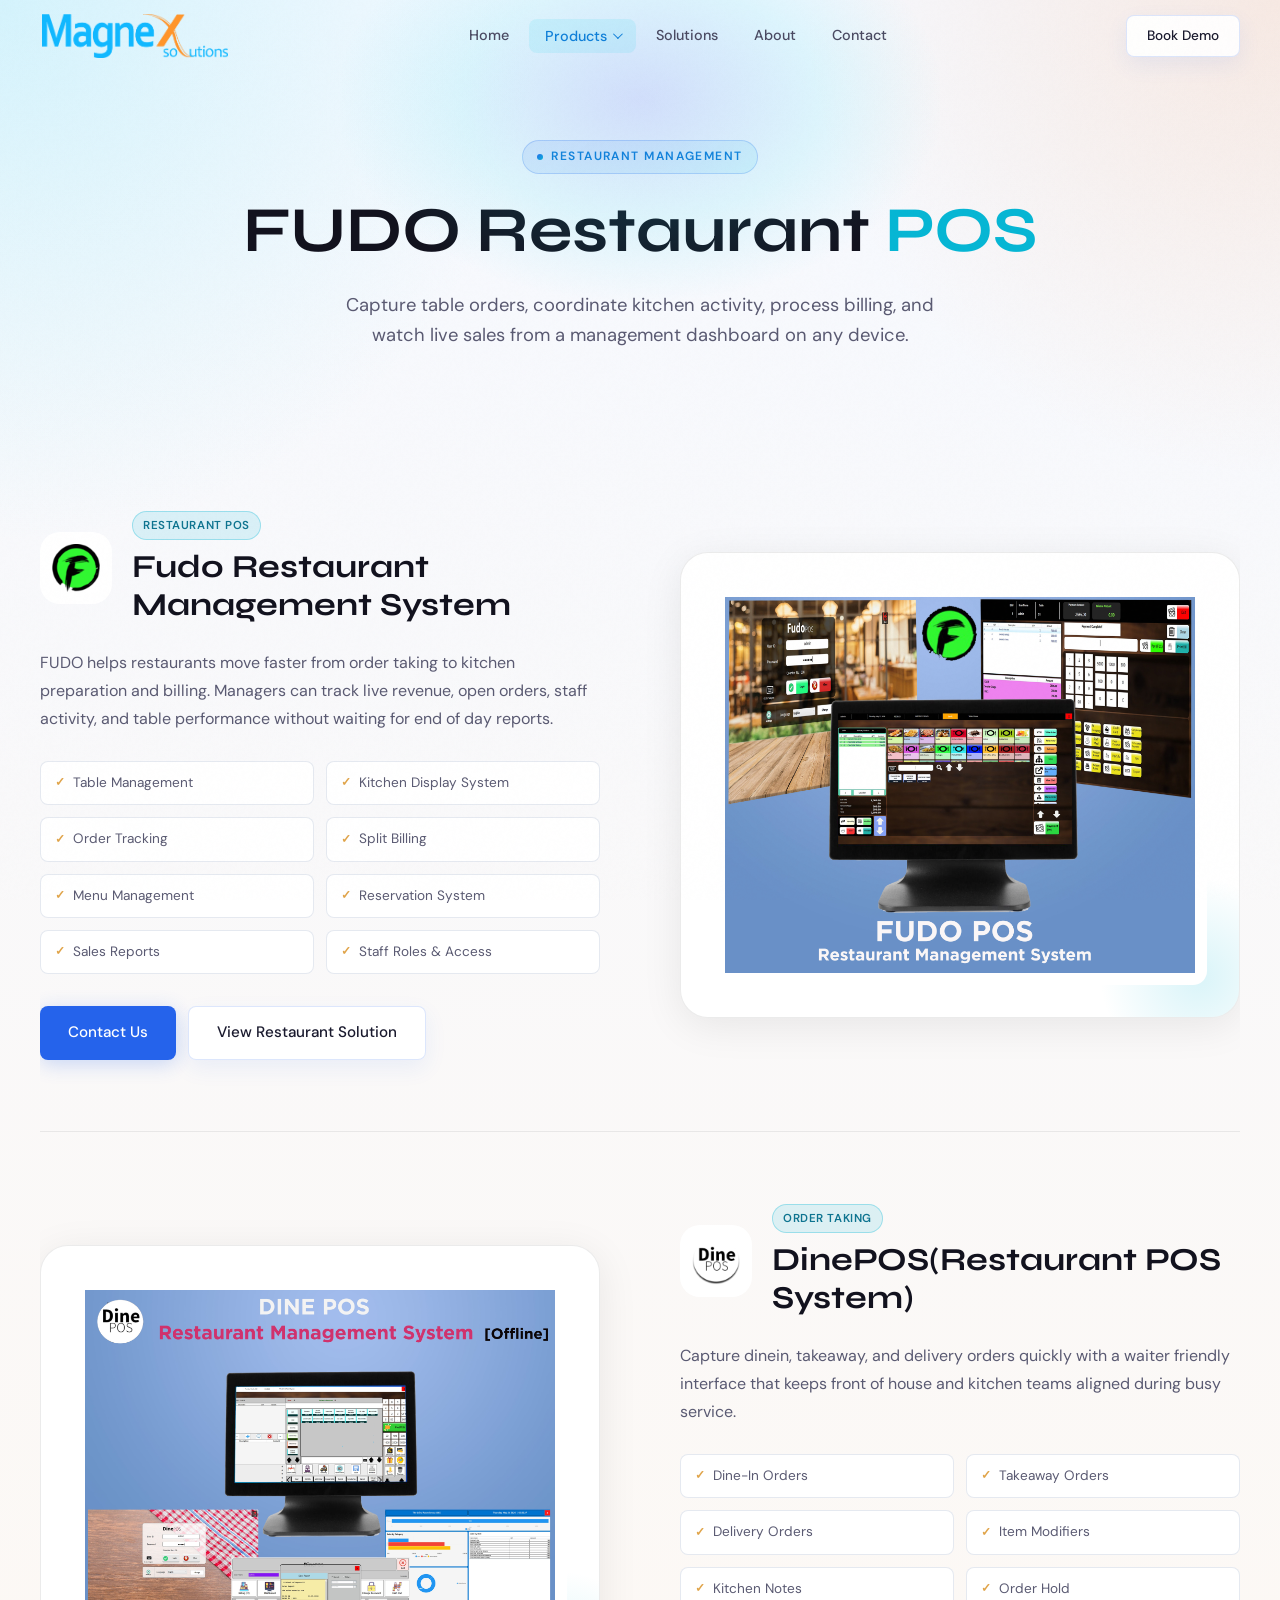
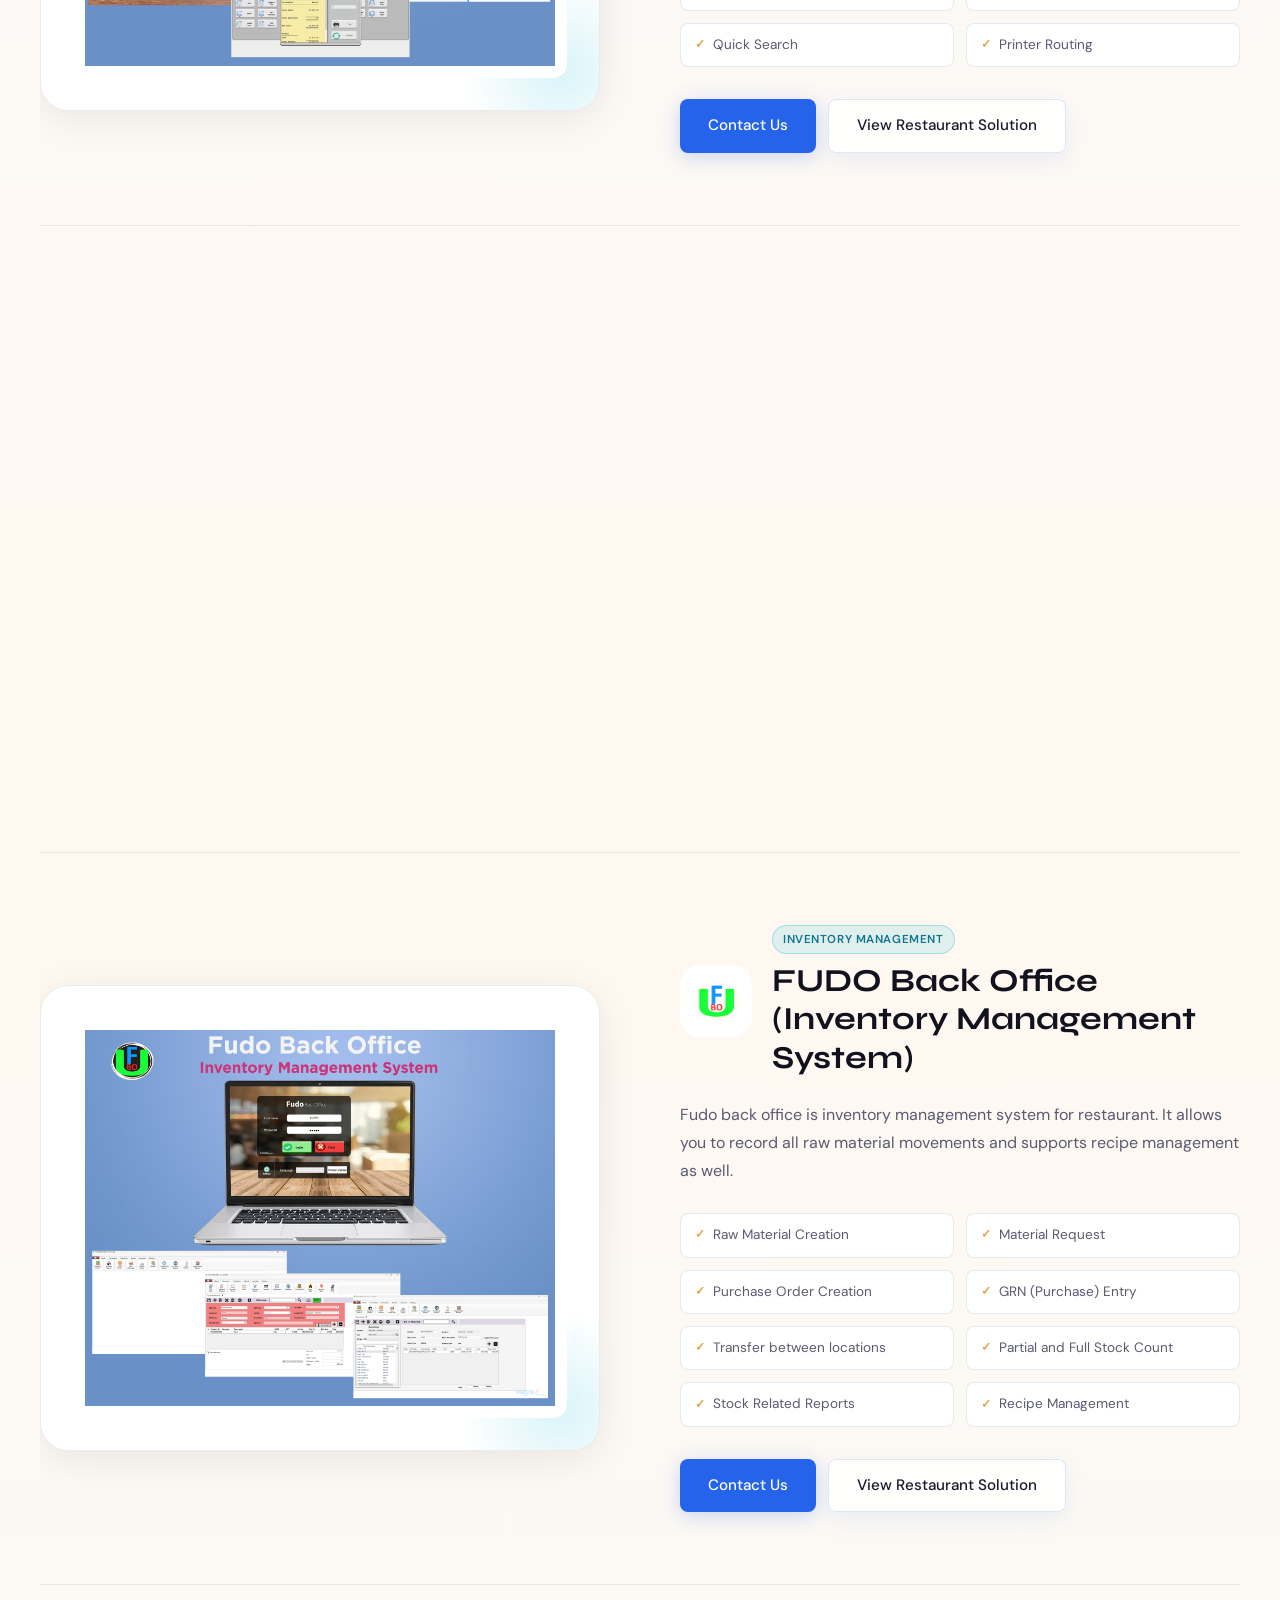
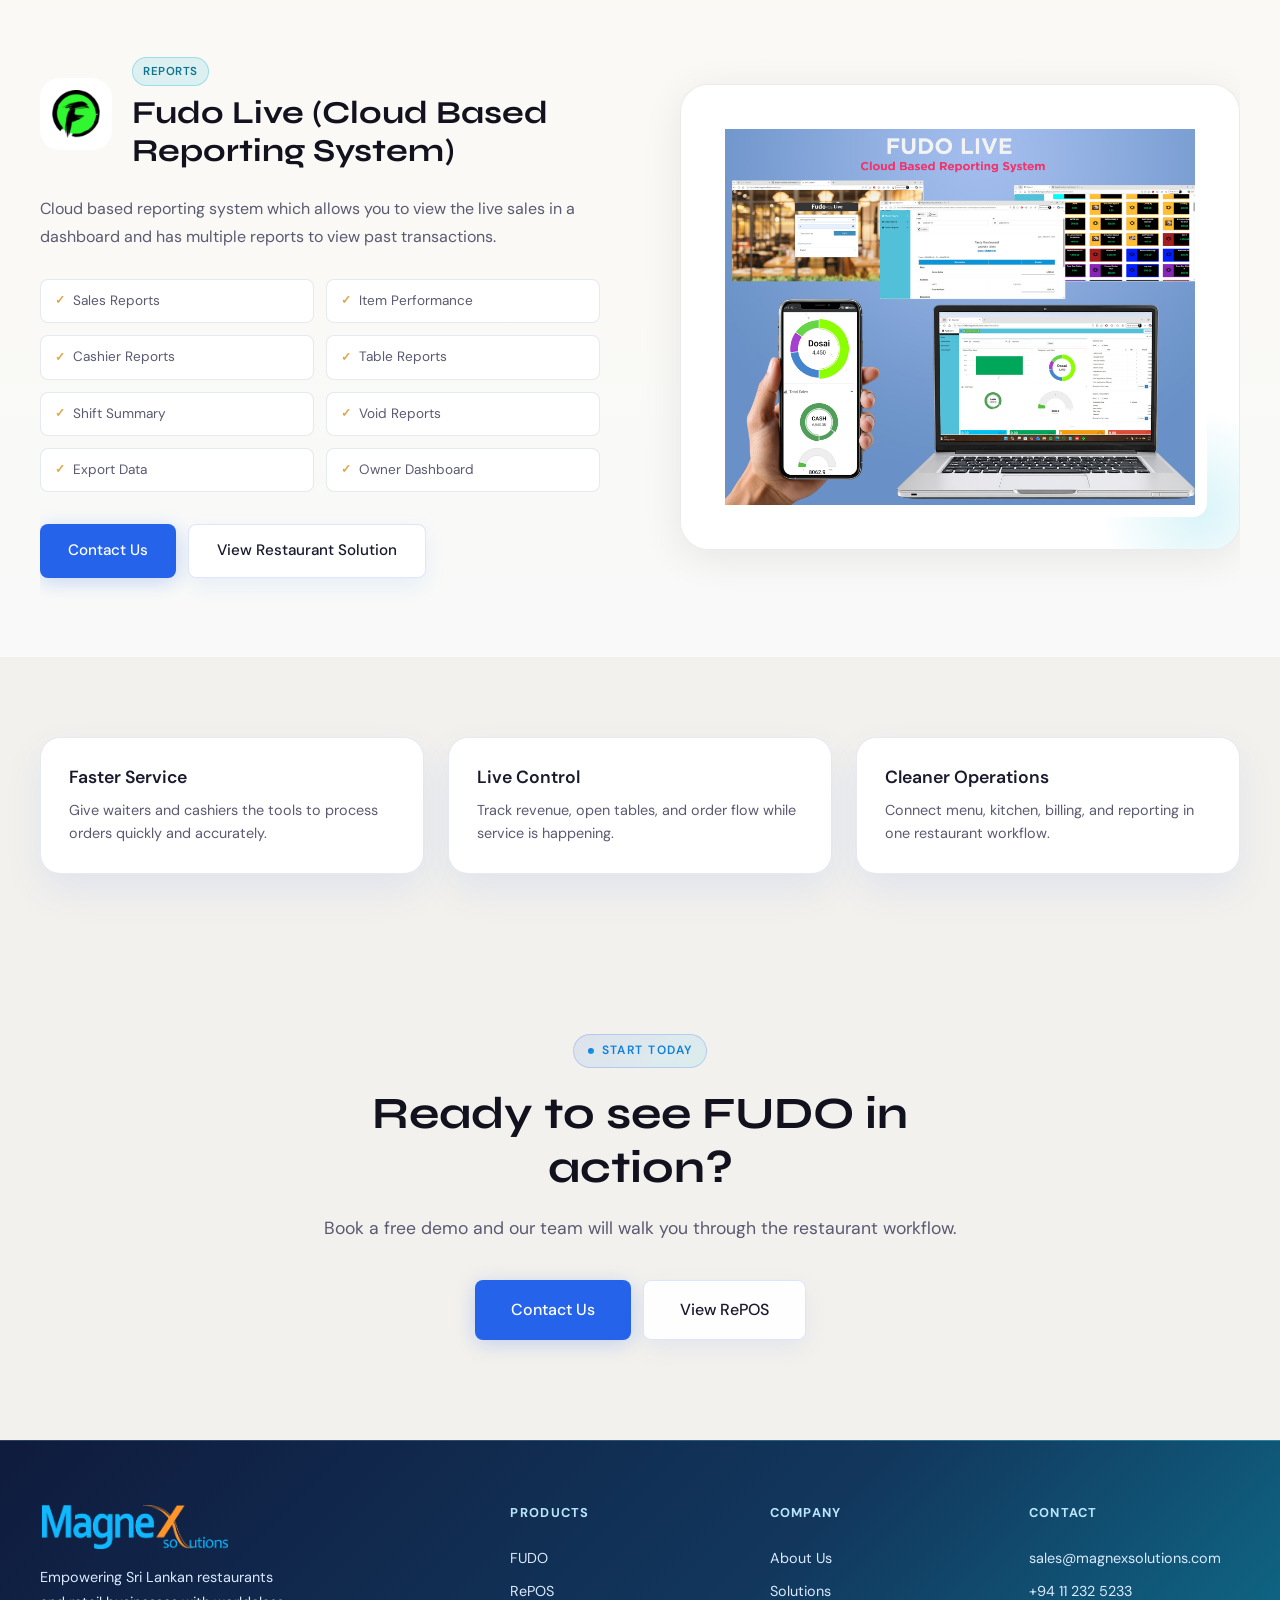
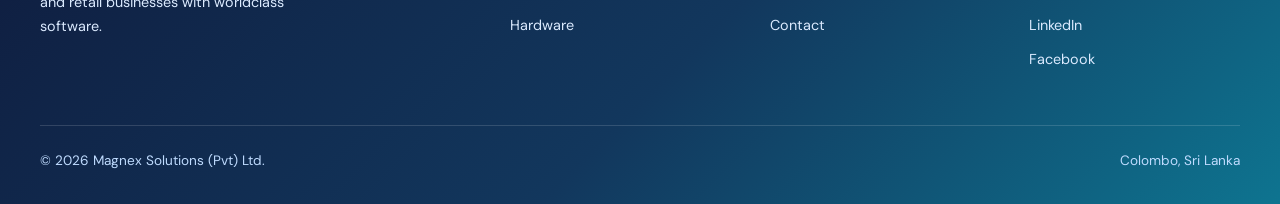
<file: products.html>
<!doctype html>
<html lang="en">
  <head>
    <meta charset="UTF-8" />
    <meta name="viewport" content="width=device-width, initial-scale=1.0" />
    <meta http-equiv="refresh" content="0; url=fudo.html" />
    <title>Products - Magnex Solutions</title>
    <script>
      window.location.replace("fudo.html");
    </script>
  </head>
  <body>
    <p>Redirecting to <a href="fudo.html">FUDO</a>.</p>
  </body>
</html>
</file>
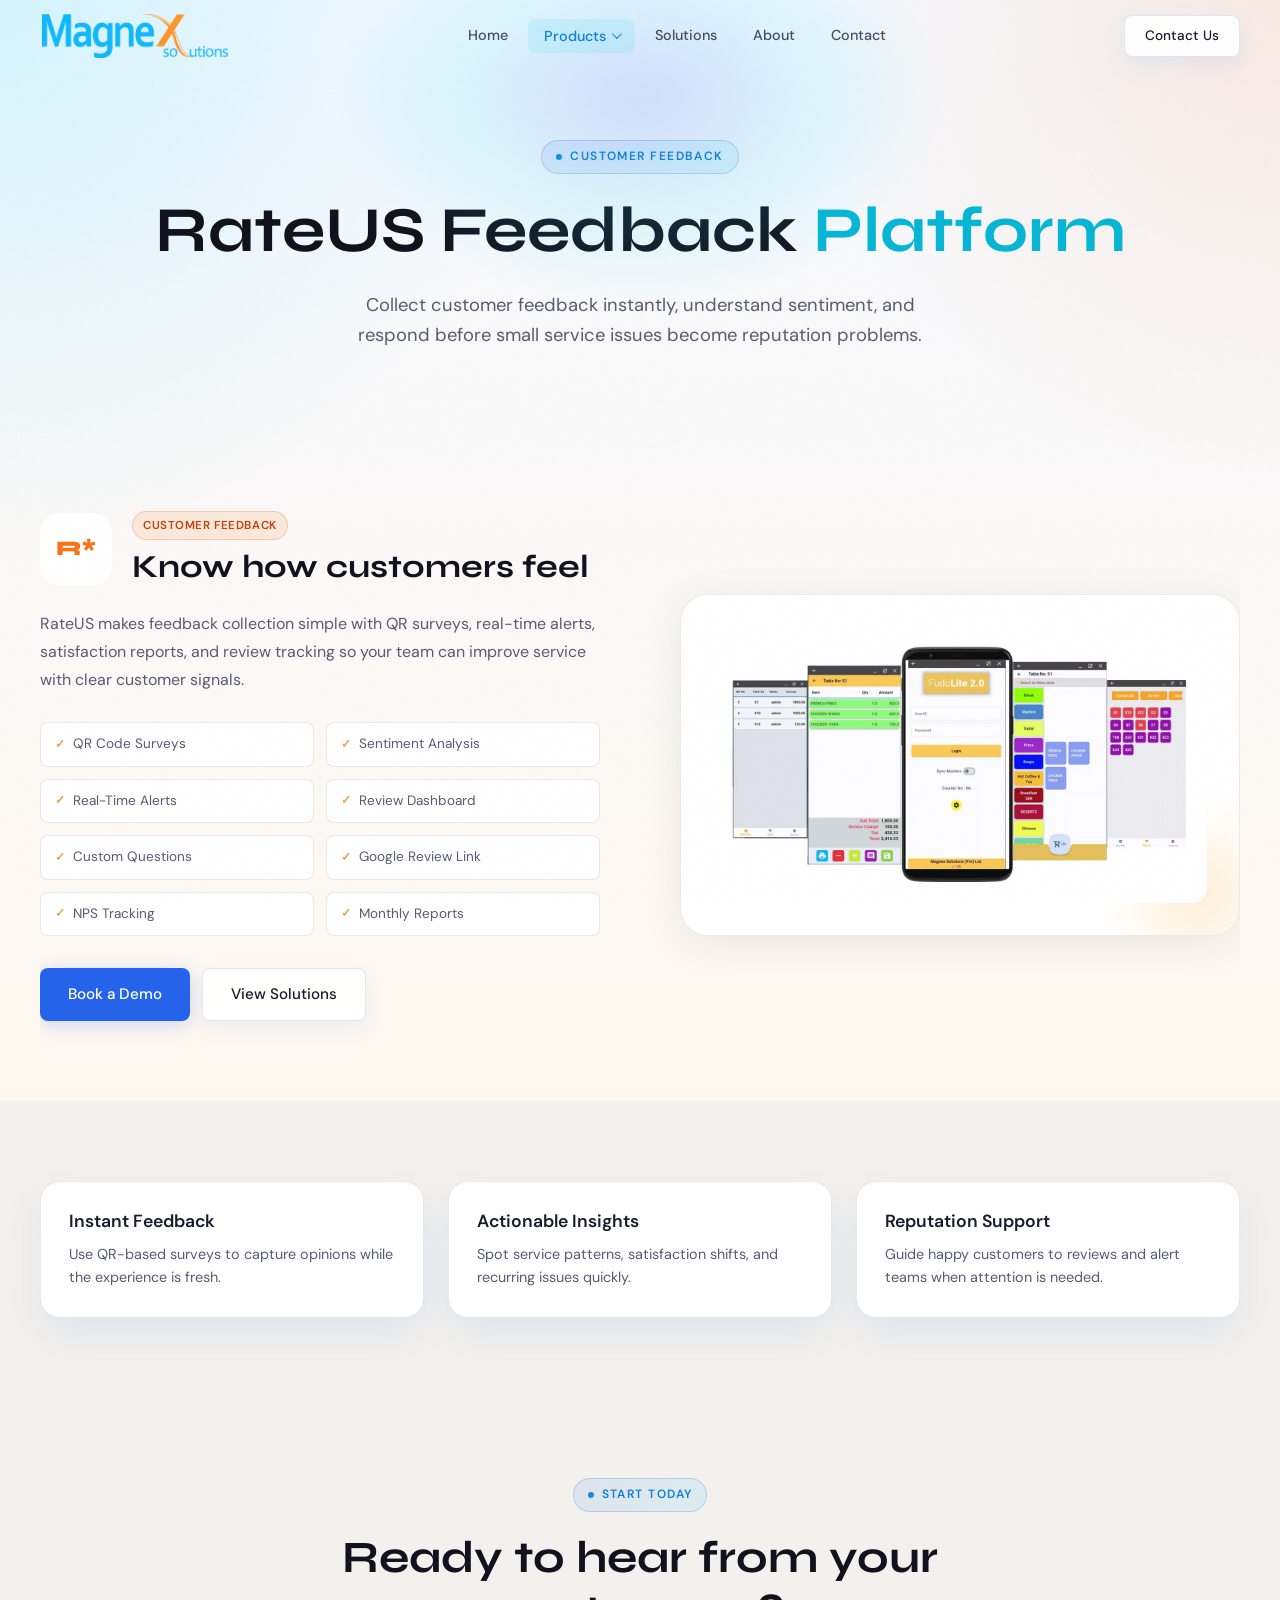
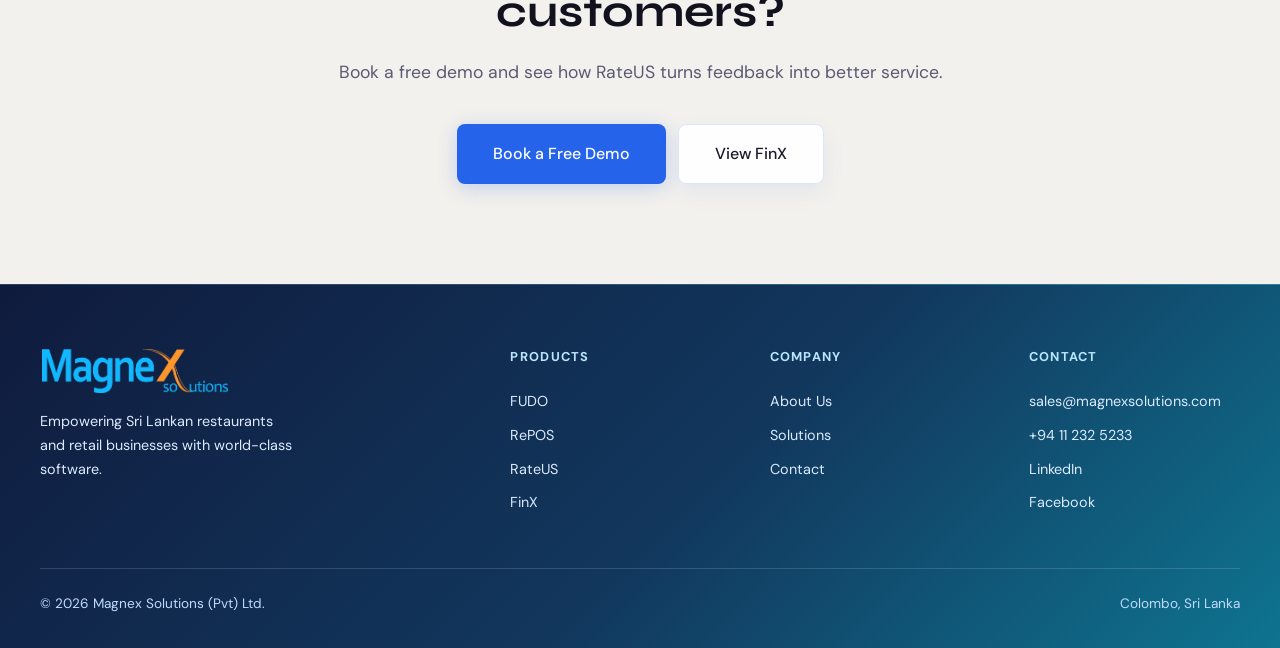
<file: rateus.html>
<!doctype html>
<html lang="en">
  <head>
    <meta charset="UTF-8" />
    <meta name="viewport" content="width=device-width, initial-scale=1.0" />
    <title>RateUS - Magnex Solutions</title>
    <link rel="stylesheet" href="assets/css/style.css" />
    <link rel="stylesheet" href="assets/css/product-pages.css" />
  </head>
  <body>
    <div class="noise-overlay"></div>

    <nav class="nav scrolled">
      <div class="container">
        <div class="nav__inner">
          <a href="index.html" class="nav__logo"
            ><div class="nav__logo-icon nav__logo-icon--image">
              <img
                src="assets/images/logo.png"
                alt="Magnex Solutions logo"
                class="nav__logo-img"
              /></div
          ></a>
          <ul class="nav__links">
            <li class="nav__item">
              <a href="index.html" class="nav__link">Home</a>
            </li>
            <li class="nav__item">
              <button
                type="button"
                class="nav__link nav__link--dropdown active"
              >
                Products
              </button>
              <div class="nav__dropdown">
                <a href="fudo.html" class="nav__dropdown-link">FUDO</a>
                <a href="repos.html" class="nav__dropdown-link">RePOS</a>
                <!-- <a href="rateus.html" class="nav__dropdown-link active">RateUS</a> -->
                <!-- <a href="finx.html" class="nav__dropdown-link">FinX</a> -->
              </div>
            </li>
            <li class="nav__item">
              <a href="solutions.html" class="nav__link">Solutions</a>
            </li>
            <li class="nav__item">
              <a href="about.html" class="nav__link">About</a>
            </li>
            <li class="nav__item">
              <a href="contact.html" class="nav__link">Contact</a>
            </li>
          </ul>
          <div class="nav__actions">
            <a href="contact.html" class="btn btn-secondary btn-sm"
              >Contact Us</a
            ><!--<a href="contact.html#demo" class="btn btn-primary btn-sm"
              >Book Demo</a
            >-->
          </div>
          <button class="nav__hamburger" aria-label="Toggle menu">
            <span></span><span></span><span></span>
          </button>
        </div>
      </div>
    </nav>
    <div class="nav__mobile">
      <a href="index.html" class="nav__link">Home</a>
      <div class="nav__mobile-products">
        <a href="fudo.html" class="nav__link">FUDO</a
        ><a href="repos.html" class="nav__link">RePOS</a
        ><a href="rateus.html" class="nav__link active">RateUS</a
        ><a href="finx.html" class="nav__link">FinX</a>
      </div>
      <a href="solutions.html" class="nav__link">Solutions</a
      ><a href="about.html" class="nav__link">About</a
      ><a href="contact.html" class="nav__link">Contact</a
      ><!--<a href="contact.html#demo" class="btn btn-primary">Book a Free Demo</a>-->
    </div>

    <div class="page-hero">
      <div class="container">
        <span class="section-label">Customer Feedback</span>
        <h1>RateUS Feedback <span class="gradient-text">Platform</span></h1>
        <p>
          Collect customer feedback instantly, understand sentiment, and respond
          before small service issues become reputation problems.
        </p>
      </div>
    </div>

    <main class="container">
      <section class="product-detail">
        <div class="product-detail-inner">
          <div class="reveal">
            <div class="product-name-block">
              <div class="product-logo-lg logo-rateus">R*</div>
              <div>
                <div class="badge badge--amber mb-1">Customer Feedback</div>
                <h2 style="font-size: 2rem">Know how customers feel</h2>
              </div>
            </div>
            <p class="product-desc">
              RateUS makes feedback collection simple with QR surveys, real-time
              alerts, satisfaction reports, and review tracking so your team can
              improve service with clear customer signals.
            </p>
            <div class="feature-grid-2">
              <div class="feature-chip">QR Code Surveys</div>
              <div class="feature-chip">Sentiment Analysis</div>
              <div class="feature-chip">Real-Time Alerts</div>
              <div class="feature-chip">Review Dashboard</div>
              <div class="feature-chip">Custom Questions</div>
              <div class="feature-chip">Google Review Link</div>
              <div class="feature-chip">NPS Tracking</div>
              <div class="feature-chip">Monthly Reports</div>
            </div>
            <div class="btn-group">
              <a href="contact.html#demo" class="btn btn-primary">Book a Demo</a
              ><a href="solutions.html" class="btn btn-secondary"
                >View Solutions</a
              >
            </div>
          </div>
          <div class="product-visual rateus-visual reveal">
            <div class="product-image-frame product-image-frame--contain">
              <img
                src="assets/images/FudoLite.jpg"
                alt="RateUS feedback platform product screen"
              />
            </div>
          </div>
        </div>
      </section>
    </main>

    <section class="section--sm" style="background: #f3f1ed">
      <div class="container">
        <div class="product-page-grid">
          <div class="card product-page-card reveal">
            <h4>Instant Feedback</h4>
            <p>
              Use QR-based surveys to capture opinions while the experience is
              fresh.
            </p>
          </div>
          <div class="card product-page-card reveal">
            <h4>Actionable Insights</h4>
            <p>
              Spot service patterns, satisfaction shifts, and recurring issues
              quickly.
            </p>
          </div>
          <div class="card product-page-card reveal">
            <h4>Reputation Support</h4>
            <p>
              Guide happy customers to reviews and alert teams when attention is
              needed.
            </p>
          </div>
        </div>
      </div>
    </section>
    <section class="cta-section" style="background: #f3f1ed">
      <div class="container">
        <div class="cta-inner reveal">
          <span class="section-label" style="justify-content: center"
            >Start Today</span
          >
          <h2>Ready to hear from your customers?</h2>
          <p>
            Book a free demo and see how RateUS turns feedback into better
            service.
          </p>
          <div class="btn-group" style="justify-content: center">
            <a href="contact.html#demo" class="btn btn-primary btn-lg"
              >Book a Free Demo</a
            ><a href="finx.html" class="btn btn-secondary btn-lg">View FinX</a>
          </div>
        </div>
      </div>
    </section>
    <footer class="footer">
      <div class="container">
        <div class="footer__grid">
          <div class="footer__brand">
            <a href="index.html" class="nav__logo">
              <div class="nav__logo-icon nav__logo-icon--image">
                <img
                  src="assets/images/logo.png"
                  alt="Magnex Solutions logo"
                  class="nav__logo-img"
                />
              </div>
            </a>
            <p>
              Empowering Sri Lankan restaurants and retail businesses with
              world-class software.
            </p>
          </div>
          <div class="footer__col">
            <h5>Products</h5>
            <a href="fudo.html">FUDO</a><a href="repos.html">RePOS</a
            ><a href="rateus.html">RateUS</a><a href="finx.html">FinX</a>
          </div>
          <div class="footer__col">
            <h5>Company</h5>
            <a href="about.html">About Us</a
            ><a href="solutions.html">Solutions</a
            ><a href="contact.html">Contact</a>
          </div>
          <div class="footer__col">
            <h5>Contact</h5>
            <a href="mailto:sales@magnexsolutions.com"
              >sales@magnexsolutions.com</a
            ><a href="tel:+94 11 232 5233">+94 11 232 5233</a>
            <a
              href="https://www.linkedin.com/company/magnex-solutions/?originalSubdomain=lk"
              >LinkedIn</a
            >
            <a href="https://www.facebook.com/magnexsolutions/">Facebook</a>
          </div>
        </div>
        <div class="footer__bottom">
          <span>&copy; 2026 Magnex Solutions (Pvt) Ltd.</span
          ><span>Colombo, Sri Lanka</span>
        </div>
      </div>
    </footer>
    <script src="assets/js/main.js"></script>
  </body>
</html>
</file>
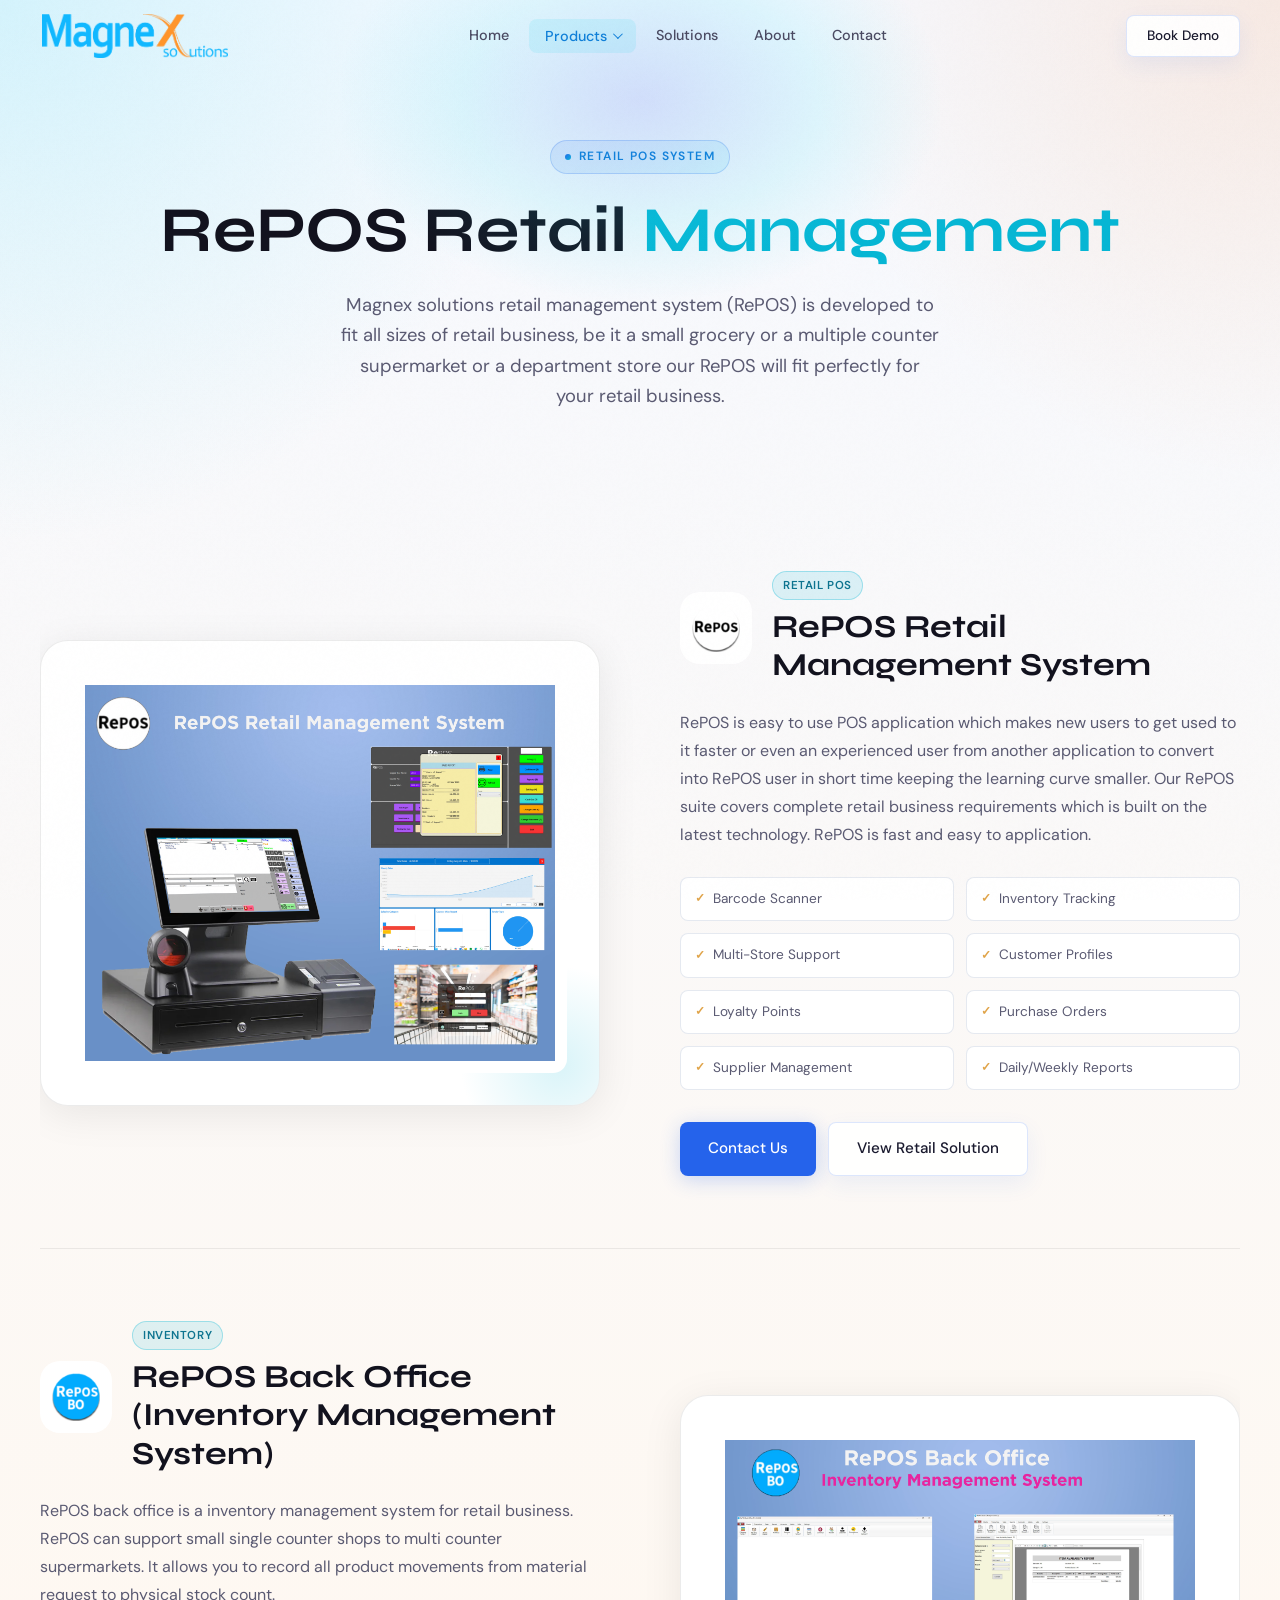
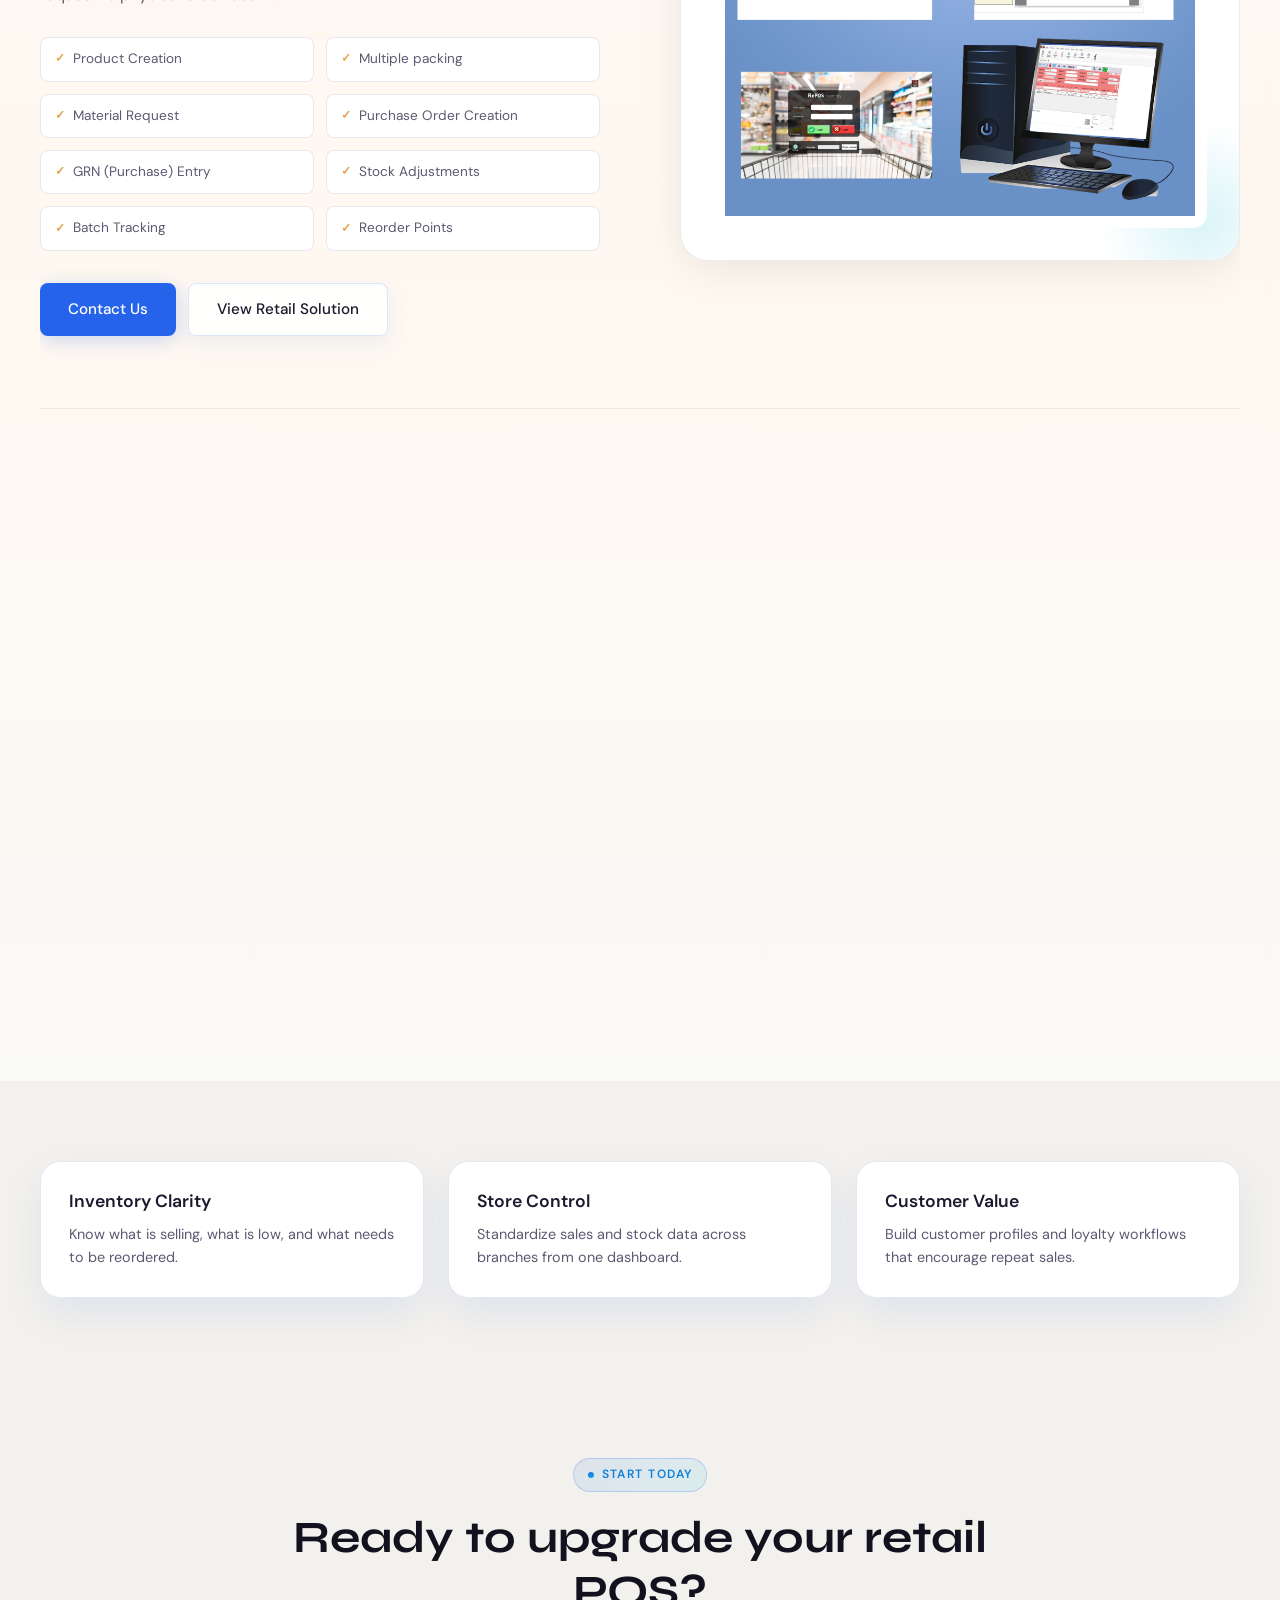
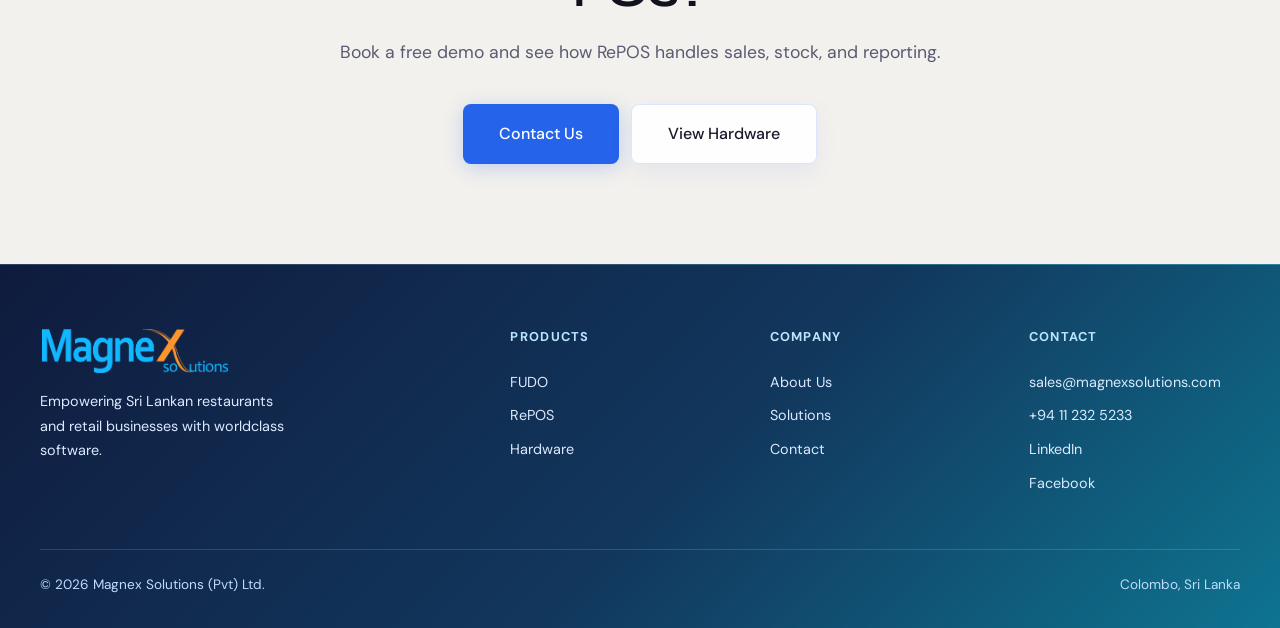
<file: repos.html>
<!doctype html>
<html lang="en">
  <head>
    <meta charset="UTF-8" />
    <meta name="viewport" content="width=device-width, initial-scale=1.0" />
    <title>RePOS - Magnex Solutions</title>
    <link rel="stylesheet" href="assets/css/style.css" />
    <link rel="stylesheet" href="assets/css/product-pages.css" />
  </head>
  <body>
    <div class="noise-overlay"></div>

    <nav class="nav scrolled">
      <div class="container">
        <div class="nav__inner">
          <a href="index.html" class="nav__logo"
            ><div class="nav__logo-icon nav__logo-icon--image">
              <img
                src="assets/images/icons/logo.png"
                alt="Magnex Solutions logo"
                class="nav__logo-img"
              /></div
          ></a>
          <ul class="nav__links">
            <li class="nav__item">
              <a href="index.html" class="nav__link">Home</a>
            </li>
            <li class="nav__item">
              <button
                type="button"
                class="nav__link nav__link--dropdown active"
              >
                Products
              </button>
              <div class="nav__dropdown">
                <a href="fudo.html" class="nav__dropdown-link">FUDO</a
                ><a href="repos.html" class="nav__dropdown-link active">RePOS</a
                ><a href="hardware.html" class="nav__dropdown-link">Hardware</a>
                <!-- <a href="rateus.html" class="nav__dropdown-link">RateUS</a> -->
                <!-- <a href="finx.html" class="nav__dropdown-link">FinX</a> -->
              </div>
            </li>
            <li class="nav__item">
              <a href="solutions.html" class="nav__link">Solutions</a>
            </li>
            <li class="nav__item">
              <a href="about.html" class="nav__link">About</a>
            </li>
            <li class="nav__item">
              <a href="contact.html" class="nav__link">Contact</a>
            </li>
          </ul>
          <div class="nav__actions">
            <a href="contact.html" class="btn btn-secondary btn-sm">Book Demo</a
            ><!--<a href="contact.html#demo" class="btn btn-primary btn-sm"
              >Book Demo</a
            >-->
          </div>
          <button class="nav__hamburger" aria-label="Toggle menu">
            <span></span><span></span><span></span>
          </button>
        </div>
      </div>
    </nav>
    <div class="nav__mobile">
      <a href="index.html" class="nav__link">Home</a>
      <div class="nav__mobile-products">
        <a href="fudo.html" class="nav__link">FUDO</a
        ><a href="repos.html" class="nav__link active">RePOS</a
        ><a href="hardware.html" class="nav__link">Hardware</a>
      </div>
      <a href="solutions.html" class="nav__link">Solutions</a
      ><a href="about.html" class="nav__link">About</a
      ><a href="contact.html" class="nav__link">Contact</a
      ><!--<a href="contact.html#demo" class="btn btn-primary">Book a Free Demo</a>-->
    </div>

    <div class="page-hero">
      <div class="container">
        <span class="section-label">Retail POS System</span>
        <h1>RePOS Retail <span class="gradient-text">Management</span></h1>
        <p>
          Magnex solutions retail management system (RePOS) is developed to fit
          all sizes of retail business, be it a small grocery or a multiple
          counter supermarket or a department store our RePOS will fit perfectly
          for your retail business.
        </p>
      </div>
    </div>

    <main class="container">
      <section class="product-detail">
        <div class="product-detail-inner reverse">
          <div class="reveal">
            <div class="product-name-block">
              <div class="product-logo-lg logo-repos">
                <img
                  src="assets/images/icons/Reposicon.ico"
                  alt="RePOS icon"
                  class="product-logo-lg__icon"
                />
              </div>
              <div>
                <div class="badge badge--cyan mb-1">Retail POS</div>
                <h2 style="font-size: 2rem">RePOS Retail Management System</h2>
              </div>
            </div>
            <p class="product-desc">
              RePOS is easy to use POS application which makes new users to get
              used to it faster or even an experienced user from another
              application to convert into RePOS user in short time keeping the
              learning curve smaller. Our RePOS suite covers complete retail
              business requirements which is built on the latest technology.
              RePOS is fast and easy to application.
            </p>
            <div class="feature-grid-2">
              <div class="feature-chip">Barcode Scanner</div>
              <div class="feature-chip">Inventory Tracking</div>
              <div class="feature-chip">Multi-Store Support</div>
              <div class="feature-chip">Customer Profiles</div>
              <div class="feature-chip">Loyalty Points</div>
              <div class="feature-chip">Purchase Orders</div>
              <div class="feature-chip">Supplier Management</div>
              <div class="feature-chip">Daily/Weekly Reports</div>
            </div>
            <div class="btn-group">
              <a href="contact.html#demo" class="btn btn-primary">Contact Us</a
              ><a href="solutions.html#retail" class="btn btn-secondary"
                >View Retail Solution</a
              >
            </div>
          </div>
          <div class="product-visual repos-visual reveal">
            <div class="product-image-frame">
              <img
                src="assets/images/RePOS/repos.jpg"
                alt="RePOS retail management product screen"
              />
            </div>
          </div>
        </div>

        <!--<div class="product-detail-inner">
          <div class="reveal">
            <div class="product-name-block">
              <div class="product-logo-lg logo-repos">
                <img
                  src="assets/images/icons/Reposicon.ico"
                  alt="RePOS icon"
                  class="product-logo-lg__icon"
                />
              </div>
              <div>
                <div class="badge badge--cyan mb-1">RePOS</div>
                <h2 style="font-size: 2rem">RePOS(Retail POS System)</h2>
              </div>
            </div>
            <p class="product-desc">
              RePOS helps cashiers move through sales quickly with barcode
              scanning, fast item lookup, discounts, returns, and clean payment
              handling.
            </p>
            <div class="feature-grid-2">
              <div class="feature-chip">Barcode Billing</div>
              <div class="feature-chip">Quick Item Search by Item Code</div>
              <div class="feature-chip">Discount Controls</div>
              <div class="feature-chip">Returns</div>
              <div class="feature-chip">Multiple Payments</div>
              <div class="feature-chip">Receipt Printing</div>
              <div class="feature-chip">Cash Drawer</div>
              <div class="feature-chip">Hold Bills</div>
            </div>
            <div class="btn-group">
              <a href="contact.html#demo" class="btn btn-primary">Contact Us</a
              ><a href="solutions.html#retail" class="btn btn-secondary"
                >View Retail Solution</a
              >
            </div>
          </div>

          <div class="product-visual repos-visual reveal">
            <div class="product-image-frame">
              <img
                src="assets/images/RePOS(Retail POS System).png"
                alt="RePOS billing product screen"
              />
            </div>
          </div>
        </div> -->

        <div class="product-detail-inner">
          <div class="reveal">
            <div class="product-name-block">
              <div class="product-logo-lg logo-repos">
                <img
                  src="assets/images/icons/ReposBOicon.ico"
                  alt="RePOS icon"
                  class="product-logo-lg__icon"
                />
              </div>
              <div>
                <div class="badge badge--cyan mb-1">Inventory</div>
                <h2 style="font-size: 2rem">
                  RePOS Back Office (Inventory Management System)
                </h2>
              </div>
            </div>
            <p class="product-desc">
              RePOS back office is a inventory management system for retail
              business. RePOS can support small single counter shops to multi
              counter supermarkets. It allows you to record all product
              movements from material request to physical stock count.
            </p>
            <div class="feature-grid-2">
              <div class="feature-chip">Product Creation</div>
              <div class="feature-chip">Multiple packing</div>
              <div class="feature-chip">Material Request</div>
              <div class="feature-chip">Purchase Order Creation</div>
              <div class="feature-chip">GRN (Purchase) Entry</div>
              <div class="feature-chip">Stock Adjustments</div>
              <div class="feature-chip">Batch Tracking</div>
              <div class="feature-chip">Reorder Points</div>
            </div>
            <div class="btn-group">
              <a href="contact.html#demo" class="btn btn-primary">Contact Us</a
              ><a href="solutions.html#retail" class="btn btn-secondary"
                >View Retail Solution</a
              >
            </div>
          </div>
          <div class="product-visual repos-visual reveal">
            <div class="product-image-frame">
              <img
                src="assets/images/RePOS/REPOS  BO WEB.jpg"
                alt="RePOS inventory product screen"
              />
            </div>
          </div>
        </div>

        <div class="product-detail-inner reverse">
          <div class="reveal">
            <div class="product-name-block">
              <div class="product-logo-lg logo-repos">
                <img
                  src="assets/images/icons/Reposicon.ico"
                  alt="RePOS icon"
                  class="product-logo-lg__icon"
                />
              </div>
              <div>
                <div class="badge badge--cyan mb-1">Live Dashboard</div>
                <h2 style="font-size: 2rem">RePOS Live Dashboard (Optional)</h2>
              </div>
            </div>
            <p class="product-desc">
              Manage purchase orders, supplier records, cost prices, and goods
              received so your buying process stays connected to inventory.
            </p>
            <div class="feature-grid-2">
              <div class="feature-chip">Purchase Orders</div>
              <div class="feature-chip">Live Total Sales</div>
              <div class="feature-chip">Supplier Profiles</div>
              <div class="feature-chip">Cloud Based Solution</div>
              <div class="feature-chip">Due Payments</div>
              <div class="feature-chip">Supplier Returns</div>
              <div class="feature-chip">GRN Tracking</div>
              <div class="feature-chip">Purchase Reports</div>
            </div>
            <div class="btn-group">
              <a href="contact.html#demo" class="btn btn-primary">Contact Us</a
              ><a href="solutions.html#retail" class="btn btn-secondary"
                >View Retail Solution</a
              >
            </div>
          </div>
          <div class="product-visual repos-visual reveal">
            <div class="product-image-frame product-image-frame--contain">
              <img
                src="assets/images/reposliveDashboard.png"
                alt="RePOS live dashboard product screen"
              />
            </div>
          </div>
        </div>
      </section>
    </main>

    <section class="section--sm" style="background: #f3f1ed">
      <div class="container">
        <div class="product-page-grid">
          <div class="card product-page-card reveal">
            <h4>Inventory Clarity</h4>
            <p>
              Know what is selling, what is low, and what needs to be reordered.
            </p>
          </div>
          <div class="card product-page-card reveal">
            <h4>Store Control</h4>
            <p>
              Standardize sales and stock data across branches from one
              dashboard.
            </p>
          </div>
          <div class="card product-page-card reveal">
            <h4>Customer Value</h4>
            <p>
              Build customer profiles and loyalty workflows that encourage
              repeat sales.
            </p>
          </div>
        </div>
      </div>
    </section>
    <section class="cta-section" style="background: #f3f1ed">
      <div class="container">
        <div class="cta-inner reveal">
          <span class="section-label" style="justify-content: center"
            >Start Today</span
          >
          <h2>Ready to upgrade your retail POS?</h2>
          <p>
            Book a free demo and see how RePOS handles sales, stock, and
            reporting.
          </p>
          <div class="btn-group" style="justify-content: center">
            <a href="contact.html" class="btn btn-primary btn-lg">Contact Us</a
            ><a href="hardware.html" class="btn btn-secondary btn-lg"
              >View Hardware</a
            >
          </div>
        </div>
      </div>
    </section>
    <footer class="footer">
      <div class="container">
        <div class="footer__grid">
          <div class="footer__brand">
            <a href="index.html" class="nav__logo">
              <div class="nav__logo-icon nav__logo-icon--image">
                <img
                  src="assets/images/icons/logo.png"
                  alt="Magnex Solutions logo"
                  class="nav__logo-img"
                />
              </div>
            </a>
            <p>
              Empowering Sri Lankan restaurants and retail businesses with
              worldclass software.
            </p>
          </div>
          <div class="footer__col">
            <h5>Products</h5>
            <a href="fudo.html">FUDO</a><a href="repos.html">RePOS</a
            ><a href="hardware.html">Hardware</a>
            <!--<a href="rateus.html">RateUS</a><a href="finx.html">FinX</a>-->
          </div>
          <div class="footer__col">
            <h5>Company</h5>
            <a href="about.html">About Us</a
            ><a href="solutions.html">Solutions</a
            ><a href="contact.html">Contact</a>
          </div>
          <div class="footer__col">
            <h5>Contact</h5>
            <a href="mailto:sales@magnexsolutions.com"
              >sales@magnexsolutions.com</a
            ><a href="tel:+94 11 232 5233">+94 11 232 5233</a>
            <a
              href="https://www.linkedin.com/company/magnex-solutions/?originalSubdomain=lk"
              >LinkedIn</a
            >
            <a href="https://www.facebook.com/magnexsolutions/">Facebook</a>
          </div>
        </div>
        <div class="footer__bottom">
          <span>&copy; 2026 Magnex Solutions (Pvt) Ltd.</span
          ><span>Colombo, Sri Lanka</span>
        </div>
      </div>
    </footer>
    <script src="assets/js/main.js"></script>
  </body>
</html>
</file>
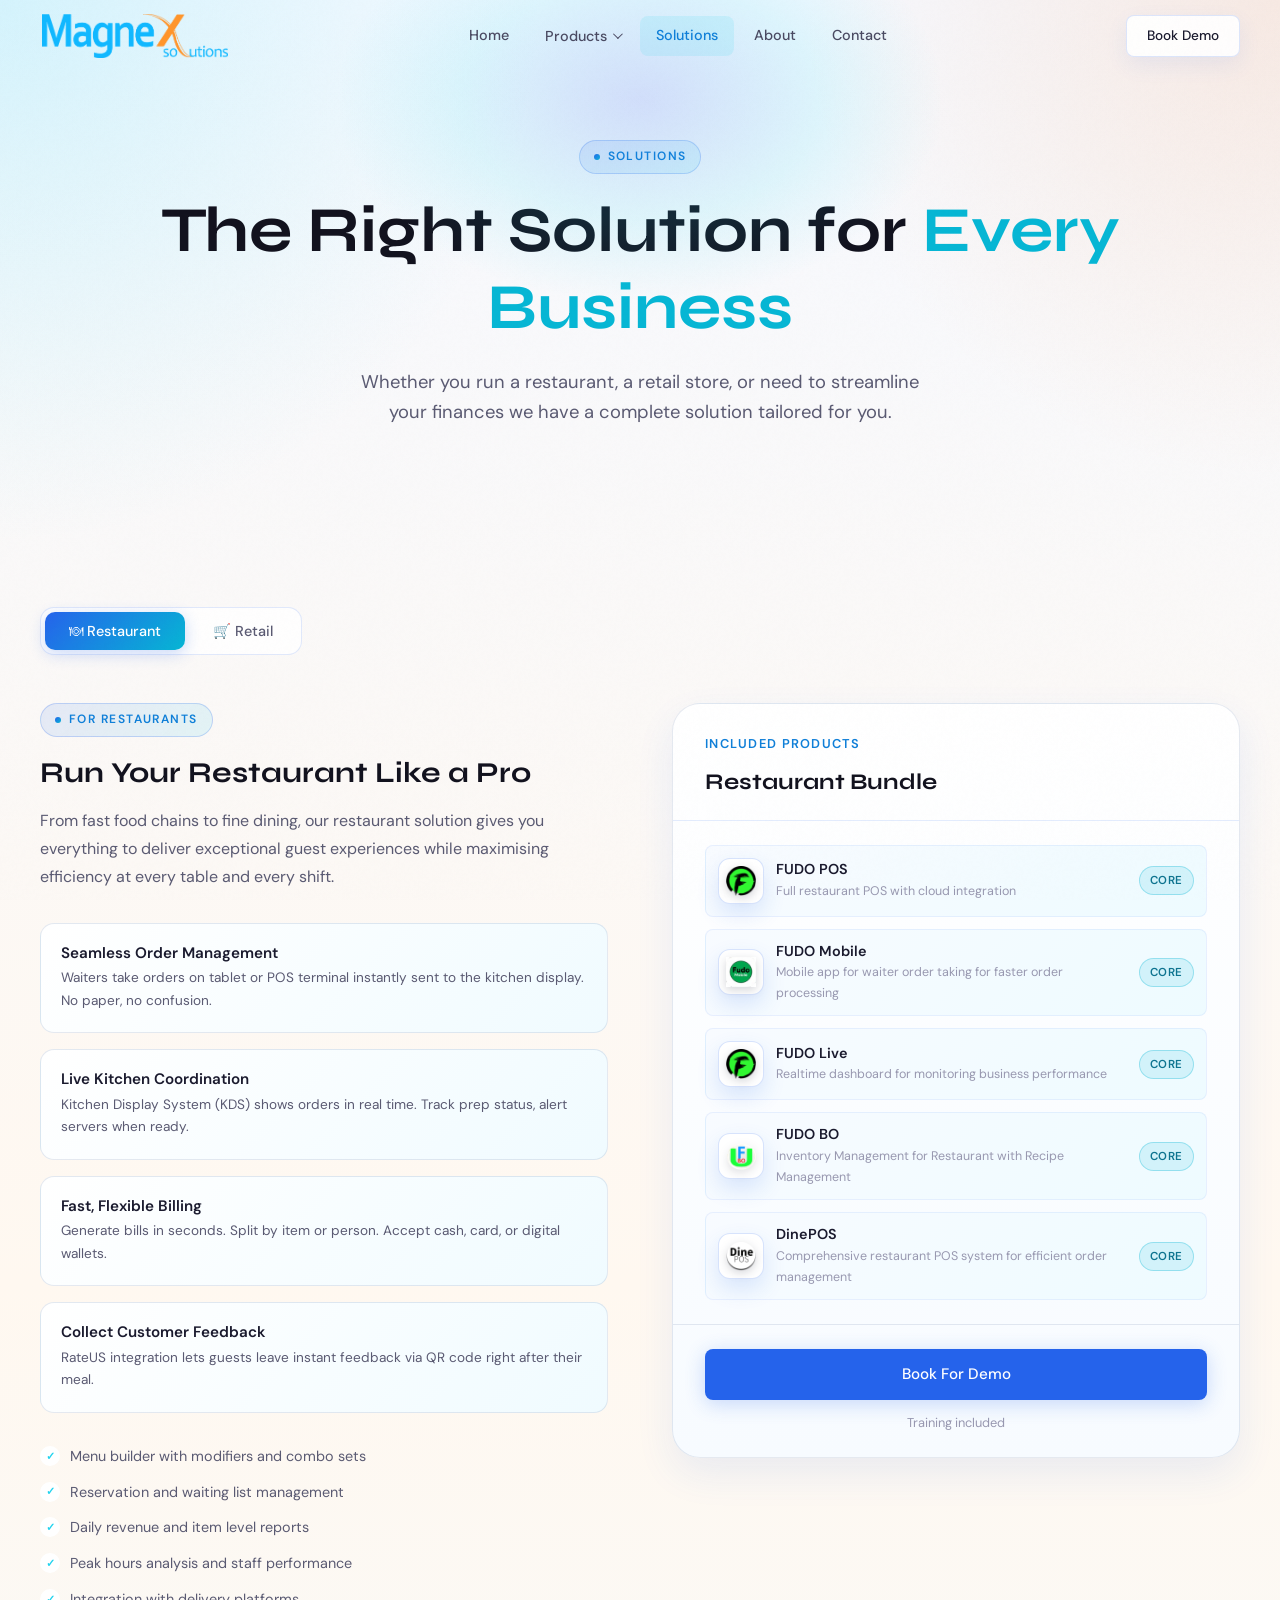
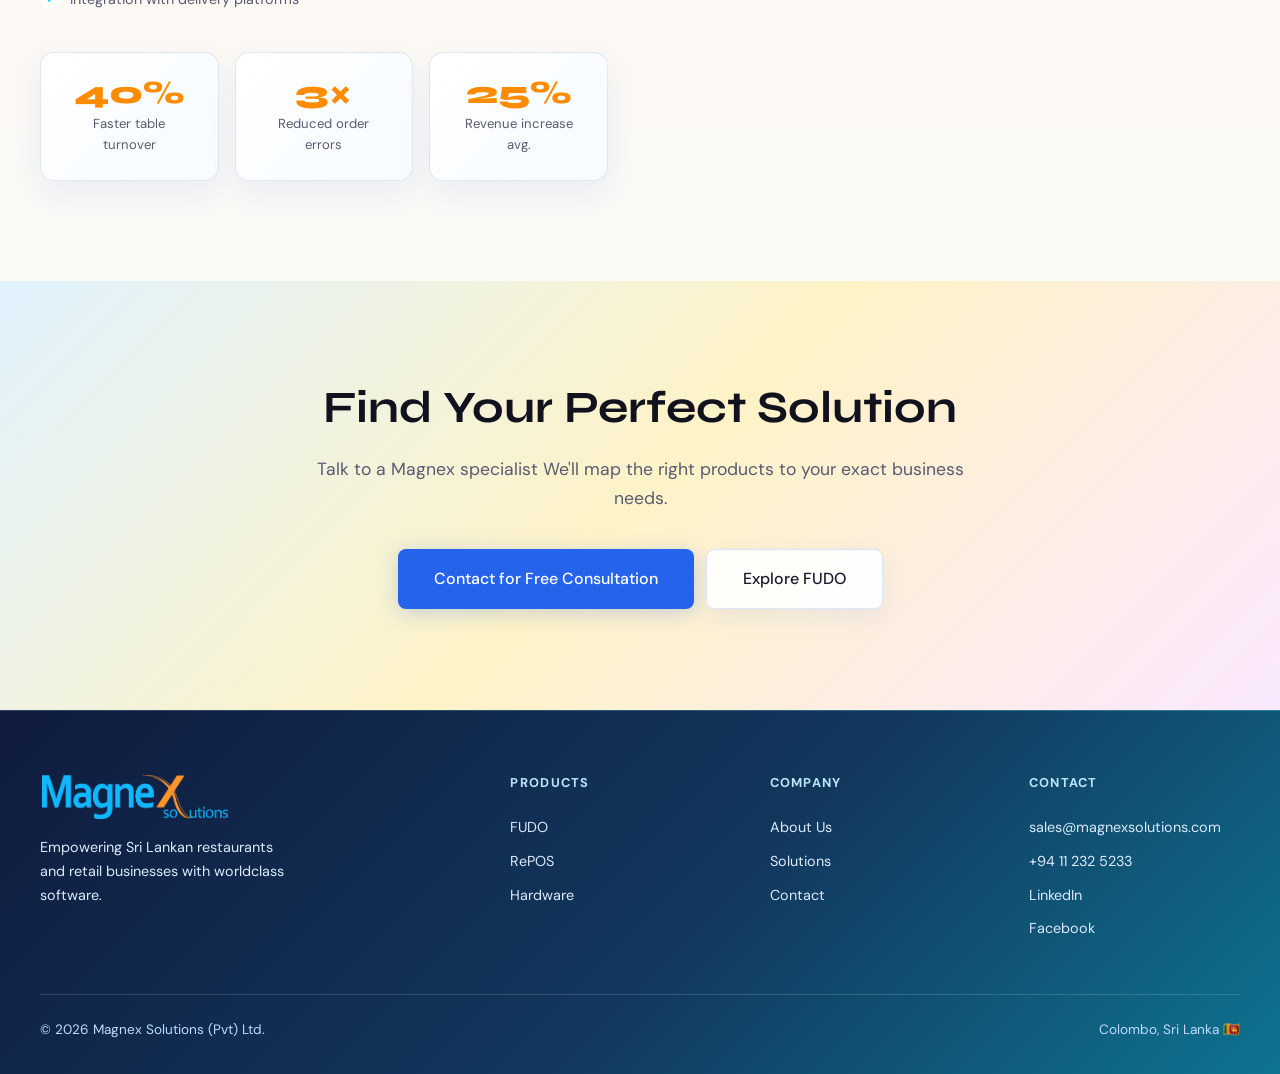
<file: solutions.html>
<!doctype html>
<html lang="en">
  <head>
    <meta charset="UTF-8" />
    <meta name="viewport" content="width=device-width, initial-scale=1.0" />
    <title>Solutions - Magnex Solutions</title>
    <link rel="stylesheet" href="assets/css/style.css" />
    <style>
      .solution-layout {
        display: grid;
        grid-template-columns: repeat(2, minmax(0, 1fr));
        gap: 64px;
        align-items: start;
      }

      .solution-info h3 {
        font-size: 1.8rem;
        margin-bottom: 16px;
      }
      .solution-info > p {
        font-size: 1rem;
        line-height: 1.75;
        margin-bottom: 32px;
      }

      .solution-steps {
        display: flex;
        flex-direction: column;
        gap: 16px;
        margin-bottom: 32px;
      }

      .solution-step {
        display: flex;
        gap: 16px;
        padding: 20px;
        background: linear-gradient(135deg, #ffffff, #f0fbff);
        border: 1px solid var(--border-subtle);
        border-radius: var(--radius-md);
        transition: var(--transition);
      }
      .solution-step:hover {
        border-color: var(--border);
        background: linear-gradient(135deg, #ecfeff, #eef4ff);
      }

      .step-num {
        width: 36px;
        height: 36px;
        border-radius: 50%;
        display: flex;
        align-items: center;
        justify-content: center;
        font-family: "Syne", sans-serif;
        font-weight: 700;
        font-size: 0.9rem;
        flex-shrink: 0;
        color: #fff;
      }

      .step-num--violet {
        background: linear-gradient(135deg, #2563eb, #d946ef);
      }
      .step-num--cyan {
        background: linear-gradient(135deg, #06b6d4, #2563eb);
      }
      .step-num--green {
        background: linear-gradient(135deg, #10b981, #14b8a6);
      }

      .solution-step h5 {
        margin-bottom: 4px;
        font-size: 0.95rem;
      }
      .solution-step p {
        font-size: 0.85rem;
      }

      .solution-panel {
        position: sticky;
        top: calc(var(--nav-height) + 24px);
      }

      .solution-card {
        background: linear-gradient(180deg, #ffffff 0%, #f7fbff 100%);
        border: 1px solid var(--border-subtle);
        border-radius: var(--radius-xl);
        overflow: hidden;
        box-shadow: var(--shadow-card);
      }

      .solution-card-header {
        padding: 32px 32px 24px;
        border-bottom: 1px solid rgba(37, 99, 235, 0.12);
      }

      .solution-card-header h4 {
        font-size: 0.8rem;
        text-transform: uppercase;
        letter-spacing: 0.1em;
        color: var(--accent-mid);
        margin-bottom: 16px;
      }

      .included-products {
        display: flex;
        flex-direction: column;
        gap: 12px;
        padding: 24px 32px;
      }

      .included-row {
        display: flex;
        align-items: center;
        gap: 12px;
        padding: 12px;
        background: linear-gradient(135deg, #f8fbff, #eefbff);
        border: 1px solid rgba(37, 99, 235, 0.08);
        border-radius: var(--radius-sm);
      }

      .included-icon {
        width: 46px;
        height: 46px;
        border-radius: 12px;
        display: flex;
        align-items: center;
        justify-content: center;
        font-family: "Syne", sans-serif;
        font-weight: 800;
        font-size: 0.75rem;
        flex-shrink: 0;
        background: #ffffff !important;
        border: 1px solid rgba(37, 99, 235, 0.18);
        box-shadow: 0 10px 22px rgba(37, 99, 235, 0.14);
        padding: 7px;
      }

      .included-icon img {
        width: 100%;
        height: 100%;
        object-fit: contain;
        display: block;
        filter: drop-shadow(0 3px 5px rgba(15, 23, 42, 0.18));
      }

      .included-row h5 {
        font-size: 0.9rem;
        margin-bottom: 2px;
      }
      .included-row p {
        font-size: 0.78rem;
        color: var(--text-muted);
      }

      .solution-cta {
        padding: 24px 32px;
        border-top: 1px solid var(--border-subtle);
      }

      .stats-row {
        display: grid;
        grid-template-columns: repeat(3, minmax(0, 1fr));
        gap: 16px;
        margin-top: 40px;
      }

      .stat-card {
        background: linear-gradient(135deg, #ffffff, #f5fbff);
        border: 1px solid var(--border-subtle);
        border-radius: var(--radius-md);
        padding: 24px;
        text-align: center;
        box-shadow: 0 12px 28px rgba(37, 99, 235, 0.08);
      }

      .stat-card .stat-number {
        font-size: 2rem;
      }
      .stat-card p {
        font-size: 0.82rem;
        margin-top: 4px;
      }

      @media (max-width: 1024px) {
        .solution-layout {
          grid-template-columns: 1fr;
          gap: 40px;
        }
        .solution-panel {
          position: static;
        }
      }

      @media (max-width: 768px) {
        .stats-row {
          grid-template-columns: 1fr;
        }
        .solution-card-header,
        .included-products,
        .solution-cta {
          padding-inline: 24px;
        }
      }

      @media (max-width: 480px) {
        .solution-step,
        .included-row {
          align-items: flex-start;
        }
        .solution-card-header {
          padding-top: 24px;
        }
      }
    </style>
  </head>
  <body>
    <div class="noise-overlay"></div>

    <!-- NAV -->
    <nav class="nav scrolled">
      <div class="container">
        <div class="nav__inner">
          <a href="index.html" class="nav__logo">
            <div class="nav__logo-icon nav__logo-icon--image">
              <img
                src="assets/images/icons/logo.png"
                alt="Magnex Solutions logo"
                class="nav__logo-img"
              />
            </div>
          </a>
          <ul class="nav__links">
            <li class="nav__item">
              <a href="index.html" class="nav__link">Home</a>
            </li>
            <li class="nav__item">
              <button type="button" class="nav__link nav__link--dropdown">
                Products
              </button>
              <div class="nav__dropdown">
                <a href="fudo.html" class="nav__dropdown-link">FUDO</a>
                <a href="repos.html" class="nav__dropdown-link">RePOS</a>
                <a href="hardware.html" class="nav__dropdown-link">Hardware</a>
                <!-- <a href="rateus.html" class="nav__dropdown-link">RateUS</a> -->
                <!-- <a href="finx.html" class="nav__dropdown-link">FinX</a> -->
              </div>
            </li>
            <li class="nav__item">
              <a href="solutions.html" class="nav__link active">Solutions</a>
            </li>
            <li class="nav__item">
              <a href="about.html" class="nav__link">About</a>
            </li>
            <li class="nav__item">
              <a href="contact.html" class="nav__link">Contact</a>
            </li>
          </ul>
          <div class="nav__actions">
            <a href="contact.html" class="btn btn-secondary btn-sm"
              >Book Demo</a
            >
            <!-- <a href="contact.html#demo" class="btn btn-primary btn-sm"
              >Book Demo</a
            > -->
          </div>
          <button class="nav__hamburger" aria-label="Toggle menu">
            <span></span><span></span><span></span>
          </button>
        </div>
      </div>
    </nav>
    <div class="nav__mobile">
      <a href="index.html" class="nav__link">Home</a>

      <div class="nav__mobile-products">
        <a href="fudo.html" class="nav__link">FUDO</a>
        <a href="repos.html" class="nav__link">RePOS</a>
        <a href="hardware.html" class="nav__link">Hardware</a>
        <!-- <a href="rateus.html" class="nav__link">RateUS</a> -->
       <!-- <a href="finx.html" class="nav__link">FinX</a> -->
      </div>
      <a href="solutions.html" class="nav__link">Solutions</a>
      <a href="about.html" class="nav__link">About</a>
      <a href="contact.html" class="nav__link">Contact</a>
      <!--<a href="contact.html#demo" class="btn btn-primary">Book a Free Demo</a>-->
    </div>

    <!-- PAGE HERO -->
    <div class="page-hero">
      <div class="container">
        <span class="section-label">Solutions</span>
        <h1>
          The Right Solution for
          <span class="gradient-text">Every Business</span>
        </h1>
        <p>
          Whether you run a restaurant, a retail store, or need to streamline
          your finances we have a complete solution tailored for you.
        </p>
      </div>
    </div>

    <section class="section">
      <div class="container">
        <!-- Tab Navigation -->
        <div class="tab-nav">
          <button class="tab-btn active" data-tab="restaurant">
            🍽 Restaurant
          </button>
          <button class="tab-btn" data-tab="retail">🛒 Retail</button>
         <!-- <button class="tab-btn" data-tab="accounting">💼 Accounting</button> -->
        </div>

        <!-- ── RESTAURANT SOLUTION ────────────────────────────────── -->
        <div class="tab-panel active" id="restaurant">
          <div class="solution-layout">
            <div class="solution-info reveal">
              <span class="section-label">For Restaurants</span>
              <h3>Run Your Restaurant Like a Pro</h3>
              <p>
                From fast food chains to fine dining, our restaurant solution
                gives you everything to deliver exceptional guest experiences
                while maximising efficiency at every table and every shift.
              </p>

              <div class="solution-steps">
                <div class="solution-step">
                  <div>
                    <h5>Seamless Order Management</h5>
                    <p>
                      Waiters take orders on tablet or POS terminal instantly
                      sent to the kitchen display. No paper, no confusion.
                    </p>
                  </div>
                </div>
                <div class="solution-step">
                  <div>
                    <h5>Live Kitchen Coordination</h5>
                    <p>
                      Kitchen Display System (KDS) shows orders in real time.
                      Track prep status, alert servers when ready.
                    </p>
                  </div>
                </div>
                <div class="solution-step">
                  <div>
                    <h5>Fast, Flexible Billing</h5>
                    <p>
                      Generate bills in seconds. Split by item or person. Accept
                      cash, card, or digital wallets.
                    </p>
                  </div>
                </div>
                <div class="solution-step">
                  <div>
                    <h5>Collect Customer Feedback</h5>
                    <p>
                      RateUS integration lets guests leave instant feedback via
                      QR code right after their meal.
                    </p>
                  </div>
                </div>
              </div>

              <ul class="feature-list">
                <li>Menu builder with modifiers and combo sets</li>
                <li>Reservation and waiting list management</li>
                <li>Daily revenue and item level reports</li>
                <li>Peak hours analysis and staff performance</li>
                <li>Integration with delivery platforms</li>
              </ul>

              <div class="stats-row mt-4">
                <div class="stat-card">
                  <div class="stat-number">40%</div>
                  <p>Faster table turnover</p>
                </div>
                <div class="stat-card">
                  <div class="stat-number">3×</div>
                  <p>Reduced order errors</p>
                </div>
                <div class="stat-card">
                  <div class="stat-number">25%</div>
                  <p>Revenue increase avg.</p>
                </div>
              </div>
            </div>

            <div class="solution-panel reveal">
              <div class="solution-card">
                <div class="solution-card-header">
                  <h4>Included Products</h4>
                  <h3 style="font-size: 1.4rem">Restaurant Bundle</h3>
                </div>
                <div class="included-products">
                  <div class="included-row">
                    <div
                      class="included-icon"
                      style="
                        background: white;
                        color: #fff;
                      "
                    >
                      <img src="assets/images/icons/fudo.ico" alt="FUDO icon" />
                    </div>
                    <div>
                      <h5>FUDO POS</h5>
                      <p>Full restaurant POS with cloud integration</p>
                    </div>
                    <span class="badge badge--cyan" style="margin-left: auto"
                      >Core</span
                    >
                  </div>

                  <div class="included-row">
                    <div
                      class="included-icon"
                      style="
                        background: white;
                        color: #fff;
                      "
                    >
                      <img src="assets/images/icons/fu2.0.jpg" alt="FUDO icon" />
                    </div>
                    <div>
                      <h5>FUDO Mobile</h5>
                      <p>Mobile app for waiter order taking for faster order processing</p>
                    </div>
                    <span class="badge badge--cyan" style="margin-left: auto"
                      >Core</span
                    >
                  </div>  
                  
                  <div class="included-row">
                    <div
                      class="included-icon"
                      style="
                        background: white;
                        color: #fff;
                      "
                    >
                      <img src="assets/images/icons/fudo.ico" alt="FUDO icon" />
                    </div>
                    <div>
                      <h5>FUDO Live</h5>
                      <p>Realtime dashboard for monitoring business performance</p>
                    </div>
                    <span class="badge badge--cyan" style="margin-left: auto"
                      >Core</span
                    >
                  </div>

                  <div class="included-row">
                    <div
                      class="included-icon"
                      style="
                        background: white;
                        color: #fff;
                      "
                    >
                      <img src="assets/images/icons/icon fudoBO.ico" alt="FUDO icon" />
                    </div>
                    <div>
                      <h5>FUDO BO</h5>
                      <p>Inventory Management for Restaurant with Recipe Management</p>
                    </div>
                    <span class="badge badge--cyan" style="margin-left: auto"
                      >Core</span
                    >
                  </div>

                  <div class="included-row">
                    <div
                      class="included-icon"
                      style="
                        background: white;
                        color: #fff;
                      "
                    >
                      <img src="assets/images/icons/dineposico.ico" alt="FUDO icon" />
                    </div>
                    <div>
                      <h5>DinePOS</h5>
                      <p>Comprehensive restaurant POS system for efficient order management</p>
                    </div>
                    <span class="badge badge--cyan" style="margin-left: auto"
                      >Core</span
                    >
                  </div>
                </div>
                <div class="solution-cta">
                  <a
                    href="contact.html#demo"
                    class="btn btn-primary"
                    style="
                      width: 100%;
                      justify-content: center;
                      background: #2563eb;
                      color: #fff;
                    "
                    >Book For Demo</a
                  >
                  <p
                    style="
                      font-size: 0.8rem;
                      text-align: center;
                      margin-top: 12px;
                      color: var(--text-muted);
                    "
                  >
                    Training included
                  </p>
                </div>
              </div>
            </div>
          </div>
        </div>

        <!-- ── RETAIL SOLUTION ────────────────────────────────────── -->
        <div class="tab-panel" id="retail">
          <div class="solution-layout">
            <div class="solution-info reveal">
              <span class="section-label" style="color: var(--accent-mid)"
                >For Retail</span
              >
              <h3>Smarter Retail Starts Here</h3>
              <p>
                Whether you manage a single shop or a multi branch retail chain,
                RePOS gives you realtime visibility across every store, product,
                and customer interaction.
              </p>

              <div class="solution-steps">
                <div class="solution-step">
                  <div>
                    <h5>Centralised Inventory Control</h5>
                    <p>
                      Track stock levels across all stores in real time.
                      Automated reorder alerts prevent stockouts.
                    </p>
                  </div>
                </div>
                <div class="solution-step">
                  <div>
                    <h5>Lightning Fast Checkout</h5>
                    <p>
                      Barcode scanning, quick search, and one touch billing make
                      every transaction smooth and fast.
                    </p>
                  </div>
                </div>
                <div class="solution-step">
                  <div>
                    <h5>Customer Loyalty Program</h5>
                    <p>
                      Reward repeat customers with points and discounts. Build
                      lasting relationships that drive repeat sales.
                    </p>
                  </div>
                </div>
                <div class="solution-step">
                  <div>
                    <h5>Data Driven Buying</h5>
                    <p>
                      Sales trends and demand forecasting help you stock the
                      right products at the right time.
                    </p>
                  </div>
                </div>
              </div>

              <ul class="feature-list">
                <li>Multi-store management from one dashboard</li>
                <li>Supplier and purchase order management</li>
                <li>Discount and promotion engine</li>
                <li>Daily, weekly, and monthly P&L reports</li>
                <li>Cashier shift reports and cash management</li>
              </ul>

              <div class="stats-row mt-4">
                <div class="stat-card">
                  <div class="stat-number">60%</div>
                  <p>Less time on stock counting</p>
                </div>
                <div class="stat-card">
                  <div class="stat-number">2×</div>
                  <p>Faster checkout speed</p>
                </div>
                <div class="stat-card">
                  <div class="stat-number">18%</div>
                  <p>Avg. inventory savings</p>
                </div>
              </div>
            </div>

            <div class="solution-panel reveal">
              <div class="solution-card">
                <div class="solution-card-header">
                  <h4>Included Products</h4>
                  <h3 style="font-size: 1.4rem">Retail Bundle</h3>
                </div>
                <div class="included-products">
                  <div class="included-row">
                    <div
                      class="included-icon"
                      style="
                        background: #ede9e9;
                        color: #fff;
                      "
                    >
                      <img src="assets/images/icons/Reposicon.ico" alt="RePOS icon" />
                    </div>
                    <div>
                      <h5>RePOS</h5>
                      <p>Full retail POS & inventory system</p>
                    </div>
                    <span class="badge badge--cyan" style="margin-left: auto"
                      >Core</span
                    >
                  </div>

                  <div class="included-row">
                    <div
                      class="included-icon"
                      style="
                        background: #ede9e9;
                        color: #fff;
                      "
                    >
                      <img src="assets/images/icons/ReposBOicon.ico" alt="RePOS icon" />
                    </div>
                    <div>
                      <h5>RePOS BO</h5>
                      <p>Backend management system for retail operations</p>
                    </div>
                    <span class="badge badge--cyan" style="margin-left: auto"
                      >Core</span
                    >
                  </div>
                  
                </div>
                <div class="solution-cta">
                  <a
                    href="contact.html#demo"
                    class="btn btn-primary"
                    style="
                      width: 100%;
                      justify-content: center;
                      background: #2563eb;
                    "
                    >Book For Demo </a
                  >
                  <p
                    style="
                      font-size: 0.8rem;
                      text-align: center;
                      margin-top: 12px;
                      color: var(--text-muted);
                    "
                  >
                  Training included
                  </p>
                </div>
              </div>
            </div>
          </div>
        </div>

        <!-- ── ACCOUNTING SOLUTION ────────────────────────────────── -->
        <!--<div class="tab-panel" id="accounting">
          <div class="solution-layout">
            <div class="solution-info reveal">
              <span
                class="section-label"
                style="
                  color: #047857;
                  background: rgba(16, 185, 129, 0.12);
                  border-color: rgba(16, 185, 129, 0.28);
                "
                >For Finance Teams</span
              >
              <h3>Accounting Made Effortless</h3>
              <p>
                FinX eliminates the stress of business finance. From invoicing
                clients to filing tax returns, every financial operation is
                streamlined, accurate, and fully auditable.
              </p>

              <div class="solution-steps">
                <div class="solution-step">
                  <div>
                    <h5>Smart Invoice Management</h5>
                    <p>
                      Create professional invoices in seconds. Send
                      automatically, track payment status, and follow up on
                      overdue bills.
                    </p>
                  </div>
                </div>
                <div class="solution-step">
                  <div>
                    <h5>Expense Tracking</h5>
                    <p>
                      Capture receipts, categorise expenses, and track spending
                      against budgets in real time.
                    </p>
                  </div>
                </div>
                <div class="solution-step">
                  <div>
                    <h5>Automated Payroll</h5>
                    <p>
                      Run payroll in minutes. Auto-calculate EPF/ETF, generate
                      payslips, and maintain compliance.
                    </p>
                  </div>
                </div>
                <div class="solution-step">
                  <div>
                    <h5>Tax-Ready Reports</h5>
                    <p>
                      Generate VAT, income tax, and financial statements ready
                      for IRD submission.
                    </p>
                  </div>
                </div>
              </div>

              <ul class="feature-list">
                <li>Profit & Loss and Balance Sheet reports</li>
                <li>Bank reconciliation and cash flow management</li>
                <li>Multi-currency support for imports/exports</li>
                <li>Budget vs actual variance analysis</li>
                <li>Accountant access with audit trail</li>
              </ul>

              <div class="stats-row mt-4">
                <div class="stat-card">
                  <div class="stat-number">80%</div>
                  <p>Less time on bookkeeping</p>
                </div>
                <div class="stat-card">
                  <div class="stat-number">100%</div>
                  <p>IRD compliance ready</p>
                </div>
                <div class="stat-card">
                  <div class="stat-number">Zero</div>
                  <p>Errors with auto-sync</p>
                </div>
              </div>
            </div>

            <div class="solution-panel reveal">
              <div class="solution-card">
                <div class="solution-card-header">
                  <h4>Included Products</h4>
                  <h3 style="font-size: 1.4rem">Accounting Bundle</h3>
                </div>
                <div class="included-products">
                  <div class="included-row">
                    <div
                      class="included-icon"
                      style="
                        background: linear-gradient(135deg, #10b981, #14b8a6);
                        color: #fff;
                      "
                    >
                      FX
                    </div>
                    <div>
                      <h5>FinX</h5>
                      <p>Complete financial management</p>
                    </div>
                    <span class="badge badge--green" style="margin-left: auto"
                      >Core</span
                    >
                  </div>
                  <div class="included-row">
                    <div
                      class="included-icon"
                      style="
                        background: linear-gradient(135deg, #f97316, #fbbf24);
                        color: #fff;
                      "
                    >
                      <img src="assets/images/icons/fudo.ico" alt="FUDO icon" />
                    </div>
                    <div>
                      <h5>FUDO / RePOS</h5>
                      <p>POS data sync to FinX</p>
                    </div>
                    <span class="badge badge--violet" style="margin-left: auto"
                      >Sync</span
                    >
                  </div>
                </div>
                <div class="solution-cta">
                  <a
                    href="contact.html#demo"
                    class="btn btn-primary"
                    style="
                      width: 100%;
                      justify-content: center;
                      background: #2563eb;
                    "
                    >Book an Accounting Demo</a
                  >
                  <p
                    style="
                      font-size: 0.8rem;
                      text-align: center;
                      margin-top: 12px;
                      color: var(--text-muted);
                    "
                  >
                    Free setup · Data migration support
                  </p>
                </div>
              </div>
            </div>
          </div>
        </div>
      </div>-->
    </section>

    <!-- CTA -->
    <section
      class="cta-section"
      style="background: linear-gradient(135deg, #e0f2fe, #fef3c7, #fae8ff)"
    >
      <div class="cta-bg"><div class="cta-bg__orb1"></div></div>
      <div class="container">
        <div class="cta-inner reveal">
          <h2>Find Your Perfect Solution</h2>
          <p>
            Talk to a Magnex specialist We'll map the right products to your
            exact business needs.
          </p>
          <div class="btn-group" style="justify-content: center">
            <a href="contact.html#demo" class="btn btn-primary btn-lg"
              >Contact for Free Consultation</a
            >
            <a href="fudo.html" class="btn btn-secondary btn-lg"
              >Explore FUDO</a
            >
          </div>
        </div>
      </div>
    </section>

    <footer class="footer">
      <div class="container">
        <div class="footer__grid">
          <div class="footer__brand">
            <a href="index.html" class="nav__logo">
              <div class="nav__logo-icon nav__logo-icon--image">
                <img
                  src="assets/images/icons/logo.png"
                  alt="Magnex Solutions logo"
                  class="nav__logo-img"
                />
              </div>
            </a>
            <p>
              Empowering Sri Lankan restaurants and retail businesses with
              worldclass software.
            </p>
          </div>
          <div class="footer__col">
            <h5>Products</h5>
            <a href="fudo.html">FUDO</a><a href="repos.html">RePOS</a><a href="hardware.html">Hardware</a>
            <!--<a href="rateus.html">RateUS</a><a href="finx.html">FinX</a>-->
          </div>
          <div class="footer__col">
            <h5>Company</h5>
            <a href="about.html">About Us</a
            ><a href="solutions.html">Solutions</a
            ><a href="contact.html">Contact</a>
          </div>
          <div class="footer__col">
            <h5>Contact</h5>
            <a href="mailto:sales@magnexsolutions.com"
              >sales@magnexsolutions.com</a
            >
            <a href="tel:+94 11 232 5233">+94 11 232 5233</a>
            <a
              href="https://www.linkedin.com/company/magnex-solutions/?originalSubdomain=lk"
              >LinkedIn</a
            >
            <a href="https://www.facebook.com/magnexsolutions/">Facebook</a>
          </div>
        </div>
        <div class="footer__bottom">
          <span>© 2026 Magnex Solutions (Pvt) Ltd.</span>
          <span>Colombo, Sri Lanka 🇱🇰</span>
        </div>
      </div>
    </footer>
    <script src="assets/js/main.js"></script>
  </body>
</html>
</file>
<file: assets/css/style.css>
/* ============================================================
   MAGNEX SOLUTIONS — GLOBAL STYLESHEET
   Modern Color Theme
   ============================================================ */

@import url('https://fonts.googleapis.com/css2?family=Clash+Display:wght@400;500;600;700&family=Syne:wght@400;500;600;700;800&family=DM+Sans:ital,opsz,wght@0,9..40,300;0,9..40,400;0,9..40,500;1,9..40,300&display=swap');

/* ── CSS VARIABLES ─────────────────────────────────────────── */
:root {
  --bg-primary:    #f6f9ff;
  --bg-secondary:  #eef6ff;
  --bg-card:       #ffffff;
  --bg-card-hover: #f4fbff;
  --bg-glass:      rgba(255, 255, 255, 0.84);

  --accent:        #2563eb;
  --accent-mid:    #0f7fd8;
  --accent-light:  #22d3ee;
  --accent-glow:   rgba(37, 99, 235, 0.24);
  --accent-subtle: rgba(37, 99, 235, 0.1);

  --orange:        #f97316;
  --orange-mid:    #ea580c;
  --orange-light:  #fbbf24;
  --orange-glow:   rgba(249, 115, 22, 0.25);
  --orange-subtle: rgba(249, 115, 22, 0.1);

  --cyan:          #06b6d4;
  --cyan-subtle:   rgba(6, 182, 212, 0.1);

  --green:         #10b981;
  --magenta:       #d946ef;
  --text-primary:  #1a1a2e;
  --text-secondary:#5a5a72;
  --text-muted:    #9898b0;
  --border:        rgba(37, 99, 235, 0.24);
  --border-subtle: rgba(45, 78, 135, 0.12);

  --nav-height:    72px;
  --radius-sm:     8px;
  --radius-md:     14px;
  --radius-lg:     20px;
  --radius-xl:     28px;

  --shadow-card:   0 16px 38px rgba(37, 99, 235, 0.09), 0 1px 0 rgba(255,255,255,0.9) inset;
  --shadow-glow:   0 0 44px rgba(34, 211, 238, 0.18);
  --transition:    all 0.25s cubic-bezier(0.4, 0, 0.2, 1);
}

/* ── RESET & BASE ───────────────────────────────────────────── */
*, *::before, *::after { box-sizing: border-box; margin: 0; padding: 0; }

html {
  scroll-behavior: smooth;
  font-size: 16px;
  -webkit-font-smoothing: antialiased;
  overflow-x: hidden;
  text-size-adjust: 100%;
  -webkit-text-size-adjust: 100%;
}

body {
  background:
    radial-gradient(circle at top left, rgba(34, 211, 238, 0.16), transparent 34rem),
    radial-gradient(circle at top right, rgba(249, 115, 22, 0.12), transparent 30rem),
    linear-gradient(180deg, #f6f9ff 0%, #fff8f0 48%, #f3fbff 100%);
  color: var(--text-primary);
  font-family: 'DM Sans', sans-serif;
  font-weight: 400;
  line-height: 1.65;
  overflow-x: hidden;
  min-width: 320px;
}

img { max-width: 100%; height: auto; display: block; }
a  { color: inherit; text-decoration: none; }
ul { list-style: none; }

/* ── TYPOGRAPHY ─────────────────────────────────────────────── */
.display-font { font-family: 'Syne', sans-serif; }

h1, h2, h3 { font-family: 'Syne', sans-serif; font-weight: 700; line-height: 1.2; color: #12121e; }
h4, h5, h6 { font-family: 'DM Sans', sans-serif; font-weight: 600; line-height: 1.3; color: #1a1a2e; }

h1 { font-size: clamp(2.4rem, 5vw, 4.2rem); }
h2 { font-size: clamp(1.8rem, 3.5vw, 3rem); }
h3 { font-size: clamp(1.3rem, 2vw, 1.8rem); }
h4 { font-size: 1.1rem; }

p { color: var(--text-secondary); }

.gradient-text {
  background: #06b6d4;
  -webkit-background-clip: text;
  -webkit-text-fill-color: transparent;
  background-clip: text;
}

.section-label {
  display: inline-flex;
  align-items: center;
  gap: 8px;
  font-size: 0.75rem;
  font-weight: 600;
  letter-spacing: 0.12em;
  text-transform: uppercase;
  color: var(--accent-mid);
  background: linear-gradient(135deg, rgba(37, 99, 235, 0.1), rgba(34, 211, 238, 0.11));
  border: 1px solid rgba(37, 99, 235, 0.22);
  padding: 6px 14px;
  border-radius: 100px;
  margin-bottom: 1.2rem;
}

.section-label::before {
  content: '';
  display: block;
  width: 6px; height: 6px;
  background: linear-gradient(135deg, #2563eb, #06b6d4);
  border-radius: 50%;
}

/* ── LAYOUT UTILITIES ───────────────────────────────────────── */
.container {
  width: min(100% - 48px, 1200px);
  margin: 0 auto;
}

.container--wide {
  width: min(100% - 48px, 1400px);
  margin: 0 auto;
}

.section { padding: 100px 0; }
.section--sm { padding: 60px 0; }

.text-center { text-align: center; }

.grid-2 { display: grid; grid-template-columns: repeat(2, minmax(0, 1fr)); gap: 24px; }
.grid-3 { display: grid; grid-template-columns: repeat(3, minmax(0, 1fr)); gap: 24px; }
.grid-4 { display: grid; grid-template-columns: repeat(4, minmax(0, 1fr)); gap: 24px; }

.flex { display: flex; }
.flex-center { display: flex; align-items: center; justify-content: center; }
.flex-between { display: flex; align-items: center; justify-content: space-between; }

.mt-1 { margin-top: 8px; }
.mt-2 { margin-top: 16px; }
.mt-3 { margin-top: 24px; }
.mt-4 { margin-top: 32px; }
.mt-5 { margin-top: 48px; }
.mt-6 { margin-top: 64px; }

.mb-1 { margin-bottom: 8px; }
.mb-2 { margin-bottom: 16px; }
.mb-3 { margin-bottom: 24px; }
.mb-4 { margin-bottom: 32px; }

/* ── BUTTONS ────────────────────────────────────────────────── */
.btn {
  display: inline-flex;
  align-items: center;
  gap: 8px;
  padding: 13px 28px;
  border-radius: var(--radius-sm);
  font-family: 'DM Sans', sans-serif;
  font-size: 0.95rem;
  font-weight: 500;
  cursor: pointer;
  border: none;
  transition: var(--transition);
  white-space: nowrap;
  max-width: 100%;
  text-align: center;
  text-decoration: none;
  position: relative;
  overflow: hidden;
}

.btn::after {
  content: '';
  position: absolute;
  inset: 0;
  background: linear-gradient(120deg, transparent 20%, rgba(255,255,255,0.34), transparent 80%);
  transform: translateX(-120%);
  transition: transform 0.55s ease;
  pointer-events: none;
}

.btn:hover::after { transform: translateX(120%); }

.btn-primary {
  background: #2563eb;
  color: #fff;
  box-shadow: 0 4px 20px var(--accent-glow);
}
.btn-primary:hover {
  transform: translateY(-2px);
  box-shadow: 0 8px 32px var(--accent-glow);
  background: #1d4ed8;
}

.btn-secondary {
  background: rgba(255, 255, 255, 0.9);
  color: var(--text-primary);
  border: 1px solid rgba(37,99,235,0.16);
  box-shadow: 0 8px 22px rgba(37,99,235,0.08);
}
.btn-secondary:hover {
  background: #ecfeff;
  border-color: rgba(6,182,212,0.35);
  transform: translateY(-2px);
  box-shadow: 0 4px 12px rgba(0,0,0,0.08);
}

.btn-ghost {
  background: transparent;
  color: #2563eb;
  padding: 13px 20px;
}
.btn-ghost:hover { color: #fff; }

.btn-lg { padding: 16px 36px; font-size: 1rem; }
.btn-sm { padding: 9px 20px; font-size: 0.85rem; }

.btn-group {
  display: flex;
  gap: 12px;
  flex-wrap: wrap;
}

/* ── NAVIGATION ─────────────────────────────────────────────── */
.nav {
  position: fixed;
  top: 0; left: 0; right: 0;
  z-index: 1000;
  height: var(--nav-height);
  transition: var(--transition);
  animation: navDrop 0.65s ease both;
}

.nav.scrolled {
  background: rgba(255, 255, 255, 0.9);
  backdrop-filter: blur(20px);
  -webkit-backdrop-filter: blur(20px);
  border-bottom: 1px solid var(--border-subtle);
  box-shadow: 0 16px 36px rgba(37,99,235,0.12);
}

.nav__inner {
  display: flex;
  align-items: center;
  justify-content: space-between;
  height: var(--nav-height);
  gap: 32px;
  min-width: 0;
}

.nav__logo {
  display: flex;
  align-items: center;
  gap: 10px;
  font-family: 'Syne', sans-serif;
  font-weight: 800;
  font-size: 1.3rem;
  color: #12121e;
  flex-shrink: 0;
}

.nav__logo-icon {
  width: 36px; height: 36px;
  background: linear-gradient(135deg, #2563eb, #06b6d4, #f97316);
  border-radius: 10px;
  display: flex;
  align-items: center;
  justify-content: center;
  font-size: 1rem;
  box-shadow: 0 0 24px rgba(37,99,235,0.26);
}

.nav__logo-img {
  width: 100%;
  height: 100%;
  object-fit: contain;
}

.nav__logo-icon--image {
  width: 190px;
  height: 44px;
  background: transparent;
  border-radius: 0;
  box-shadow: none;
}

.nav__links {
  display: flex;
  align-items: center;
  gap: 4px;
  min-width: 0;
}

.nav__item {
  position: relative;
}

.nav__item::after {
  content: '';
  position: absolute;
  top: 100%;
  left: 0;
  right: 0;
  height: 12px;
  display: none;
}

.nav__item:hover::after,
.nav__item:focus-within::after {
  display: block;
}

.nav__link {
  display: inline-flex;
  align-items: center;
  padding: 8px 16px;
  border-radius: var(--radius-sm);
  font-size: 0.9rem;
  font-weight: 500;
  color: #4a4a62;
  transition: var(--transition);
  background: transparent;
  border: 0;
  font-family: inherit;
  cursor: pointer;
}
.nav__link:hover,
.nav__link.active { color: #0f7fd8; background: rgba(34,211,238,0.12); }

.nav__link--dropdown {
  display: inline-flex;
  align-items: center;
  gap: 6px;
}

.nav__link--dropdown::after {
  content: '';
  width: 7px;
  height: 7px;
  border-right: 1.5px solid currentColor;
  border-bottom: 1.5px solid currentColor;
  transform: rotate(45deg) translateY(-2px);
  transition: var(--transition);
}

.nav__item:hover .nav__link--dropdown::after,
.nav__item:focus-within .nav__link--dropdown::after {
  transform: rotate(225deg) translateY(-2px);
}

.nav__dropdown {
  position: absolute;
  top: calc(100% + 10px);
  left: 0;
  z-index: 20;
  min-width: 220px;
  padding: 10px;
  background: rgba(255, 255, 255, 0.97);
  border: 1px solid var(--border-subtle);
  border-radius: var(--radius-md);
  box-shadow: 0 18px 45px rgba(0, 0, 0, 0.14);
  opacity: 0;
  visibility: hidden;
  transform: translateY(8px);
  transition: var(--transition);
}

.nav__item:hover .nav__dropdown,
.nav__item:focus-within .nav__dropdown {
  opacity: 1;
  visibility: visible;
  transform: translateY(0);
}

.nav__dropdown-link {
  display: block;
  padding: 10px 12px;
  border-radius: var(--radius-sm);
  font-size: 0.88rem;
  font-weight: 500;
  color: #4a4a62;
  transition: var(--transition);
}

.nav__dropdown-link:hover,
.nav__dropdown-link.active {
  color: var(--accent-mid);
  background: rgba(34,211,238,0.12);
}

.nav__dropdown-link {
  transform: translateX(0);
}

.nav__dropdown-link:hover {
  transform: translateX(3px);
}

.nav__mobile-products {
  padding: 0 0 8px 0;
  display: grid;
  gap: 2px;
}

.nav__mobile-products .nav__link {
  font-size: 0.92rem;
  padding: 9px 16px;
  color: var(--text-secondary);
}

.nav__actions {
  display: flex;
  align-items: center;
  gap: 10px;
  flex-shrink: 0;
}

.nav__hamburger {
  display: none;
  flex-direction: column;
  gap: 5px;
  cursor: pointer;
  padding: 8px;
  border-radius: var(--radius-sm);
  background: transparent;
  border: none;
}

.nav__hamburger span {
  display: block;
  width: 22px; height: 2px;
  background: #10203f;
  border-radius: 2px;
  transition: var(--transition);
}

.nav__hamburger.open span:nth-child(1) { transform: translateY(7px) rotate(45deg); }
.nav__hamburger.open span:nth-child(2) { opacity: 0; }
.nav__hamburger.open span:nth-child(3) { transform: translateY(-7px) rotate(-45deg); }

.nav__mobile {
  display: none;
  position: fixed;
  top: var(--nav-height);
  left: 0; right: 0;
  background: rgba(255, 255, 255, 0.98);
  backdrop-filter: blur(20px);
  border-bottom: 1px solid var(--border-subtle);
  padding: 16px 24px 24px;
  flex-direction: column;
  gap: 4px;
  z-index: 999;
  max-height: calc(100dvh - var(--nav-height));
  overflow-y: auto;
}

.nav__mobile.open { display: flex; }
.nav__mobile .nav__link { font-size: 1rem; padding: 12px 16px; }
.nav__mobile .btn { width: 100%; justify-content: center; margin-top: 8px; }

/* ── CARDS ──────────────────────────────────────────────────── */
.card {
  background: var(--bg-card);
  border: 1px solid var(--border-subtle);
  border-radius: var(--radius-lg);
  padding: 32px;
  transition: var(--transition);
  box-shadow: var(--shadow-card);
  position: relative;
  overflow: hidden;
  min-width: 0;
}

.card:hover {
  border-color: rgba(37,99,235,0.32);
  background: var(--bg-card-hover);
  transform: translateY(-4px);
  box-shadow: 0 18px 42px rgba(37,99,235,0.14), 0 0 0 1px rgba(6,182,212,0.2);
}

.card:hover .card__icon,
.card:hover .product-logo,
.feature-item:hover .card__icon {
  animation: iconBob 0.7s ease;
}

.card__icon {
  width: 48px; height: 48px;
  border-radius: var(--radius-sm);
  display: flex;
  align-items: center;
  justify-content: center;
  font-size: 1.4rem;
  margin-bottom: 20px;
}

.card__icon--violet { background: rgba(217,70,239,0.12); }
.card__icon--cyan   { background: rgba(6,182,212,0.12); }
.card__icon--green  { background: rgba(16, 185, 129, 0.12); }
.card__icon--amber  { background: rgba(249, 115, 22, 0.12); }

.card h3 { font-size: 1.2rem; margin-bottom: 10px; color: #12121e; }
.card p   { font-size: 0.92rem; line-height: 1.6; color: var(--text-secondary); }

/* ── BADGES ─────────────────────────────────────────────────── */
.badge {
  display: inline-block;
  font-size: 0.72rem;
  font-weight: 600;
  letter-spacing: 0.05em;
  text-transform: uppercase;
  padding: 4px 10px;
  border-radius: 100px;
}

.badge--violet { background: rgba(217,70,239,0.12); color: #a21caf; border: 1px solid rgba(217,70,239,0.28); }
.badge--primary { background: rgba(37,99,235,0.1); color: #1d4ed8; border: 1px solid rgba(37,99,235,0.28); }
.badge--cyan   { background: rgba(6,182,212,0.12); color: #0e7490; border: 1px solid rgba(6,182,212,0.3); }
.badge--green  { background: rgba(16,185,129,0.12); color: #047857; border: 1px solid rgba(16,185,129,0.28); }
.badge--amber  { background: rgba(249,115,22,0.12); color: #c2410c; border: 1px solid rgba(249,115,22,0.28); }

/* ── DIVIDER ─────────────────────────────────────────────────── */
.divider {
  height: 1px;
  background: rgba(0,0,0,0.07);
}

/* ── PAGE HERO (inner pages) ─────────────────────────────────── */
.page-hero {
  padding: 140px 0 80px;
  text-align: center;
  position: relative;
  overflow: hidden;
}

.page-hero::before {
  content: '';
  position: absolute;
  top: -100px; left: 50%;
  transform: translateX(-50%);
  width: 600px; height: 400px;
  background: radial-gradient(ellipse, rgba(37,99,235,0.18) 0%, rgba(34,211,238,0.12) 42%, transparent 72%);
  pointer-events: none;
}

.page-hero h1 { margin-bottom: 20px; }
.page-hero p  { font-size: 1.15rem; max-width: 600px; margin: 0 auto; }

/* ── FOOTER ─────────────────────────────────────────────────── */
.footer {
  background: linear-gradient(135deg, #0f1b3d 0%, #12375d 55%, #0e7490 100%);
  border-top: 1px solid rgba(255,255,255,0.12);
  padding: 64px 0 32px;
}

.footer__grid {
  display: grid;
  grid-template-columns: 2fr 1fr 1fr 1fr;
  gap: 48px;
  margin-bottom: 48px;
}

.footer__brand p {
  font-size: 0.9rem;
  margin-top: 16px;
  max-width: 260px;
  line-height: 1.7;
}

.footer__col h5 {
  font-size: 0.8rem;
  font-weight: 700;
  letter-spacing: 0.1em;
  text-transform: uppercase;
  color: #bae6fd;
  margin-bottom: 20px;
}

.footer__col a {
  display: block;
  font-size: 0.9rem;
  color: #dbeafe;
  padding: 5px 0;
  transition: var(--transition);
}
.footer__brand p { color: #dbeafe; }
.footer__col a:hover { color: #fbbf24; }

.footer__bottom {
  border-top: 1px solid rgba(255,255,255,0.14);
  padding-top: 24px;
  display: flex;
  align-items: center;
  justify-content: space-between;
  font-size: 0.85rem;
  color: #bfdbfe;
}

/* ── NOISE TEXTURE OVERLAY ───────────────────────────────────── */
.noise-overlay {
  position: fixed;
  top: 0; left: 0; right: 0; bottom: 0;
  pointer-events: none;
  z-index: 9999;
  opacity: 0.012;
  background-image: url("data:image/svg+xml,%3Csvg viewBox='0 0 256 256' xmlns='http://www.w3.org/2000/svg'%3E%3Cfilter id='n'%3E%3CfeTurbulence type='fractalNoise' baseFrequency='0.9' numOctaves='4' stitchTiles='stitch'/%3E%3C/filter%3E%3Crect width='100%25' height='100%25' filter='url(%23n)'/%3E%3C/svg%3E");
}

/* ── GLOW ORBS ───────────────────────────────────────────────── */
.glow-orb {
  position: absolute;
  border-radius: 50%;
  pointer-events: none;
  filter: blur(80px);
  opacity: 0.35;
}

/* ── ANIMATIONS ─────────────────────────────────────────────── */
@keyframes fadeUp {
  from { opacity: 0; transform: translateY(24px); }
  to   { opacity: 1; transform: translateY(0); }
}

@keyframes navDrop {
  from { opacity: 0; transform: translateY(-14px); }
  to   { opacity: 1; transform: translateY(0); }
}

@keyframes fadeIn {
  from { opacity: 0; }
  to   { opacity: 1; }
}

@keyframes pulse {
  0%, 100% { opacity: 1; }
  50%       { opacity: 0.5; }
}

@keyframes float {
  0%, 100% { transform: translateY(0); }
  50%       { transform: translateY(-12px); }
}

@keyframes iconBob {
  0%, 100% { transform: translateY(0) scale(1); }
  45% { transform: translateY(-5px) scale(1.04); }
}

@keyframes fillMetric {
  from { transform: scaleX(0); }
  to   { transform: scaleX(1); }
}

@keyframes softGlow {
  0%, 100% { opacity: 0.9; filter: saturate(1); }
  50% { opacity: 1; filter: saturate(1.25); }
}

.animate-up { animation: fadeUp 0.7s ease forwards; }
.animate-in { animation: fadeIn 0.7s ease forwards; }

/* ── FEATURE LIST ────────────────────────────────────────────── */
.feature-list {
  display: flex;
  flex-direction: column;
  gap: 12px;
  margin-top: 16px;
}

.feature-list li {
  display: flex;
  align-items: flex-start;
  gap: 10px;
  font-size: 0.9rem;
  color: var(--text-secondary);
}

.feature-list li::before {
  content: '✓';
  display: flex;
  align-items: center;
  justify-content: center;
  width: 20px; height: 20px;
  background: white;
  border-radius: 50%;
  color: var(--accent-light);
  font-size: 0.7rem;
  flex-shrink: 0;
  margin-top: 1px;
  font-weight: 700;
}

/* ── STAT NUMBERS ────────────────────────────────────────────── */
.stat-number {
  font-family: 'Syne', sans-serif;
  font-weight: 900;
  font-size: 2.8rem;
  background: #FF8C00;
  -webkit-background-clip: text;
  -webkit-text-fill-color: transparent;
  background-clip: text;
  line-height: 1;
  margin-bottom: 4px;
}

/* ── FORM ELEMENTS ───────────────────────────────────────────── */
.form-group {
  display: flex;
  flex-direction: column;
  gap: 8px;
}

.form-group label {
  font-size: 0.85rem;
  font-weight: 500;
  color: #4a4a62;
}

.form-group input,
.form-group textarea,
.form-group select {
  background: #FFFFFF;
  border: 1px solid rgba(0,0,0,0.1);
  border-radius: var(--radius-sm);
  padding: 13px 16px;
  color: #1a1a2e;
  font-family: 'DM Sans', sans-serif;
  font-size: 0.95rem;
  transition: var(--transition);
  width: 100%;
  outline: none;
}

.form-group input:focus,
.form-group textarea:focus,
.form-group select:focus {
  border-color: var(--accent);
  box-shadow: 0 0 0 3px var(--accent-glow);
}

.form-group input::placeholder,
.form-group textarea::placeholder { color: #b0b0c8; }

.form-group textarea { resize: vertical; min-height: 140px; }

.form-error {
  font-size: 0.8rem;
  color: #f87171;
  display: none;
}

.form-error.visible { display: block; }
.form-group.error input,
.form-group.error textarea { border-color: #f87171; }

.form-success {
  display: none;
  padding: 16px;
  background: rgba(16, 185, 129, 0.1);
  border: 1px solid rgba(16, 185, 129, 0.3);
  border-radius: var(--radius-sm);
  color: #34d399;
  font-size: 0.9rem;
  text-align: center;
}
.form-success.visible { display: block; }

.form-success.error {
  background: rgba(248, 113, 113, 0.1);
  border-color: rgba(248, 113, 113, 0.3);
  color: #ef4444;
}

/* ── SCROLL REVEAL ───────────────────────────────────────────── */
.reveal {
  opacity: 0;
  transform: translateY(26px);
  transition: opacity 0.7s ease, transform 0.7s cubic-bezier(0.2, 0.8, 0.2, 1);
  transition-delay: var(--reveal-delay, 0ms);
  will-change: opacity, transform;
}

.reveal.revealed {
  opacity: 1;
  transform: none;
}

.features-grid .feature-item,
.products-grid .product-card,
.testimonials-grid .testimonial-card,
.why-point {
  will-change: transform;
}

.metric-fill {
  transform: scaleX(0);
  transform-origin: left center;
}

.why-visual.revealed .metric-fill,
.reveal.revealed .metric-fill {
  animation: fillMetric 1s 0.15s cubic-bezier(0.2, 0.8, 0.2, 1) forwards;
}

/* ── PRODUCT TAG ─────────────────────────────────────────────── */
.product-card {
  position: relative;
  overflow: hidden;
}

.product-card::before {
  content: '';
  position: absolute;
  top: 0; left: 0; right: 0;
  height: 3px;
  background: linear-gradient(90deg, #06b6d4, #FF8C00);
  border-radius: var(--radius-lg) var(--radius-lg) 0 0;
  opacity: 0;
  transition: var(--transition);
}

.product-card:hover::before { opacity: 1; }

.product-card .badge {
  transition: transform 0.25s ease, box-shadow 0.25s ease;
}

.product-card:hover .badge {
  transform: translateY(-2px);
  box-shadow: 0 8px 18px rgba(37,99,235,0.1);
}

/* ── TESTIMONIAL ─────────────────────────────────────────────── */
.testimonial-stars {
  color: #fbbf24;
  font-size: 1rem;
  letter-spacing: 2px;
  margin-bottom: 12px;
}

.testimonial-author {
  display: flex;
  align-items: center;
  gap: 12px;
  margin-top: 20px;
}

/*.testimonial-avatar {
  width: 44px; height: 44px;
  border-radius: 50%;
  background: linear-gradient(135deg, #2563eb, #06b6d4, #f97316);
  display: flex;
  align-items: center;
  justify-content: center;
  font-weight: 700;
  font-size: 0.95rem;
  color: #fff;
  flex-shrink: 0;
}*/

.testimonial-author-info h5 {
  font-size: 0.9rem;
  font-weight: 600;
  color: var(--text-primary);
}

.testimonial-author-info p {
  font-size: 0.8rem;
  color: var(--text-muted);
}

/* ── CTA SECTION ─────────────────────────────────────────────── */
.cta-section {
  padding: 100px 0;
  position: relative;
  overflow: hidden;
  text-align: center;
}

.cta-inner {
  max-width: 700px;
  margin: 0 auto;
  position: relative;
  z-index: 1;
}

.cta-inner h2 { margin-bottom: 20px; }
.cta-inner p  { font-size: 1.1rem; margin-bottom: 36px; }

.cta-inner.revealed .section-label,
.text-center.revealed .section-label {
  animation: softGlow 2.4s ease-in-out infinite;
}

/* ── SOLUTION TABS ───────────────────────────────────────────── */
.tab-nav {
  display: flex;
  gap: 4px;
  background: rgba(255,255,255,0.82);
  border: 1px solid rgba(37,99,235,0.14);
  border-radius: var(--radius-md);
  padding: 4px;
  width: fit-content;
  margin-bottom: 48px;
}

.tab-btn {
  padding: 10px 24px;
  border-radius: 10px;
  border: none;
  background: transparent;
  color: var(--text-secondary);
  font-family: 'DM Sans', sans-serif;
  font-size: 0.9rem;
  font-weight: 500;
  cursor: pointer;
  transition: var(--transition);
}

.tab-btn.active {
  background: linear-gradient(135deg, #2563eb, #06b6d4);
  color: #fff;
  box-shadow: 0 4px 16px var(--accent-glow);
}

.tab-btn:hover:not(.active) {
  background: #e0f2fe;
  color: var(--text-primary);
}

.tab-panel { display: none; }
.tab-panel.active { display: block; }

/* ── VALUES GRID ─────────────────────────────────────────────── */
.value-item {
  display: flex;
  align-items: flex-start;
  gap: 20px;
  padding: 24px;
  border-radius: var(--radius-md);
  border: 1px solid var(--border-subtle);
  background: var(--bg-card);
  transition: var(--transition);
}

.value-item:hover { border-color: rgba(37,99,235,0.28); background: #FFFFFF; box-shadow: 0 14px 28px rgba(37,99,235,0.1); }

.value-icon {
  width: 44px; height: 44px;
  flex-shrink: 0;
  border-radius: 10px;
  background: rgba(34,211,238,0.12);
  display: flex;
  align-items: center;
  justify-content: center;
  font-size: 1.2rem;
}

.value-item h4 { margin-bottom: 4px; }
.value-item p { font-size: 0.88rem; }

/* ── PRICING HIGHLIGHT ───────────────────────────────────────── */
.pricing-note {
  display: flex;
  align-items: center;
  gap: 8px;
  font-size: 0.85rem;
  color: var(--text-muted);
  padding: 12px 20px;
  background: #FFFFFF;
  border: 1px solid rgba(0,0,0,0.08);
  border-radius: 100px;
  width: fit-content;
  margin: 0 auto;
}

/* ── WHATSAPP BUTTON ─────────────────────────────────────────── */
.whatsapp-btn {
  display: inline-flex;
  align-items: center;
  gap: 10px;
  background: #25d366;
  color: #fff;
  font-weight: 600;
  padding: 14px 28px;
  border-radius: var(--radius-sm);
  transition: var(--transition);
  box-shadow: 0 4px 20px rgba(37, 211, 102, 0.3);
}

.whatsapp-btn:hover {
  background: #20bd5a;
  transform: translateY(-2px);
  box-shadow: 0 8px 32px rgba(37, 211, 102, 0.4);
}

/* ── CONTACT INFO ────────────────────────────────────────────── */
.contact-info-item {
  display: flex;
  align-items: flex-start;
  gap: 16px;
  padding: 20px 0;
  border-bottom: 1px solid var(--border-subtle);
}

.contact-info-item:last-child { border-bottom: none; }

.contact-icon {
  width: 44px; height: 44px;
  background: rgba(6,182,212,0.08);
  border: 1px solid rgba(6,182,212,0.2);
  border-radius: var(--radius-sm);
  display: flex;
  align-items: center;
  justify-content: center;
  font-size: 1.1rem;
  flex-shrink: 0;
}

.contact-info-item h5 { font-size: 0.8rem; color: var(--text-muted); text-transform: uppercase; letter-spacing: 0.08em; margin-bottom: 4px; }
.contact-info-item p  { font-size: 0.95rem; color: var(--text-primary); }

/* ── TEAM PLACEHOLDER ────────────────────────────────────────── */
.team-card {
  text-align: center;
  padding: 32px 24px;
}

.team-avatar {
  width: 80px; height: 80px;
  border-radius: 50%;
  margin: 0 auto 16px;
  display: flex;
  align-items: center;
  justify-content: center;
  font-size: 1.8rem;
  font-weight: 700;
  background: linear-gradient(135deg, #2563eb, #06b6d4, #f97316);
  color: #fff;
}

.team-card h4 { margin-bottom: 4px; }
.team-card p  { font-size: 0.85rem; }

/* ── RESPONSIVE ─────────────────────────────────────────────── */
@media (max-width: 1024px) {
  .grid-3 { grid-template-columns: repeat(2, minmax(0, 1fr)); }
  .grid-4 { grid-template-columns: repeat(2, 1fr); }
  .footer__grid { grid-template-columns: 1fr 1fr; gap: 32px; }
}

@media (max-width: 900px) {
  :root { --nav-height: 64px; }

  .nav__links, .nav__actions { display: none; }
  .nav__hamburger { display: flex; }
}

@media (max-width: 768px) {
  .section { padding: 70px 0; }
  .section--sm { padding: 48px 0; }

  .grid-2, .grid-3, .grid-4 {
    grid-template-columns: 1fr;
  }

  h1 { font-size: clamp(2rem, 12vw, 2.6rem); }
  h2 { font-size: clamp(1.65rem, 9vw, 2rem); }

  .container,
  .container--wide {
    width: min(100% - 32px, 1200px);
  }

  .nav__mobile {
    padding-inline: 16px;
  }

  .nav__logo-icon--image {
    width: 156px;
    height: 38px;
  }

  .footer__grid { grid-template-columns: 1fr; gap: 32px; }
  .footer__bottom { flex-direction: column; gap: 8px; text-align: center; }

  .tab-nav { width: 100%; }
  .tab-btn { flex: 1; text-align: center; padding: 10px 12px; font-size: 0.82rem; }

  .btn-group { flex-direction: column; }
  .btn-group .btn { width: 100%; justify-content: center; white-space: normal; }
}

@media (max-width: 480px) {
  .container,
  .container--wide {
    width: min(100% - 28px, 1200px);
  }

  .card { padding: 22px; }
  .section-label {
    max-width: 100%;
    white-space: normal;
    text-align: left;
  }
  .page-hero { padding: 120px 0 60px; }
  .page-hero p { font-size: 1rem; }
  .nav__logo-icon--image { width: 138px; }
}

@media (prefers-reduced-motion: reduce) {
  *,
  *::before,
  *::after {
    animation-duration: 0.001ms !important;
    animation-iteration-count: 1 !important;
    scroll-behavior: auto !important;
    transition-duration: 0.001ms !important;
  }

  .reveal,
  .metric-fill {
    opacity: 1 !important;
    transform: none !important;
  }
}
</file>
<file: assets/css/product-pages.css>
.product-detail {
  padding: 80px 0;
  border-bottom: 1px solid rgba(0,0,0,0.07);
  overflow: hidden;
}

.product-detail:last-of-type { border-bottom: none; }

.product-detail-inner {
  display: grid;
  grid-template-columns: repeat(2, minmax(0, 1fr));
  gap: 80px;
  align-items: center;
  min-width: 0;
}

.product-detail-inner + .product-detail-inner {
  margin-top: 72px;
  padding-top: 72px;
  border-top: 1px solid rgba(0,0,0,0.07);
}

.product-detail-inner.reverse { direction: rtl; }
.product-detail-inner.reverse > * { direction: ltr; }

.product-name-block {
  display: flex;
  align-items: center;
  gap: 20px;
  margin-bottom: 24px;
  min-width: 0;
}

.product-name-block > div:last-child {
  min-width: 0;
}

.product-name-block h2 {
  font-size: clamp(1.55rem, 3vw, 2rem) !important;
  overflow-wrap: anywhere;
}

.product-logo-lg {
  width: 72px;
  height: 72px;
  border-radius: 20px;
  display: flex;
  align-items: center;
  justify-content: center;
  font-family: 'Syne', sans-serif;
  font-weight: 800;
  font-size: 1.3rem;
  flex-shrink: 0;
}

.logo-fudo,
.logo-repos,
.logo-rateus,
.logo-finx {
  background: White;
  color: #f97316;
}

.product-logo-lg__icon {
  width: 48px;
  height: 48px;
  object-fit: contain;
}

.product-desc {
  font-size: 1rem;
  line-height: 1.75;
  margin-bottom: 28px;
}

.feature-grid-2 {
  display: grid;
  grid-template-columns: repeat(2, minmax(0, 1fr));
  gap: 12px;
  margin-bottom: 32px;
  min-width: 0;
}

.feature-chip {
  display: flex;
  align-items: center;
  gap: 8px;
  padding: 10px 14px;
  background: var(--bg-card);
  border: 1px solid var(--border-subtle);
  border-radius: var(--radius-sm);
  font-size: 0.85rem;
  color: var(--text-secondary);
  min-width: 0;
  overflow-wrap: anywhere;
}

.feature-chip::before {
  content: '\2713';
  color: #e0a449;
  font-weight: 700;
  font-size: 0.75rem;
}

.product-visual {
  background: #fff;
  border: 1px solid rgba(0,0,0,0.08);
  border-radius: var(--radius-xl);
  padding: 32px;
  position: relative;
  overflow: hidden;
  box-shadow: 0 8px 40px rgba(0,0,0,0.08);
  min-width: 0;
  width: 100%;
}

.product-visual::after {
  content: '';
  position: absolute;
  bottom: -60px;
  right: -60px;
  width: 200px;
  height: 200px;
  border-radius: 50%;
  opacity: 0.5;
}

.product-visual.fudo-visual::after,
.product-visual.repos-visual::after {
  background: radial-gradient(circle, rgba(6,182,212,0.3), transparent 70%);
}

.product-visual.rateus-visual::after {
  background: radial-gradient(circle, rgba(245,158,11,0.3), transparent 70%);
}

.product-visual.finx-visual::after {
  background: radial-gradient(circle, rgba(16,185,129,0.3), transparent 70%);
}

.mock-screen {
  background: #f3f1ed;
  border: 1px solid rgba(0,0,0,0.08);
  border-radius: var(--radius-md);
  padding: 20px;
  position: relative;
  z-index: 1;
}

.mock-header {
  display: flex;
  align-items: center;
  gap: 6px;
  margin-bottom: 16px;
}

.mock-dot {
  width: 10px;
  height: 10px;
  border-radius: 50%;
}

.mock-row {
  display: flex;
  align-items: center;
  justify-content: space-between;
  padding: 10px 0;
  border-bottom: 1px solid rgba(0,0,0,0.07);
  font-size: 0.85rem;
  gap: 20px;
}

.mock-row:last-child { border-bottom: none; }
.mock-row span:first-child { color: var(--text-secondary); }
.mock-row span:last-child { font-weight: 600; color: var(--text-primary); }

.mock-chart {
  display: flex;
  align-items: flex-end;
  gap: 8px;
  height: 80px;
  margin-top: 16px;
}

.mock-bar {
  flex: 1;
  border-radius: 4px 4px 0 0;
  opacity: 0.7;
  transition: opacity 0.2s;
}

.mock-bar:hover { opacity: 1; }

.product-image-frame {
  position: relative;
  z-index: 1;
  background: #fff;
  border-radius: var(--radius-md);
  overflow: hidden;
  display: flex;
  align-items: center;
  justify-content: center;
  width: 100%;
  padding: 12px;
}

.product-image-frame img {
  width: 100%;
  height: auto;
  max-height: clamp(260px, 34vw, 460px);
  object-fit: contain;
}

.product-image-frame--contain {
  padding: 18px;
}

.product-image-frame--contain img {
  object-fit: contain;
}

.product-page-intro {
  max-width: 760px;
  margin-bottom: 36px;
}

.product-page-grid {
  display: grid;
  grid-template-columns: repeat(3, minmax(0, 1fr));
  gap: 24px;
  margin-top: 20px;
}

.product-page-card {
  padding: 28px;
  min-width: 0;
}

.product-page-card h4 {
  margin-bottom: 10px;
}

.product-page-card p {
  font-size: 0.9rem;
}

.product-carousel {
  position: relative;
  overflow: hidden;
  z-index: 1;
  width: 100%;
  border-radius: var(--radius-md);
  background: #fff;
}

.product-carousel__viewport {
  overflow: hidden;
}

.product-carousel__track {
  display: flex;
  transition: transform 0.45s ease;
}

.product-carousel__slide {
  position: relative;
  flex: 0 0 100%;
  min-width: 0;
  height: clamp(260px, 32vw, 430px);
  margin: 0;
  background: #fff;
}

.product-carousel__slide img {
  width: 100%;
  height: 100%;
  object-fit: contain;
  padding: clamp(24px, 4vw, 42px);
}

.product-carousel__slide figcaption {
  position: absolute;
  left: 18px;
  bottom: 18px;
  max-width: calc(100% - 48px);
  padding: 9px 14px;
  border: 1px solid rgba(0,0,0,0.08);
  border-radius: var(--radius-sm);
  background: rgba(255,255,255,0.9);
  color: var(--text-primary);
  font-weight: 700;
  font-size: 0.9rem;
  box-shadow: 0 8px 28px rgba(0,0,0,0.08);
}

.product-carousel__control {
  position: absolute;
  top: 50%;
  z-index: 2;
  display: flex;
  align-items: center;
  justify-content: center;
  width: 44px;
  height: 44px;
  border: 1px solid rgba(0,0,0,0.08);
  border-radius: 50%;
  background: rgba(255,255,255,0.92);
  color: var(--text-primary);
  font-size: 2rem;
  line-height: 1;
  cursor: pointer;
  transform: translateY(-50%);
  transition: background 0.2s, transform 0.2s;
}

.product-carousel__control:hover {
  background: #fff;
  transform: translateY(-50%) scale(1.04);
}

.product-carousel__control--prev {
  left: 12px;
}

.product-carousel__control--next {
  right: 12px;
}

.product-carousel__dots {
  position: absolute;
  left: 50%;
  bottom: 18px;
  z-index: 2;
  display: flex;
  gap: 8px;
  transform: translateX(-50%);
}

.product-carousel__dot {
  width: 9px;
  height: 9px;
  padding: 0;
  border: 0;
  border-radius: 50%;
  background: rgba(0,0,0,0.22);
  cursor: pointer;
  transition: background 0.2s, transform 0.2s;
}

.product-carousel__dot.active {
  background: #e0a449;
  transform: scale(1.35);
}

@media (max-width: 1024px) {
  .product-detail-inner {
    gap: 52px;
  }

  .product-page-grid {
    grid-template-columns: repeat(2, minmax(0, 1fr));
  }
}

@media (max-width: 900px) {
  .product-detail-inner {
    grid-template-columns: 1fr;
    gap: 36px;
  }
  .product-detail-inner.reverse { direction: ltr; }

  .product-visual {
    max-width: 720px;
    margin-inline: auto;
  }
}

@media (max-width: 768px) {
  .product-detail { padding: 56px 0; }
  .product-detail-inner + .product-detail-inner {
    margin-top: 48px;
    padding-top: 48px;
  }
  .feature-grid-2 { grid-template-columns: 1fr; }
  .product-page-grid { grid-template-columns: 1fr; }
  .product-visual {
    padding: 18px;
    border-radius: var(--radius-lg);
  }

  .product-image-frame {
    padding: 10px;
  }

  .product-image-frame img {
    max-height: none;
  }

  .product-carousel__slide {
    height: 320px;
  }

  .product-carousel__slide figcaption {
    left: 16px;
    bottom: 18px;
    max-width: calc(100% - 32px);
  }

  .product-carousel__control {
    width: 38px;
    height: 38px;
    font-size: 1.6rem;
  }

  .product-carousel__control--prev {
    left: 10px;
  }

  .product-carousel__control--next {
    right: 10px;
  }
}

@media (max-width: 480px) {
  .product-detail {
    padding: 42px 0;
  }

  .product-detail-inner {
    gap: 28px;
  }

  .product-detail-inner + .product-detail-inner {
    margin-top: 36px;
    padding-top: 36px;
  }

  .product-name-block {
    align-items: flex-start;
    gap: 14px;
    margin-bottom: 18px;
  }

  .product-logo-lg {
    width: 58px;
    height: 58px;
    border-radius: 16px;
    font-size: 1rem;
  }

  .product-name-block h2 {
    font-size: 1.35rem !important;
    line-height: 1.22;
  }

  .product-logo-lg__icon {
    width: 40px;
    height: 40px;
  }

  .product-desc {
    font-size: 0.94rem;
    line-height: 1.65;
    margin-bottom: 22px;
  }

  .feature-grid-2 {
    gap: 10px;
    margin-bottom: 24px;
  }

  .feature-chip {
    padding: 9px 12px;
    font-size: 0.82rem;
  }

  .product-visual {
    padding: 12px;
    border-radius: var(--radius-md);
  }

  .product-image-frame--contain {
    padding: 10px;
  }

  .product-page-card {
    padding: 22px;
  }

  .product-carousel__slide {
    height: 260px;
  }

  .product-carousel__slide img {
    padding: 24px 22px 56px;
  }

  .product-carousel__slide figcaption {
    font-size: 0.78rem;
  }

  .product-carousel__dots {
    bottom: 18px;
  }
}

@media (max-width: 360px) {
  .product-name-block {
    flex-direction: column;
  }

  .product-logo-lg {
    width: 54px;
    height: 54px;
  }
}
</file>
